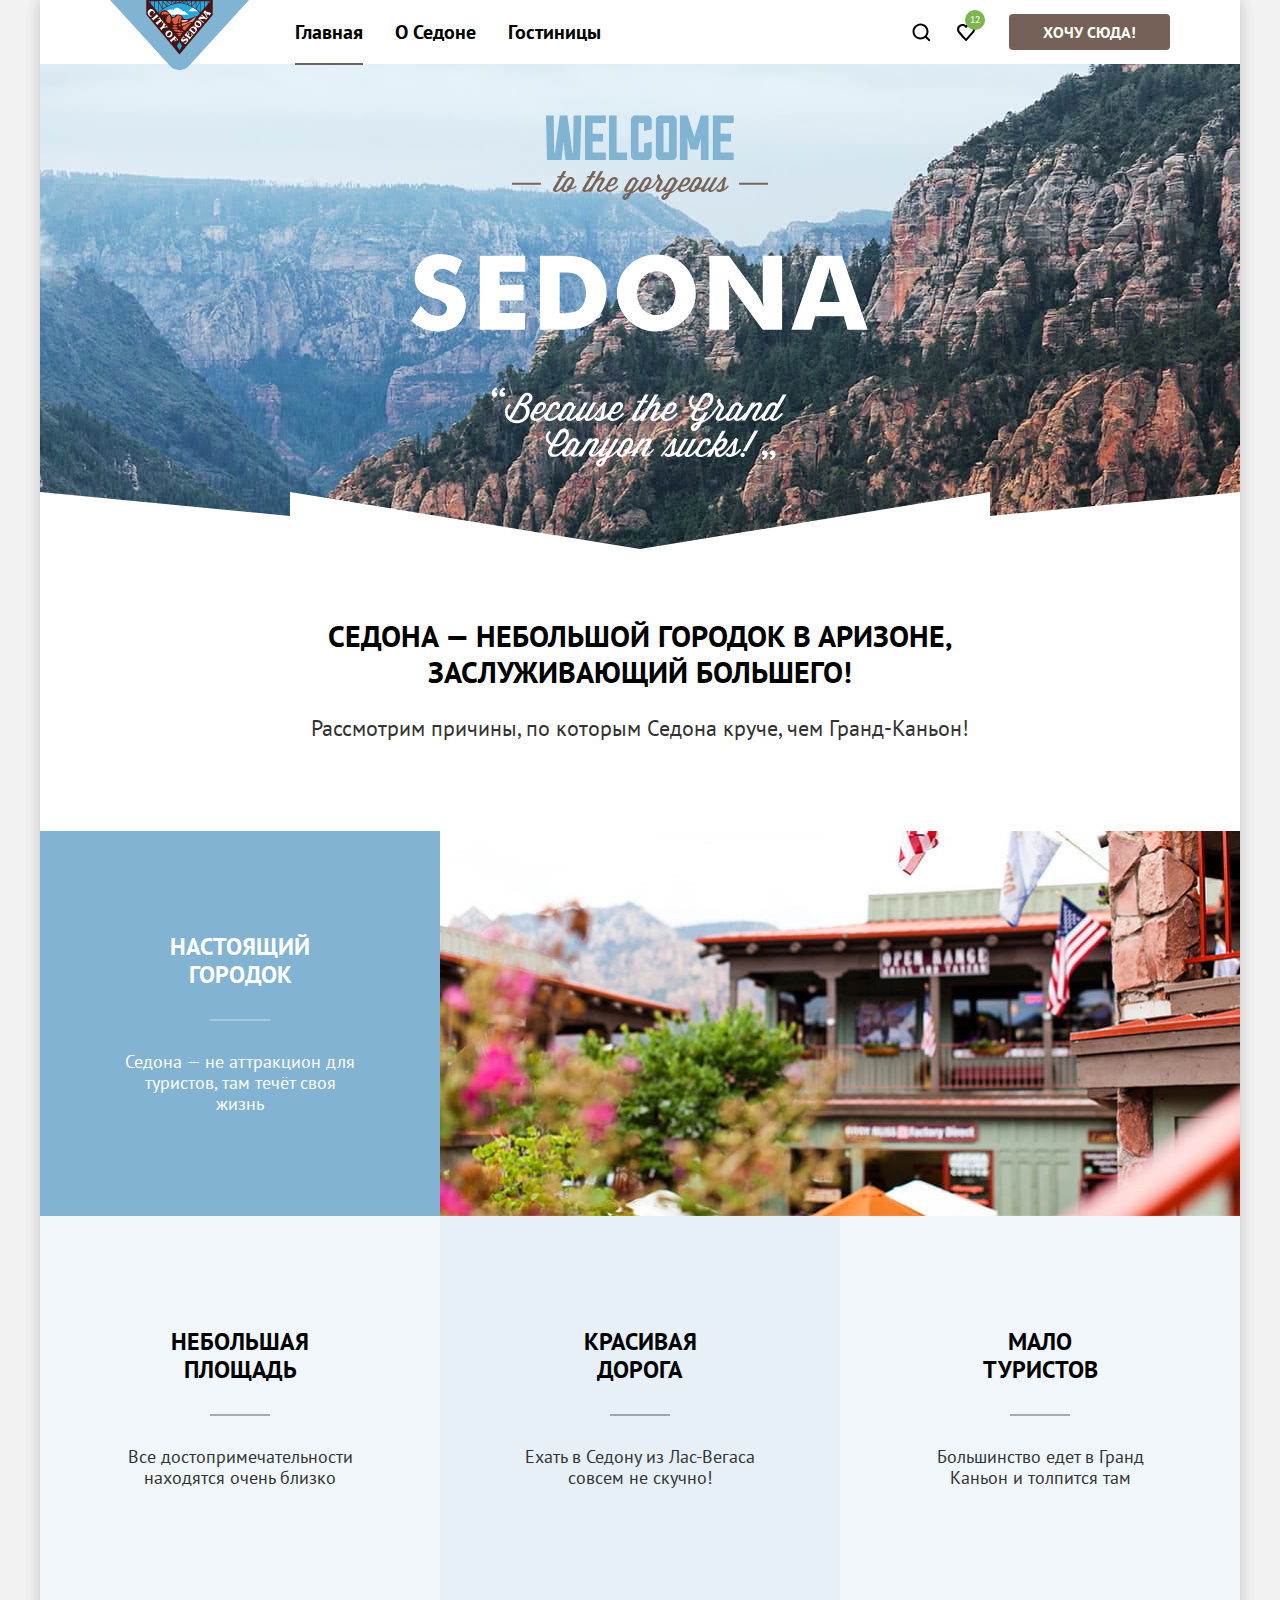
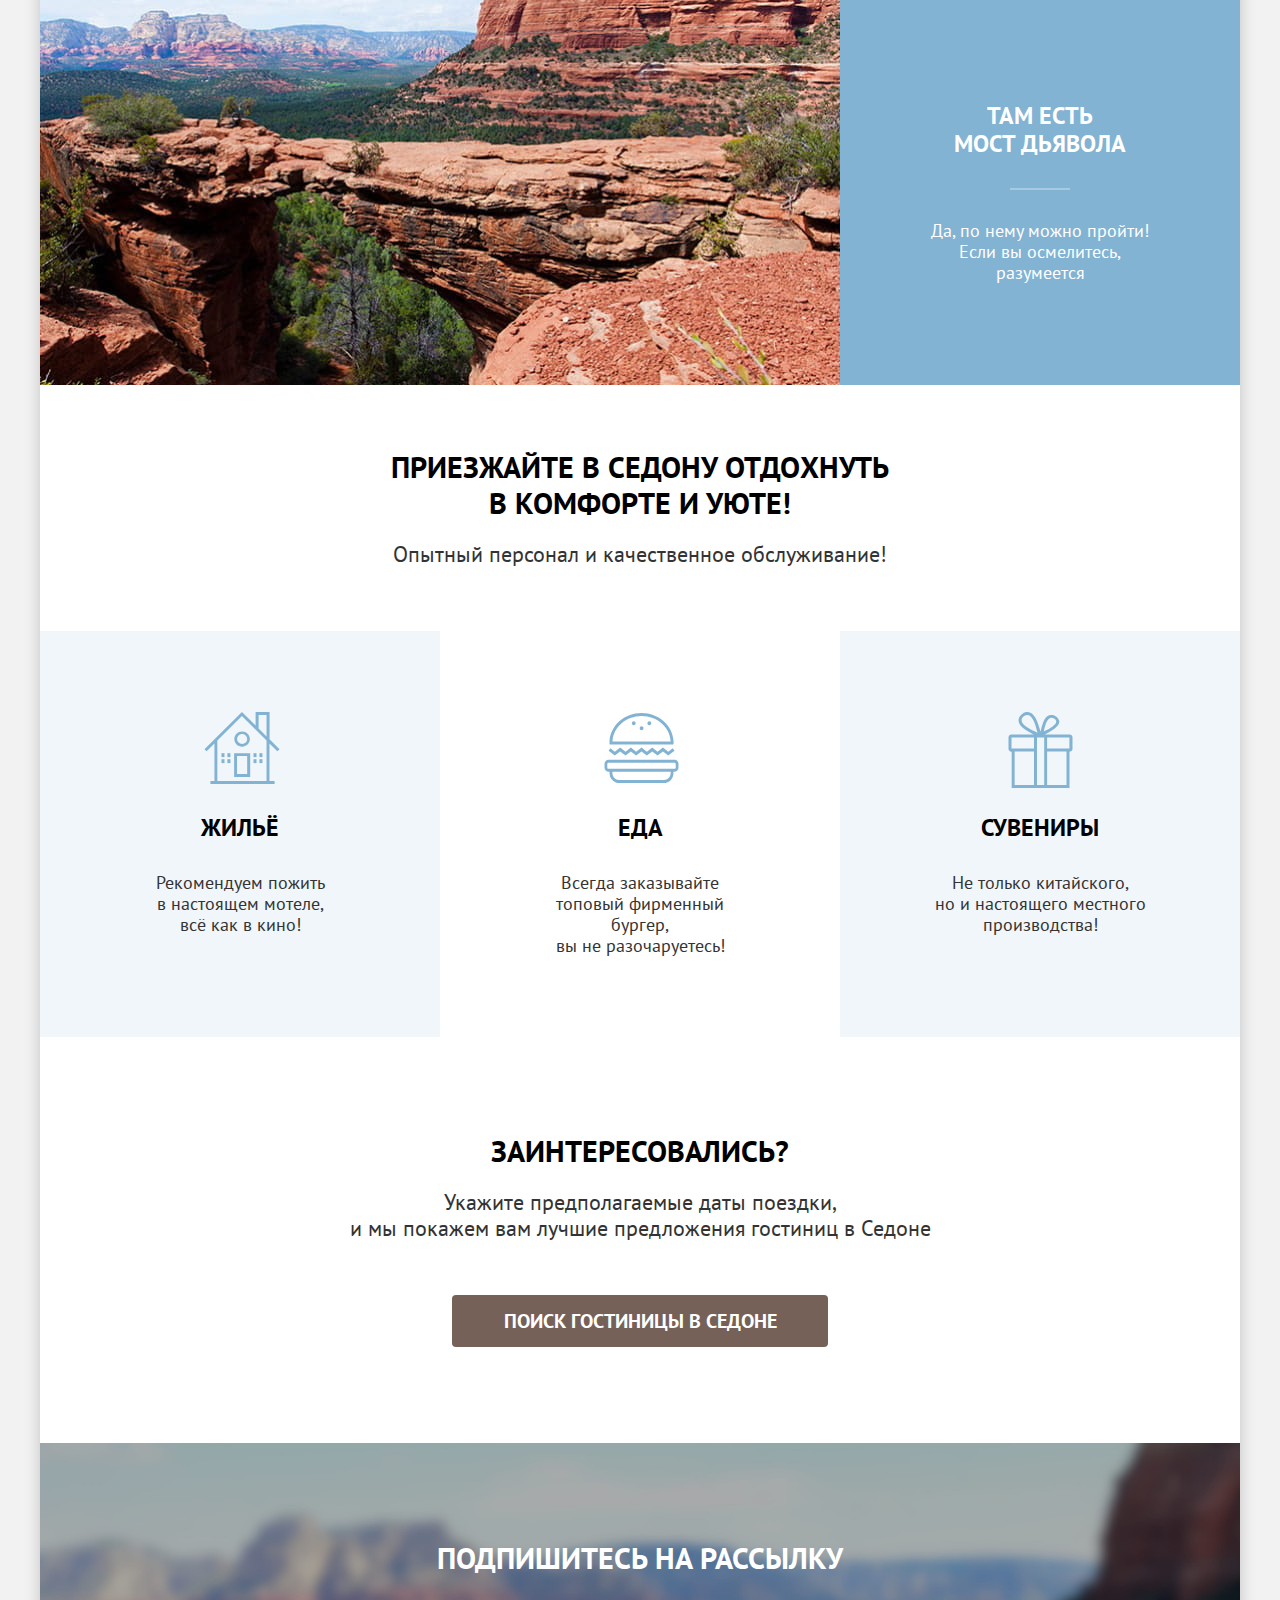
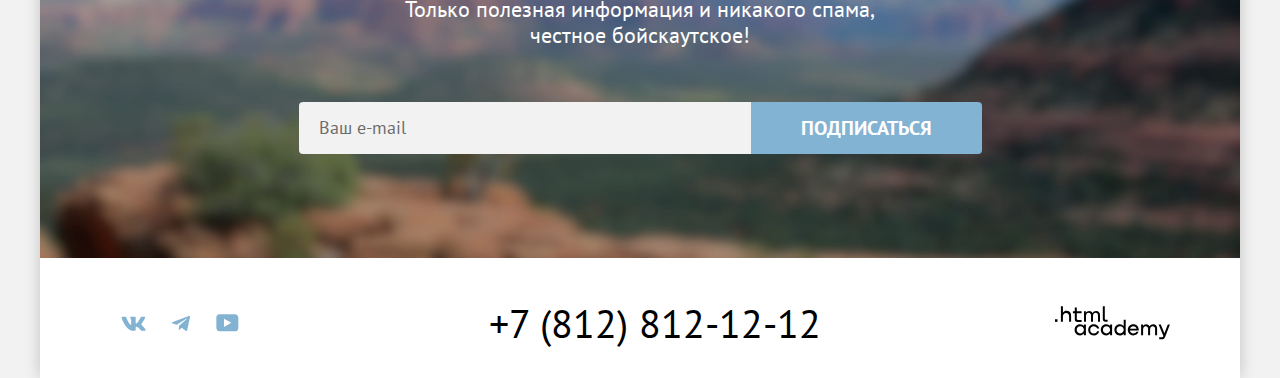
<file: index.html>
<!DOCTYPE html>
<html lang="ru">

  <head>
    <meta charset="utf-8">
    <meta name="viewport" content="width=device-width, initial-scale=1.0">
    <title>HTML Academy: Седона</title>
    <link rel="icon" type="image/png" sizes="32x32" href="images/favicon.png">
    <link rel="stylesheet" href="styles/styles.css">
  </head>

  <body>
    <header class="page-header" data-test="header">
      <nav class="navigation">
        <a class="page-header-logo" aria-current="page" href="index.html">
          <img src="images/header/logo.svg" alt="Логотип сайта Седона" width="140" height="70">
        </a>
        <ul class="navigation-list">
          <li class="navigation-item">
            <a class="navigation-link navigation-link-active" href="index.html">Главная</a>
          </li>
          <li class="navigation-item">
            <a class="navigation-link" href="#">О Седоне</a>
          </li>
          <li class="navigation-item">
            <a class="navigation-link" href="catalog.html">Гостиницы</a>
          </li>
        </ul>
        <ul class="navigation-list navigation-user">
          <li class="navigation-item">
            <a class="navigation-link" href="#">
              <svg class="navigation-icon-search" width="20" height="20" viewBox="0 0 20 20" fill="none"
                xmlns="http://www.w3.org/2000/svg">
                <path
                  d="M19.5 18.0083L15.8 14.3287C16.8 13.0359 17.5 11.3453 17.5 9.4558C17.5 5.08011 13.9 1.5 9.5 1.5C5.1 1.5 1.5 5.17956 1.5 9.55525C1.5 13.9309 5.1 17.511 9.5 17.511C11.3 17.511 13 16.9144 14.4 15.8204L18.1 19.5L19.5 18.0083ZM9.5 15.5221C6.2 15.5221 3.5 12.837 3.5 9.55525C3.5 6.27348 6.2 3.5884 9.5 3.5884C12.8 3.5884 15.5 6.27348 15.5 9.55525C15.5 12.837 12.8 15.5221 9.5 15.5221Z" />
              </svg>
              <span class="visually-hidden">Поиск</span>
            </a>
          </li>
          <li class="navigation-item">
            <a class="navigation-link navigation-link-like" href="#">
              <svg class="navigation-icon-like" width="20" height="20" viewBox="0 0 20 20" fill="none"
                xmlns="http://www.w3.org/2000/svg">
                <path
                  d="M9.9 19C9.6 19 9.3 18.9 9.1 18.6C3.7 12.5 2.4 11.1 2.1 10.7C1.4 9.8 1 8.6 1 7.4C1 4.4 3.4 2 6.5 2C7.8 2 9 2.5 10 3.3C11 2.5 12.3 2 13.5 2C16.5 2 19 4.4 19 7.4C19 8.7 18.5 9.9 17.7 10.8L10.7 18.7C10.5 18.9 10.3 19 9.9 19ZM3.9 9.5C4.2 9.9 7.4 13.5 10 16.4L16.2 9.4C16.7 8.9 16.9 8.2 16.9 7.4C16.9 5.6 15.4 4.1 13.6 4.1C12.6 4.1 11.6 4.6 10.9 5.4C10.6 5.7 10.3 5.8 10 5.8C9.7 5.8 9.4 5.6 9.2 5.4C8.5 4.6 7.5 4.1 6.5 4.1C4.7 4.1 3.2 5.6 3.2 7.4C3.1 8.3 3.5 9 3.9 9.5C3.8 9.5 3.8 9.5 3.9 9.5Z" />
              </svg>
              <span class="visually-hidden">Избранное</span>
              <span class="likes-number">12</span>
            </a>
          </li>
          <li class="navigation-item-button">
            <a class="navigation-button button" href="#">Хочу сюда!</a>
          </li>
        </ul>
      </nav>
    </header>
    <main class="main-index main-container" data-test="main">
      <section class="hero" data-test="hero">
        <h1 class="visually-hidden">Седона - небольшой городок в Аризоне</h1>
        <img class="hero-image" src="images/welcome.svg"
          alt="Welcome to the gorgeous. Sedona. 'Because the Grand Canyon sucks!'" width="800" height="352">
      </section>
      <section class="advantages" data-test="advantages">
        <h2 class="visually-hidden">Приемущества</h2>
        <p class="advantages-description">Седона — небольшой городок в Аризоне,<br> заслуживающий большего!</p>
        <p class="advantages-subtitle">Рассмотрим причины, по которым Седона круче, чем Гранд-Каньон!</p>
        <ul class="advantages-list">
          <li class="advantages-item advantages-item-bright">
            <div class="advantages-wrap-text advantages-wrap-text-first">
              <h3 class="advantages-item-title">Настоящий городок</h3>
              <p class="advantages-item-description">Седона — не аттракцион для туристов, там течёт своя жизнь</p>
            </div>
            <img class="advantages-item-img-first" src="images/real-town.jpg" alt="Здание в городе Седона" width="800"
              height="385">
          </li>
          <li class="advantages-item advantages-item-light">
            <div class="advantages-wrap-text advantages-wrap-text-center">
              <h3 class="advantages-item-title">Небольшая площадь</h3>
              <p class="advantages-item-description">Все достопримечательности находятся очень близко</p>
            </div>
          </li>
          <li class="advantages-item advantages-item-dark">
            <div class="advantages-wrap-text advantages-wrap-text-center">
              <h3 class="advantages-item-title">Красивая <br> дорога</h3>
              <p class="advantages-item-description">Ехать в Седону из Лас-Вегаса совсем не скучно!</p>
            </div>
          </li>
          <li class="advantages-item advantages-item-light">
            <div class="advantages-wrap-text advantages-wrap-text-center">
              <h3 class="advantages-item-title">Мало <br> туристов</h3>
              <p class="advantages-item-description">Большинство едет в Гранд Каньон и толпится там</p>
            </div>
          </li>
          <li class="advantages-item advantages-item-bright">
            <img class="advantages-item-img-end" src="images/canyon.jpg" alt="Панорама каньона" width="800"
              height="385">
            <div class="advantages-wrap-text advantages-wrap-text-end">
              <h3 class="advantages-item-title">Там есть <br> мост дьявола</h3>
              <p class="advantages-item-description">Да, по нему можно пройти! Если вы осмелитесь, разумеется</p>
            </div>
          </li>
        </ul>
      </section>
      <section class="service" data-test="service">
        <h2 class="visually-hidden">Сервис</h2>
        <p class="service-description">Приезжайте в Седону отдохнуть <br> в комфорте и уюте!</p>
        <p class="service-subtitle">Опытный персонал и качественное обслуживание!</p>
        <ul class="service-list">
          <li class="service-item service-item-light service-item-home">
            <h3 class="service-item-title">Жильё</h3>
            <p class="service-item-description">Рекомендуем пожить <br> в настоящем мотеле,<br> всё как в кино!</p>
          </li>
          <li class="service-item service-item-food">
            <h3 class="service-item-title">Еда</h3>
            <p class="service-item-description">Всегда заказывайте <br> топовый фирменный бургер,<br> вы не
              разочаруетесь!
            </p>
          </li>
          <li class="service-item service-item-light service-item-gift">
            <h3 class="service-item-title">Сувениры</h3>
            <p class="service-item-description">Не только китайского, <br> но и настоящего местного производства!</p>
          </li>
        </ul>
      </section>
      <section class="search" data-test="search">
        <h2 class="search-title">Заинтересовались?</h2>
        <p class="search-description">Укажите предполагаемые даты поездки, <br> и мы покажем вам лучшие предложения
          гостиниц в Седоне</p>
        <a class="search-button button" href="#">Поиск гостиницы в Седоне</a>
      </section>
      <section class="subscription subscription-index" data-test="subscribe">
        <h2 class="subscription-title">Подпишитесь на рассылку</h2>
        <p class="subscription-description">Только полезная информация и никакого спама,<br> честное бойскаутское!</p>
        <form class="subscription-form subscription-form-index" action="https://echo.htmlacademy.ru/" method="post">
          <label class="visually-hidden" for="subscription-email">Email</label>
          <input class="field" type="email" name="subscription-email" id="subscription-email" placeholder="Ваш e-mail"
            required>
          <button class="subscription-button button button-blue" type="submit">Подписаться</button>
        </form>
      </section>
    </main>
    <footer class="page-footer" data-test="footer">
      <section class="footer-contacts">
        <ul class="footer-social-list">
          <li class="footer-social-item">
            <a class="footer-social-item-link" href="https://vk.com/htmlacademy">
              <svg aria-hidden="true" focusable="false" width="25" height="15" viewBox="0 0 25 15" fill="none"
                xmlns="http://www.w3.org/2000/svg">
                <path fill-rule="evenodd" clip-rule="evenodd"
                  d="M24.1164 1.80445C24.2824 1.25845 24.1164 0.856445 23.3214 0.856445H20.6964C20.0284 0.856445 19.7204 1.20345 19.5534 1.58645C19.5534 1.58645 18.2184 4.78245 16.3274 6.85845C15.7154 7.46045 15.4374 7.65145 15.1034 7.65145C14.9364 7.65145 14.6854 7.46045 14.6854 6.91345V1.80445C14.6854 1.14845 14.5014 0.856445 13.9454 0.856445H9.81738C9.40038 0.856445 9.14938 1.16045 9.14938 1.44945C9.14938 2.07045 10.0954 2.21445 10.1924 3.96245V7.76045C10.1924 8.59345 10.0394 8.74444 9.70538 8.74444C8.81538 8.74444 6.65038 5.53345 5.36538 1.85945C5.11638 1.14445 4.86438 0.856445 4.19338 0.856445H1.56638C0.816382 0.856445 0.666382 1.20345 0.666382 1.58645C0.666382 2.26845 1.55638 5.65645 4.81138 10.1374C6.98138 13.1974 10.0364 14.8564 12.8194 14.8564C14.4884 14.8564 14.6944 14.4884 14.6944 13.8534V11.5404C14.6944 10.8034 14.8524 10.6564 15.3814 10.6564C15.7714 10.6564 16.4384 10.8484 17.9964 12.3234C19.7764 14.0724 20.0694 14.8564 21.0714 14.8564H23.6964C24.4464 14.8564 24.8224 14.4884 24.6064 13.7604C24.3684 13.0364 23.5184 11.9854 22.3914 10.7384C21.7794 10.0284 20.8614 9.26345 20.5824 8.88045C20.1934 8.38945 20.3044 8.17044 20.5824 7.73345C20.5824 7.73345 23.7824 3.30745 24.1154 1.80445H24.1164Z" />
              </svg>
              <span class="visually-hidden">ВКонтакте</span>
            </a>
          </li>
          <li class="footer-social-item">
            <a class="footer-social-item-link" href="https://t.me/htmlacademy">
              <svg aria-hidden="true" focusable="false" width="18" height="17" viewBox="0 0 18 17" fill="none"
                xmlns="http://www.w3.org/2000/svg">
                <path
                  d="M16.785 0.955705L0.840489 7.1042C-0.247661 7.54126 -0.241365 8.14828 0.640845 8.41897L4.73445 9.69597L14.2058 3.72014C14.6537 3.44766 15.0629 3.59424 14.7265 3.89281L7.05283 10.8183H7.05103L7.05283 10.8192L6.77045 15.0387C7.18413 15.0387 7.36669 14.8489 7.59871 14.625L9.58705 12.6915L13.7229 15.7464C14.4855 16.1664 15.0332 15.9506 15.2229 15.0405L17.9379 2.2453C18.2158 1.13107 17.5126 0.626562 16.785 0.955705Z" />
              </svg>
              <span class="visually-hidden">Телеграм</span>
            </a>
          </li>
          <li class="footer-social-item">
            <a class="footer-social-item-link" href="https://www.youtube.com/user/htmlacademyru">
              <svg aria-hidden="true" focusable="false" width="23" height="18" viewBox="0 0 23 18" fill="none"
                xmlns="http://www.w3.org/2000/svg">
                <path
                  d="M18.9402 0.356445H3.50738C1.64668 0.356445 0.333252 1.9502 0.333252 3.75645V13.8502C0.333252 15.7627 1.64668 17.3564 3.50738 17.3564H19.1591C20.8009 17.3564 22.3333 15.7627 22.3333 13.9564V3.75645C22.1143 1.9502 20.8009 0.356445 18.9402 0.356445ZM7.99494 12.8939V4.81894L15.3283 8.85645L7.99494 12.8939Z" />
              </svg>
              <span class="visually-hidden">Ютюб</span>
            </a>
          </li>
        </ul>
        <div class="footer-contacts-wrapper">
          <a class="footer-contacts-phone" href="tel:88128121212">+7 (812) 812-12-12</a>
        </div>
        <p class="footer-contacts-about">
          <a class="htmlacademy-link" href="https://htmlacademy.ru/">
            <svg role="img" aria-label="логотип HTML Академии" width="115" height="34" viewBox="0 0 115 34"
              xmlns="http://www.w3.org/2000/svg">
              <path d="M0 13.2564V15.8564H2.5V13.2564H0Z" />
              <path
                d="M11.6 4.85645C10 4.85645 8.8 5.55645 8 6.55645H7.9V0.356445H5.9V15.8564H7.9V10.5564C7.9 8.45645 9.2 6.95645 11.2 6.95645C13 6.95645 14.1 8.35645 14.1 10.1564V15.8564H16.1V9.75644C16.2 6.75644 14.3 4.85645 11.6 4.85645Z" />
              <path
                d="M26.6 5.15645H21.8V1.45645H19.8V5.25645H17.9V7.25645H19.8V13.2564C19.8 14.9564 20.8 15.9564 22.5 15.9564H26.6V13.9564H22.9C22.2 13.9564 21.8 13.5564 21.8 12.8564V7.15645H26.6V5.15645Z" />
              <path
                d="M41.1 4.95645C39.5 4.95645 38.2 5.75644 37.6 7.05645H37.5C36.9 5.85645 35.7 4.95645 34.1 4.95645C32.7 4.95645 31.6 5.75645 31 6.75645H30.9V5.15645H29V15.7564H31V10.3564C31 8.35645 32 6.85645 33.6 6.85645C35.1 6.85645 36 7.85645 36 9.45645V15.7564H38V10.1564C38 7.75645 39.4 6.85645 40.6 6.85645C42.1 6.85645 43 7.85645 43 9.45645V15.7564H45V9.25644C45.1 6.75644 43.6 4.95645 41.1 4.95645Z" />
              <path
                d="M47.8 13.0564C47.8 14.7564 48.8 15.7564 50.6 15.7564H52.6V13.7564H50.9C50.2 13.7564 49.8 13.3564 49.8 12.6564V0.356445H47.8V13.0564Z" />
              <path
                d="M28.9 20.0564C28 18.9564 26.7 18.2564 25 18.2564C21.9 18.2564 19.6 20.5564 19.6 23.8564C19.6 27.1564 21.9 29.4564 25 29.4564C26.8 29.4564 28 28.6564 28.8 27.5564H28.9V29.1564H30.9V18.5564H28.9V20.0564ZM25.3 27.4564C23.1 27.4564 21.7 25.8564 21.7 23.8564C21.7 21.8564 23.1 20.2564 25.3 20.2564C27.5 20.2564 28.9 21.8564 28.9 23.8564C28.9 25.7564 27.5 27.4564 25.3 27.4564Z" />
              <path
                d="M44.2 22.3564C43.7 19.9564 41.6 18.2564 38.8 18.2564C35.4 18.2564 33.2 20.7564 33.2 23.8564C33.2 26.9564 35.4 29.4564 38.8 29.4564C41.6 29.4564 43.7 27.6564 44.2 25.2564H42.1C41.7 26.5564 40.4 27.5564 38.8 27.5564C36.6 27.5564 35.2 25.9564 35.2 23.9564C35.2 21.9564 36.6 20.3564 38.8 20.3564C40.4 20.3564 41.6 21.3564 42.1 22.5564H44.2V22.3564Z" />
              <path
                d="M55.1 20.0564C54.2 18.9564 52.9 18.2564 51.2 18.2564C48.1 18.2564 45.8 20.5564 45.8 23.8564C45.8 27.1564 48.1 29.4564 51.2 29.4564C53 29.4564 54.2 28.6564 55 27.5564H55.1V29.1564H57.1V18.5564H55.1V20.0564ZM51.5 27.4564C49.3 27.4564 47.9 25.8564 47.9 23.8564C47.9 21.8564 49.3 20.2564 51.5 20.2564C53.7 20.2564 55.1 21.8564 55.1 23.8564C55.1 25.7564 53.6 27.4564 51.5 27.4564Z" />
              <path
                d="M68.7 20.1564C67.8 19.0564 66.5 18.2564 64.8 18.2564C61.7 18.2564 59.4 20.5564 59.4 23.8564C59.4 27.1564 61.6 29.4564 64.8 29.4564C66.5 29.4564 67.8 28.6564 68.6 27.6564H68.7V29.1564H70.7V13.7564H68.7V20.1564ZM65.1 27.4564C62.9 27.4564 61.5 25.8564 61.5 23.8564C61.5 21.8564 62.9 20.2564 65.1 20.2564C67.3 20.2564 68.7 21.8564 68.7 23.8564C68.6 25.8564 67.2 27.4564 65.1 27.4564Z" />
              <path
                d="M78.3 18.2564C75 18.2564 72.8 20.7564 72.8 23.8564C72.8 26.8564 74.9 29.4564 78.3 29.4564C80.8 29.4564 82.8 28.1564 83.5 25.8564H81.4C80.9 26.8564 79.8 27.4564 78.4 27.4564C76.5 27.4564 75.1 26.1564 75 24.5564H83.8C84 20.9564 81.8 18.2564 78.3 18.2564ZM78.3 20.1564C80 20.1564 81.3 21.1564 81.6 22.7564H75.1C75.4 21.2564 76.6 20.1564 78.3 20.1564Z" />
              <path
                d="M98.2 18.2564C96.6 18.2564 95.3 19.0564 94.6 20.2564H94.5C93.9 19.0564 92.7 18.2564 91.1 18.2564C89.7 18.2564 88.6 18.9564 88 20.0564V18.5564H86.1V29.1564H88.1V23.7564C88.1 21.7564 89.1 20.3564 90.7 20.2564C92.2 20.2564 93.1 21.2564 93.1 22.8564V29.1564H95.1V23.5564C95.1 21.1564 96.5 20.2564 97.7 20.2564C99.2 20.2564 100.1 21.2564 100.1 22.8564V29.1564H102.1V22.6564C102.2 20.0564 100.7 18.2564 98.2 18.2564Z" />
              <path
                d="M109.4 27.3564L105.8 18.4564H103.6L108.4 30.0564C108.1 30.9564 107.7 31.2564 106.7 31.2564H104.2V33.2564H106.7C108.5 33.2564 109.5 32.4564 110.2 30.6564L114.9 18.4564H112.8L109.4 27.3564Z" />
            </svg>
            <span class="visually-hidden">.html academy</span>
          </a>
        </p>
      </section>
    </footer>

    <div class="modal-container modal-container-close">
      <div class="modal">
        <button class="modal-close-button" type="button">
          <svg width="15" height="15" viewBox="0 0 15 15" fill="none" xmlns="http://www.w3.org/2000/svg">
            <path
              d="M14.4905 1.78288L13.1982 0.49057L7.49048 6.19826L1.78279 0.49057L0.490479 1.78288L6.19817 7.49057L0.490479 13.1983L1.78279 14.4906L7.49048 8.78288L13.1982 14.4906L14.4905 13.1983L8.78279 7.49057L14.4905 1.78288Z" />
          </svg>
          <span class="visually-hidden">Закрыть</span>
        </button>
        <section class="modal-content">
          <h2 class="modal-title">Поиск гостиницы в Седоне</h2>
          <form class="auth-form" action="https://echo.htmlacademy.ru/" method="post">
            <div class="field-group">
              <label class="form-label" for="check-in">
                Дата Заезда:
              </label>
              <div class="field-wrapper">
                <button class="calendar-button" type="button" aria-label="выбрать дату заезда"></button>
                <input class="field field-date" type="text" name="check-in" id="check-in" placeholder="27 апреля 2020"
                  required>
                <p class="message message-alert">Мы не можем отправить вас в прошлое.</p>
              </div>
            </div>
            <div class="field-group">
              <label class="form-label" for="check-out">
                Дата Выезда:
              </label>
              <div class="field-wrapper">
                <button class="calendar-button" type="button" aria-label="выбрать дату выезда"></button>
                <input class="field field-date" type="text" name="check-out" id="check-out"
                  placeholder="1 сентября 2023" required>
                <p class="message message-info">На эти даты есть свободные номера. Пока есть.</p>
              </div>
            </div>

            <div class="field-people-wrapper">
              <div class="field-group field-group-people">
                <label class="form-label" for="adult">
                  Взрослые:
                </label>
                <div class="input-container">
                  <button class="input-button" type="button" aria-label="уменьшить количество взрослых">
                    <svg width="14" height="2" viewBox="0 0 14 2" fill="none" xmlns="http://www.w3.org/2000/svg">
                      <path d="M0 0L0 2L14 2V0L0 0Z" />
                    </svg>
                  </button>
                  <button class="input-button plus-button" type="button" aria-label="увеличить количество взрослых">
                    <svg width="14" height="14" viewBox="0 0 14 14" fill="none" xmlns="http://www.w3.org/2000/svg">
                      <path d="M14 6H8V0H6V6H0V8H6V14H8V8H14V6Z" />
                    </svg>
                  </button>
                  <input class="field field-people" type="number" name="adult" id="adult" value="2" required>
                </div>
              </div>

              <div class="field-group field-group-people">
                <label class="form-label" for="children">Дети:</label>
                <div class="tooltip">
                  <button class="tooltip-toggle" type="button" aria-labelledby="tooltip-label-date"></button>
                  <span class="tooltip-text" role="tooltip" id="tooltip-label-date">Укажите количество детей, которые
                    будут с вами, возраст которых от 6 до 18 лет. Дети <br> до 6 лет размещаются бесплатно.</span>
                </div>
                <div class="input-container">
                  <button class="input-button input-button-children" type="button"
                    aria-label="уменьшить количество детей">
                    <svg width="14" height="2" viewBox="0 0 14 2" fill="none" xmlns="http://www.w3.org/2000/svg">
                      <path d="M0 0L0 2L14 2V0L0 0Z" />
                    </svg>
                  </button>
                  <button class="input-button plus-button plus-button-children" type="button"
                    aria-label="увеличить количество детей">
                    <svg width="14" height="14" viewBox="0 0 14 14" fill="none" xmlns="http://www.w3.org/2000/svg">
                      <path d="M14 6H8V0H6V6H0V8H6V14H8V8H14V6Z" />
                    </svg>
                  </button>
                  <input class="field field-people children" type="number" name="children" id="children" value="2">
                </div>
              </div>
            </div>

            <button class="button button-blue auth-form-button" type="submit">Найти</button>
          </form>
        </section>
      </div>
    </div>

  </body>

</html>
</file>
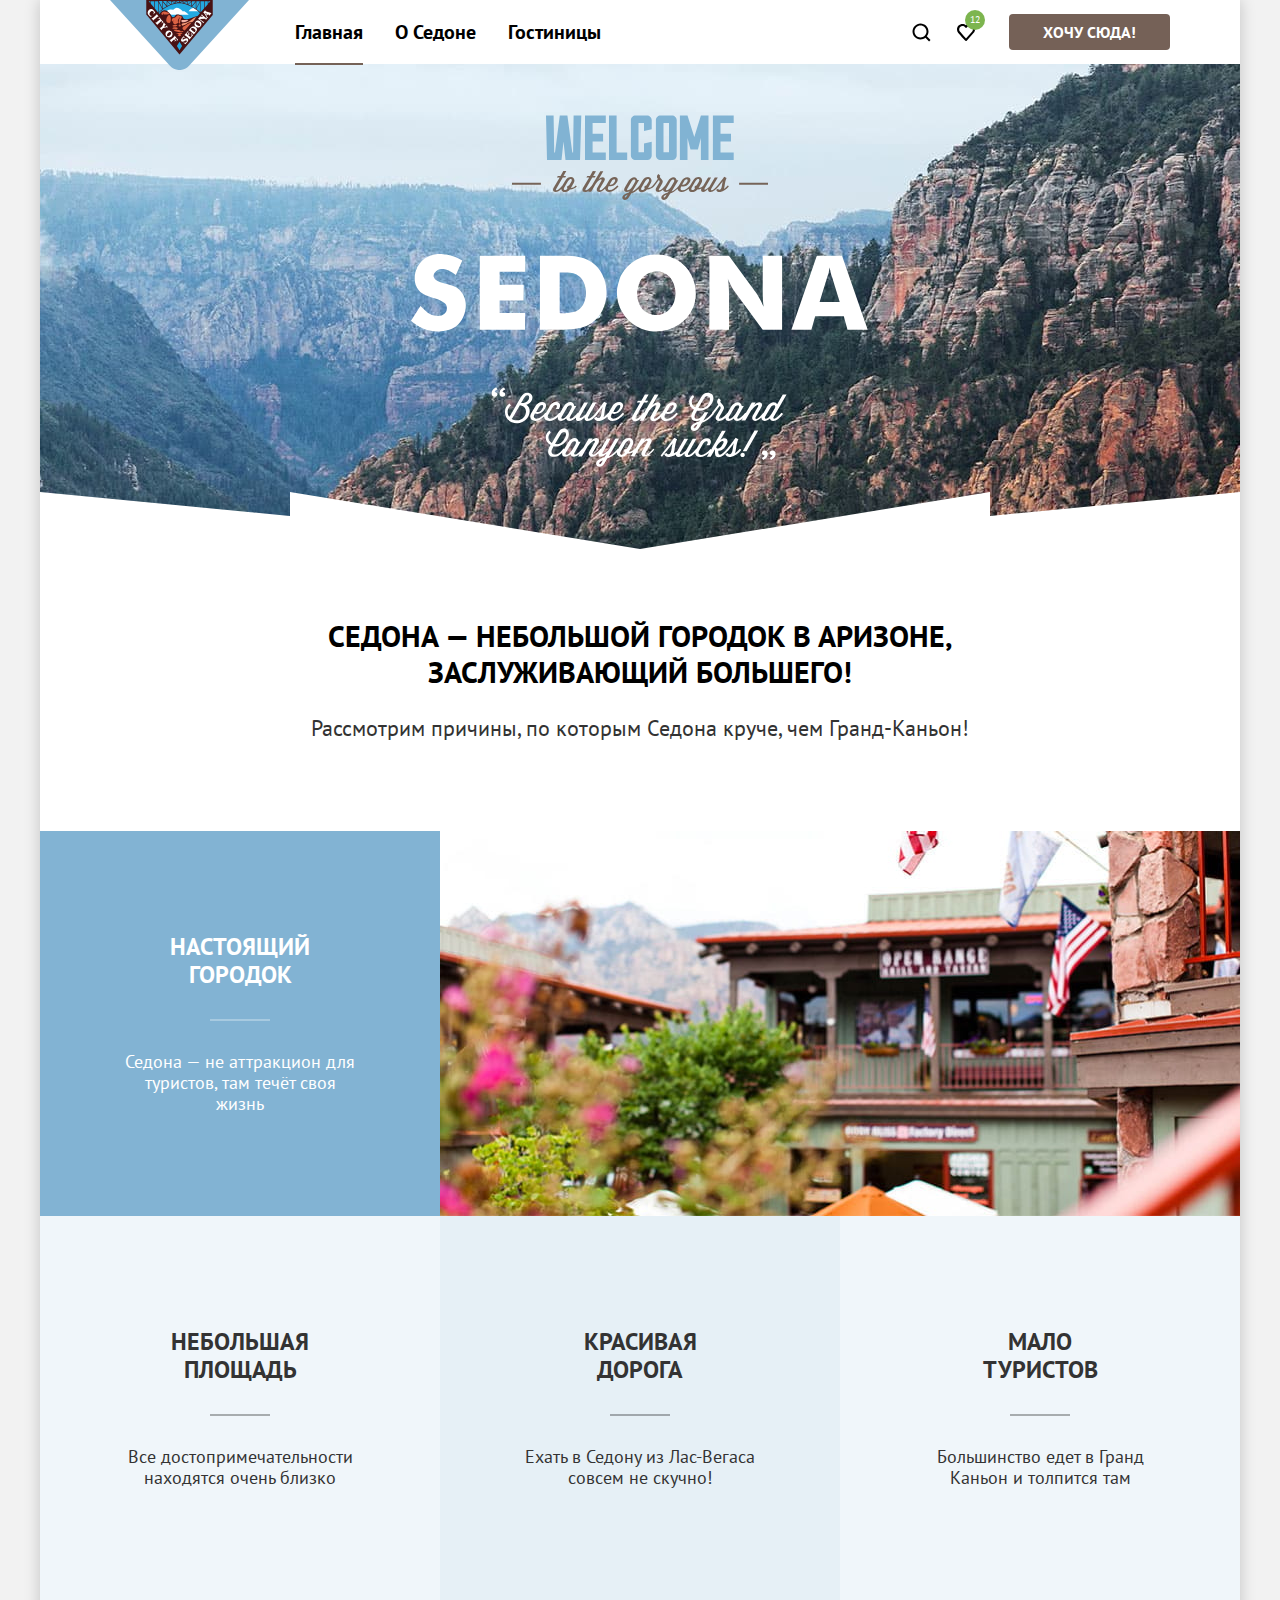
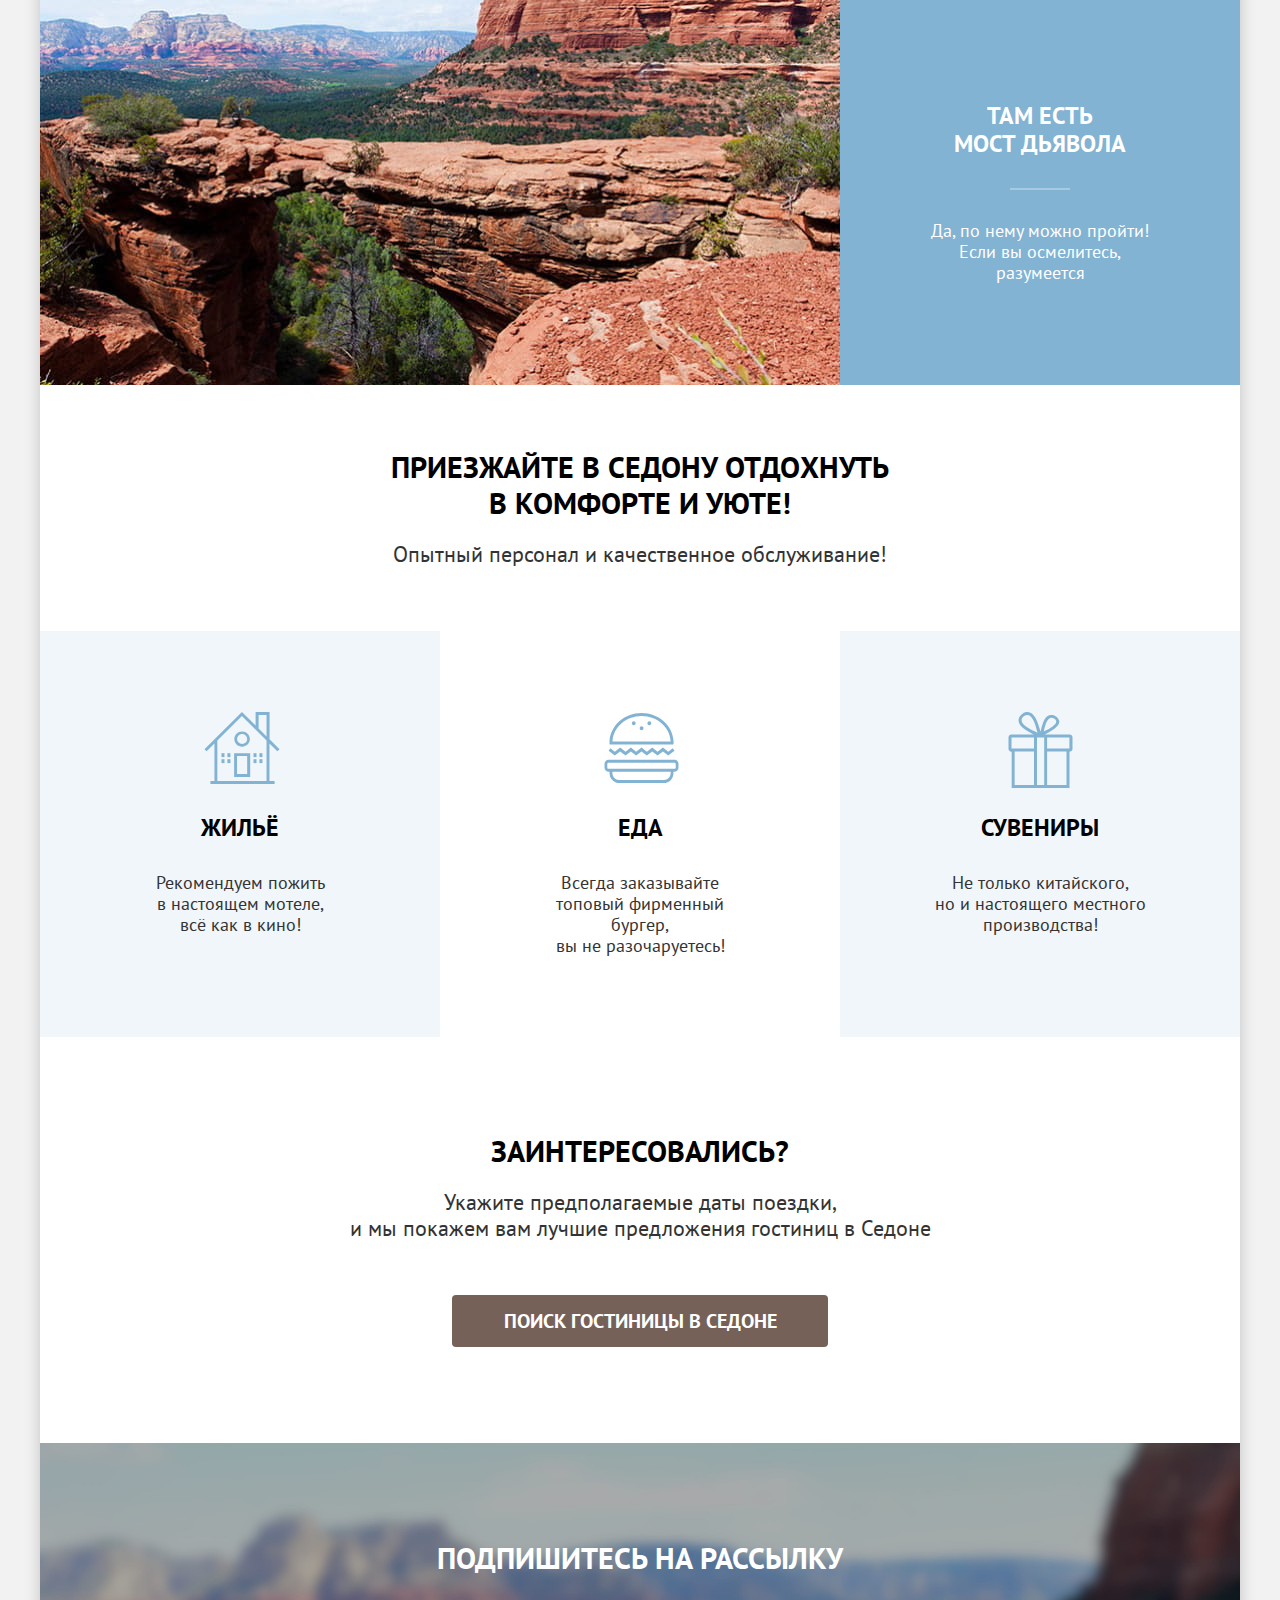
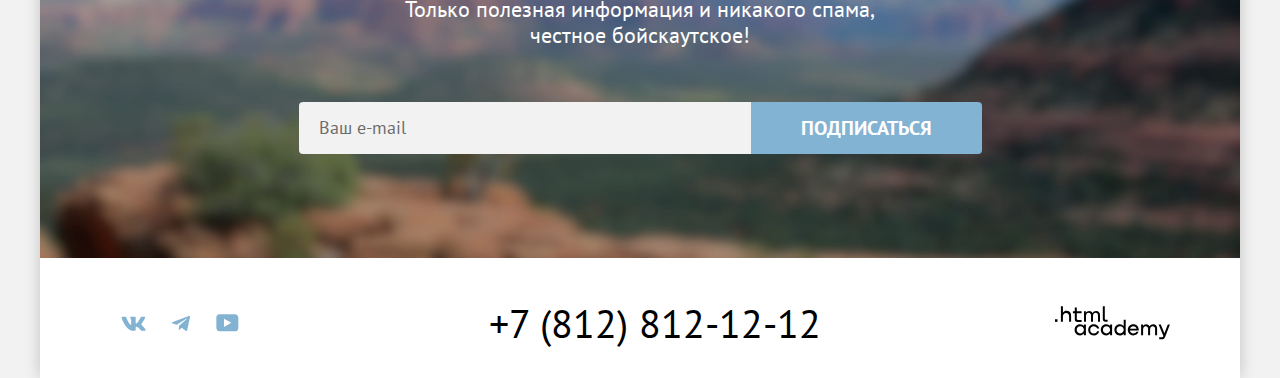
<file: 1/index.html>
<!DOCTYPE html>
<html lang="ru">

  <head>
    <meta charset="utf-8">
    <meta name="viewport" content="width=device-width, initial-scale=1.0">
    <title>HTML Academy: Седона</title>
    <link rel="icon" type="image/png" sizes="32x32" href="images/favicon.png">
    <link rel="stylesheet" href="styles/styles.css">
    <base href="https://htmlacademy-htmlcss.github.io/2436179-sedona-2/1/">
</head>

  <body>
    <header class="page-header" data-test="header">
      <nav class="navigation">
        <a class="page-header-logo" aria-current="page" href="index.html">
          <img src="images/header/logo.svg" alt="Логотип сайта Седона" width="140" height="70">
        </a>
        <ul class="navigation-list">
          <li class="navigation-item">
            <a class="navigation-link navigation-link-active" href="index.html">Главная</a>
          </li>
          <li class="navigation-item">
            <a class="navigation-link" href="#">О Седоне</a>
          </li>
          <li class="navigation-item">
            <a class="navigation-link" href="catalog.html">Гостиницы</a>
          </li>
        </ul>
        <ul class="navigation-list navigation-user">
          <li class="navigation-item">
            <a class="navigation-link" href="#">
              <svg class="navigation-icon-search" width="20" height="20" viewBox="0 0 20 20" fill="none"
                xmlns="http://www.w3.org/2000/svg">
                <path
                  d="M19.5 18.0083L15.8 14.3287C16.8 13.0359 17.5 11.3453 17.5 9.4558C17.5 5.08011 13.9 1.5 9.5 1.5C5.1 1.5 1.5 5.17956 1.5 9.55525C1.5 13.9309 5.1 17.511 9.5 17.511C11.3 17.511 13 16.9144 14.4 15.8204L18.1 19.5L19.5 18.0083ZM9.5 15.5221C6.2 15.5221 3.5 12.837 3.5 9.55525C3.5 6.27348 6.2 3.5884 9.5 3.5884C12.8 3.5884 15.5 6.27348 15.5 9.55525C15.5 12.837 12.8 15.5221 9.5 15.5221Z" />
              </svg>
              <span class="visually-hidden">Поиск</span>
            </a>
          </li>
          <li class="navigation-item">
            <a class="navigation-link navigation-link-like" href="#">
              <svg class="navigation-icon-like" width="20" height="20" viewBox="0 0 20 20" fill="none"
                xmlns="http://www.w3.org/2000/svg">
                <path
                  d="M9.9 19C9.6 19 9.3 18.9 9.1 18.6C3.7 12.5 2.4 11.1 2.1 10.7C1.4 9.8 1 8.6 1 7.4C1 4.4 3.4 2 6.5 2C7.8 2 9 2.5 10 3.3C11 2.5 12.3 2 13.5 2C16.5 2 19 4.4 19 7.4C19 8.7 18.5 9.9 17.7 10.8L10.7 18.7C10.5 18.9 10.3 19 9.9 19ZM3.9 9.5C4.2 9.9 7.4 13.5 10 16.4L16.2 9.4C16.7 8.9 16.9 8.2 16.9 7.4C16.9 5.6 15.4 4.1 13.6 4.1C12.6 4.1 11.6 4.6 10.9 5.4C10.6 5.7 10.3 5.8 10 5.8C9.7 5.8 9.4 5.6 9.2 5.4C8.5 4.6 7.5 4.1 6.5 4.1C4.7 4.1 3.2 5.6 3.2 7.4C3.1 8.3 3.5 9 3.9 9.5C3.8 9.5 3.8 9.5 3.9 9.5Z" />
              </svg>
              <span class="visually-hidden">Избранное</span>
              <span class="likes-number">12</span>
            </a>
          </li>
          <li class="navigation-item-button">
            <a class="navigation-button button" href="#">Хочу сюда!</a>
          </li>
        </ul>
      </nav>
    </header>
    <main class="main-index main-container" data-test="main">
      <section class="hero" data-test="hero">
        <h1 class="visually-hidden">Седона - небольшой городок в Аризоне</h1>
        <img class="hero-image" src="images/welcome.svg"
          alt="Welcome to the gorgeous. Sedona. 'Because the Grand Canyon sucks!'" width="800" height="352">
      </section>
      <section class="advantages" data-test="advantages">
        <h2 class="visually-hidden">Приемущества</h2>
        <p class="advantages-description">Седона — небольшой городок в Аризоне,<br> заслуживающий большего!</p>
        <p class="advantages-subtitle">Рассмотрим причины, по которым Седона круче, чем Гранд-Каньон!</p>
        <ul class="advantages-list">
          <li class="advantages-item advantages-item-bright">
            <div class="advantages-wrap-text advantages-wrap-text-first">
              <h3 class="advantages-item-title">Настоящий городок</h3>
              <p class="advantages-item-description">Седона — не аттракцион для туристов, там течёт своя жизнь</p>
            </div>
            <img class="advantages-item-img-first" src="images/real-town.jpg" alt="Здание в городе Седона" width="800"
              height="385">
          </li>
          <li class="advantages-item advantages-item-light">
            <div class="advantages-wrap-text advantages-wrap-text-center">
              <h3 class="advantages-item-title">Небольшая площадь</h3>
              <p class="advantages-item-description">Все достопримечательности находятся очень близко</p>
            </div>
          </li>
          <li class="advantages-item advantages-item-dark">
            <div class="advantages-wrap-text advantages-wrap-text-center">
              <h3 class="advantages-item-title">Красивая <br> дорога</h3>
              <p class="advantages-item-description">Ехать в Седону из Лас-Вегаса совсем не скучно!</p>
            </div>
          </li>
          <li class="advantages-item advantages-item-light">
            <div class="advantages-wrap-text advantages-wrap-text-center">
              <h3 class="advantages-item-title">Мало <br> туристов</h3>
              <p class="advantages-item-description">Большинство едет в Гранд Каньон и толпится там</p>
            </div>
          </li>
          <li class="advantages-item advantages-item-bright">
            <img class="advantages-item-img-end" src="images/canyon.jpg" alt="Панорама каньона" width="800"
              height="385">
            <div class="advantages-wrap-text advantages-wrap-text-end">
              <h3 class="advantages-item-title">Там есть <br> мост дьявола</h3>
              <p class="advantages-item-description">Да, по нему можно пройти! Если вы осмелитесь, разумеется</p>
            </div>
          </li>
        </ul>
      </section>
      <section class="service" data-test="service">
        <h2 class="visually-hidden">Сервис</h2>
        <p class="service-description">Приезжайте в Седону отдохнуть <br> в комфорте и уюте!</p>
        <p class="service-subtitle">Опытный персонал и качественное обслуживание!</p>
        <ul class="service-list">
          <li class="service-item service-item-light service-item-home">
            <h3 class="service-item-title">Жильё</h3>
            <p class="service-item-description">Рекомендуем пожить <br> в настоящем мотеле,<br> всё как в кино!</p>
          </li>
          <li class="service-item service-item-food">
            <h3 class="service-item-title">Еда</h3>
            <p class="service-item-description">Всегда заказывайте <br> топовый фирменный бургер,<br> вы не
              разочаруетесь!
            </p>
          </li>
          <li class="service-item service-item-light service-item-gift">
            <h3 class="service-item-title">Сувениры</h3>
            <p class="service-item-description">Не только китайского, <br> но и настоящего местного производства!</p>
          </li>
        </ul>
      </section>
      <section class="search" data-test="search">
        <h2 class="search-title">Заинтересовались?</h2>
        <p class="search-description">Укажите предполагаемые даты поездки, <br> и мы покажем вам лучшие предложения
          гостиниц в Седоне</p>
        <a class="search-button button" href="#">Поиск гостиницы в Седоне</a>
      </section>
      <section class="subscription subscription-index" data-test="subscribe">
        <h2 class="subscription-title">Подпишитесь на рассылку</h2>
        <p class="subscription-description">Только полезная информация и никакого спама,<br> честное бойскаутское!</p>
        <form class="subscription-form subscription-form-index" action="https://echo.htmlacademy.ru/" method="post">
          <label class="visually-hidden" for="subscription-email">Email</label>
          <input class="field" type="email" name="subscription-email" id="subscription-email" placeholder="Ваш e-mail"
            required>
          <button class="subscription-button button button-blue" type="submit">Подписаться</button>
        </form>
      </section>
    </main>
    <footer class="page-footer" data-test="footer">
      <section class="footer-contacts">
        <ul class="footer-social-list">
          <li class="footer-social-item">
            <a class="footer-social-item-link" href="https://vk.com/htmlacademy">
              <svg aria-hidden="true" focusable="false" width="25" height="15" viewBox="0 0 25 15" fill="none"
                xmlns="http://www.w3.org/2000/svg">
                <path fill-rule="evenodd" clip-rule="evenodd"
                  d="M24.1164 1.80445C24.2824 1.25845 24.1164 0.856445 23.3214 0.856445H20.6964C20.0284 0.856445 19.7204 1.20345 19.5534 1.58645C19.5534 1.58645 18.2184 4.78245 16.3274 6.85845C15.7154 7.46045 15.4374 7.65145 15.1034 7.65145C14.9364 7.65145 14.6854 7.46045 14.6854 6.91345V1.80445C14.6854 1.14845 14.5014 0.856445 13.9454 0.856445H9.81738C9.40038 0.856445 9.14938 1.16045 9.14938 1.44945C9.14938 2.07045 10.0954 2.21445 10.1924 3.96245V7.76045C10.1924 8.59345 10.0394 8.74444 9.70538 8.74444C8.81538 8.74444 6.65038 5.53345 5.36538 1.85945C5.11638 1.14445 4.86438 0.856445 4.19338 0.856445H1.56638C0.816382 0.856445 0.666382 1.20345 0.666382 1.58645C0.666382 2.26845 1.55638 5.65645 4.81138 10.1374C6.98138 13.1974 10.0364 14.8564 12.8194 14.8564C14.4884 14.8564 14.6944 14.4884 14.6944 13.8534V11.5404C14.6944 10.8034 14.8524 10.6564 15.3814 10.6564C15.7714 10.6564 16.4384 10.8484 17.9964 12.3234C19.7764 14.0724 20.0694 14.8564 21.0714 14.8564H23.6964C24.4464 14.8564 24.8224 14.4884 24.6064 13.7604C24.3684 13.0364 23.5184 11.9854 22.3914 10.7384C21.7794 10.0284 20.8614 9.26345 20.5824 8.88045C20.1934 8.38945 20.3044 8.17044 20.5824 7.73345C20.5824 7.73345 23.7824 3.30745 24.1154 1.80445H24.1164Z" />
              </svg>
              <span class="visually-hidden">ВКонтакте</span>
            </a>
          </li>
          <li class="footer-social-item">
            <a class="footer-social-item-link" href="https://t.me/htmlacademy">
              <svg aria-hidden="true" focusable="false" width="18" height="17" viewBox="0 0 18 17" fill="none"
                xmlns="http://www.w3.org/2000/svg">
                <path
                  d="M16.785 0.955705L0.840489 7.1042C-0.247661 7.54126 -0.241365 8.14828 0.640845 8.41897L4.73445 9.69597L14.2058 3.72014C14.6537 3.44766 15.0629 3.59424 14.7265 3.89281L7.05283 10.8183H7.05103L7.05283 10.8192L6.77045 15.0387C7.18413 15.0387 7.36669 14.8489 7.59871 14.625L9.58705 12.6915L13.7229 15.7464C14.4855 16.1664 15.0332 15.9506 15.2229 15.0405L17.9379 2.2453C18.2158 1.13107 17.5126 0.626562 16.785 0.955705Z" />
              </svg>
              <span class="visually-hidden">Телеграм</span>
            </a>
          </li>
          <li class="footer-social-item">
            <a class="footer-social-item-link" href="https://www.youtube.com/user/htmlacademyru">
              <svg aria-hidden="true" focusable="false" width="23" height="18" viewBox="0 0 23 18" fill="none"
                xmlns="http://www.w3.org/2000/svg">
                <path
                  d="M18.9402 0.356445H3.50738C1.64668 0.356445 0.333252 1.9502 0.333252 3.75645V13.8502C0.333252 15.7627 1.64668 17.3564 3.50738 17.3564H19.1591C20.8009 17.3564 22.3333 15.7627 22.3333 13.9564V3.75645C22.1143 1.9502 20.8009 0.356445 18.9402 0.356445ZM7.99494 12.8939V4.81894L15.3283 8.85645L7.99494 12.8939Z" />
              </svg>
              <span class="visually-hidden">Ютюб</span>
            </a>
          </li>
        </ul>
        <div class="footer-contacts-wrapper">
          <a class="footer-contacts-phone" href="tel:88128121212">+7 (812) 812-12-12</a>
        </div>
        <p class="footer-contacts-about">
          <a class="htmlacademy-link" href="https://htmlacademy.ru/">
            <svg role="img" aria-label="логотип HTML Академии" width="115" height="34" viewBox="0 0 115 34"
              xmlns="http://www.w3.org/2000/svg">
              <path d="M0 13.2564V15.8564H2.5V13.2564H0Z" />
              <path
                d="M11.6 4.85645C10 4.85645 8.8 5.55645 8 6.55645H7.9V0.356445H5.9V15.8564H7.9V10.5564C7.9 8.45645 9.2 6.95645 11.2 6.95645C13 6.95645 14.1 8.35645 14.1 10.1564V15.8564H16.1V9.75644C16.2 6.75644 14.3 4.85645 11.6 4.85645Z" />
              <path
                d="M26.6 5.15645H21.8V1.45645H19.8V5.25645H17.9V7.25645H19.8V13.2564C19.8 14.9564 20.8 15.9564 22.5 15.9564H26.6V13.9564H22.9C22.2 13.9564 21.8 13.5564 21.8 12.8564V7.15645H26.6V5.15645Z" />
              <path
                d="M41.1 4.95645C39.5 4.95645 38.2 5.75644 37.6 7.05645H37.5C36.9 5.85645 35.7 4.95645 34.1 4.95645C32.7 4.95645 31.6 5.75645 31 6.75645H30.9V5.15645H29V15.7564H31V10.3564C31 8.35645 32 6.85645 33.6 6.85645C35.1 6.85645 36 7.85645 36 9.45645V15.7564H38V10.1564C38 7.75645 39.4 6.85645 40.6 6.85645C42.1 6.85645 43 7.85645 43 9.45645V15.7564H45V9.25644C45.1 6.75644 43.6 4.95645 41.1 4.95645Z" />
              <path
                d="M47.8 13.0564C47.8 14.7564 48.8 15.7564 50.6 15.7564H52.6V13.7564H50.9C50.2 13.7564 49.8 13.3564 49.8 12.6564V0.356445H47.8V13.0564Z" />
              <path
                d="M28.9 20.0564C28 18.9564 26.7 18.2564 25 18.2564C21.9 18.2564 19.6 20.5564 19.6 23.8564C19.6 27.1564 21.9 29.4564 25 29.4564C26.8 29.4564 28 28.6564 28.8 27.5564H28.9V29.1564H30.9V18.5564H28.9V20.0564ZM25.3 27.4564C23.1 27.4564 21.7 25.8564 21.7 23.8564C21.7 21.8564 23.1 20.2564 25.3 20.2564C27.5 20.2564 28.9 21.8564 28.9 23.8564C28.9 25.7564 27.5 27.4564 25.3 27.4564Z" />
              <path
                d="M44.2 22.3564C43.7 19.9564 41.6 18.2564 38.8 18.2564C35.4 18.2564 33.2 20.7564 33.2 23.8564C33.2 26.9564 35.4 29.4564 38.8 29.4564C41.6 29.4564 43.7 27.6564 44.2 25.2564H42.1C41.7 26.5564 40.4 27.5564 38.8 27.5564C36.6 27.5564 35.2 25.9564 35.2 23.9564C35.2 21.9564 36.6 20.3564 38.8 20.3564C40.4 20.3564 41.6 21.3564 42.1 22.5564H44.2V22.3564Z" />
              <path
                d="M55.1 20.0564C54.2 18.9564 52.9 18.2564 51.2 18.2564C48.1 18.2564 45.8 20.5564 45.8 23.8564C45.8 27.1564 48.1 29.4564 51.2 29.4564C53 29.4564 54.2 28.6564 55 27.5564H55.1V29.1564H57.1V18.5564H55.1V20.0564ZM51.5 27.4564C49.3 27.4564 47.9 25.8564 47.9 23.8564C47.9 21.8564 49.3 20.2564 51.5 20.2564C53.7 20.2564 55.1 21.8564 55.1 23.8564C55.1 25.7564 53.6 27.4564 51.5 27.4564Z" />
              <path
                d="M68.7 20.1564C67.8 19.0564 66.5 18.2564 64.8 18.2564C61.7 18.2564 59.4 20.5564 59.4 23.8564C59.4 27.1564 61.6 29.4564 64.8 29.4564C66.5 29.4564 67.8 28.6564 68.6 27.6564H68.7V29.1564H70.7V13.7564H68.7V20.1564ZM65.1 27.4564C62.9 27.4564 61.5 25.8564 61.5 23.8564C61.5 21.8564 62.9 20.2564 65.1 20.2564C67.3 20.2564 68.7 21.8564 68.7 23.8564C68.6 25.8564 67.2 27.4564 65.1 27.4564Z" />
              <path
                d="M78.3 18.2564C75 18.2564 72.8 20.7564 72.8 23.8564C72.8 26.8564 74.9 29.4564 78.3 29.4564C80.8 29.4564 82.8 28.1564 83.5 25.8564H81.4C80.9 26.8564 79.8 27.4564 78.4 27.4564C76.5 27.4564 75.1 26.1564 75 24.5564H83.8C84 20.9564 81.8 18.2564 78.3 18.2564ZM78.3 20.1564C80 20.1564 81.3 21.1564 81.6 22.7564H75.1C75.4 21.2564 76.6 20.1564 78.3 20.1564Z" />
              <path
                d="M98.2 18.2564C96.6 18.2564 95.3 19.0564 94.6 20.2564H94.5C93.9 19.0564 92.7 18.2564 91.1 18.2564C89.7 18.2564 88.6 18.9564 88 20.0564V18.5564H86.1V29.1564H88.1V23.7564C88.1 21.7564 89.1 20.3564 90.7 20.2564C92.2 20.2564 93.1 21.2564 93.1 22.8564V29.1564H95.1V23.5564C95.1 21.1564 96.5 20.2564 97.7 20.2564C99.2 20.2564 100.1 21.2564 100.1 22.8564V29.1564H102.1V22.6564C102.2 20.0564 100.7 18.2564 98.2 18.2564Z" />
              <path
                d="M109.4 27.3564L105.8 18.4564H103.6L108.4 30.0564C108.1 30.9564 107.7 31.2564 106.7 31.2564H104.2V33.2564H106.7C108.5 33.2564 109.5 32.4564 110.2 30.6564L114.9 18.4564H112.8L109.4 27.3564Z" />
            </svg>
            <span class="visually-hidden">.html academy</span>
          </a>
        </p>
      </section>
    </footer>

    <div class="modal-container modal-container-close">
      <div class="modal">
        <button class="modal-close-button">
          <svg width="15" height="15" viewBox="0 0 15 15" fill="none" xmlns="http://www.w3.org/2000/svg">
            <path
              d="M14.4905 1.78288L13.1982 0.49057L7.49048 6.19826L1.78279 0.49057L0.490479 1.78288L6.19817 7.49057L0.490479 13.1983L1.78279 14.4906L7.49048 8.78288L13.1982 14.4906L14.4905 13.1983L8.78279 7.49057L14.4905 1.78288Z" />
          </svg>
          <span class="visually-hidden">Закрыть</span>
        </button>
        <section class="modal-content">
          <h2 class="modal-title">Поиск гостиницы в Седоне</h2>
          <form class="auth-form" action="https://echo.htmlacademy.ru/" method="post">
            <div class="field-group">
              <label class="form-label" for="check-in">
                Дата Заезда:
              </label>
              <div class="field-wrapper">
                <button class="calendar-button" type="button" aria-label="выбрать дату заезда"></button>
                <input class="field field-date" type="text" name="check-in" id="check-in" placeholder="27 апреля 2020"
                  required>
                <p class="message message-alert">Мы не можем отправить вас в прошлое.</p>
              </div>
            </div>
            <div class="field-group">
              <label class="form-label" for="check-out">
                Дата Выезда:
              </label>
              <div class="field-wrapper">
                <button class="calendar-button" type="button" aria-label="выбрать дату выезда"></button>
                <input class="field field-date" type="text" name="check-out" id="check-out"
                  placeholder="1 сентября 2023" required>
                <p class="message message-info">На эти даты есть свободные номера. Пока есть.</p>
              </div>
            </div>

            <div class="field-people-wrapper">
              <div class="field-group field-group-people">
                <label class="form-label" for="adult">
                  Взрослые:
                </label>
                <div class="input-container">
                  <button class="input-button" type="button" aria-label="уменьшить количество взрослых">
                    <svg width="14" height="2" viewBox="0 0 14 2" fill="none" xmlns="http://www.w3.org/2000/svg">
                      <path d="M0 0L0 2L14 2V0L0 0Z" />
                    </svg>
                  </button>
                  <button class="input-button plus-button" type="button" aria-label="увеличить количество взрослых">
                    <svg width="14" height="14" viewBox="0 0 14 14" fill="none" xmlns="http://www.w3.org/2000/svg">
                      <path d="M14 6H8V0H6V6H0V8H6V14H8V8H14V6Z" />
                    </svg>
                  </button>
                  <input class="field field-people" type="number" name="adult" id="adult" value="2" required>
                </div>
              </div>

              <div class="field-group field-group-people">
                <label class="form-label" for="children">Дети:</label>
                <div class="tooltip">
                  <button class="tooltip-toggle" type="button" aria-labelledby="tooltip-label-date"></button>
                  <span class="tooltip-text" role="tooltip" id="tooltip-label-date">Укажите количество детей, которые
                    будут с вами, возраст которых от 6 до 18 лет. Дети <br> до 6 лет размещаются бесплатно.</span>
                </div>
                <div class="input-container">
                  <button class="input-button input-button-children" type="button"
                    aria-label="уменьшить количество детей">
                    <svg width="14" height="2" viewBox="0 0 14 2" fill="none" xmlns="http://www.w3.org/2000/svg">
                      <path d="M0 0L0 2L14 2V0L0 0Z" />
                    </svg>
                  </button>
                  <button class="input-button plus-button plus-button-children" type="button"
                    aria-label="увеличить количество детей">
                    <svg width="14" height="14" viewBox="0 0 14 14" fill="none" xmlns="http://www.w3.org/2000/svg">
                      <path d="M14 6H8V0H6V6H0V8H6V14H8V8H14V6Z" />
                    </svg>
                  </button>
                  <input class="field field-people children" type="number" name="children" id="children" value="2">
                </div>
              </div>
            </div>

            <button class="button button-blue auth-form-button" type="submit">Найти</button>
          </form>
        </section>
      </div>
    </div>

  </body>

</html>
</file>
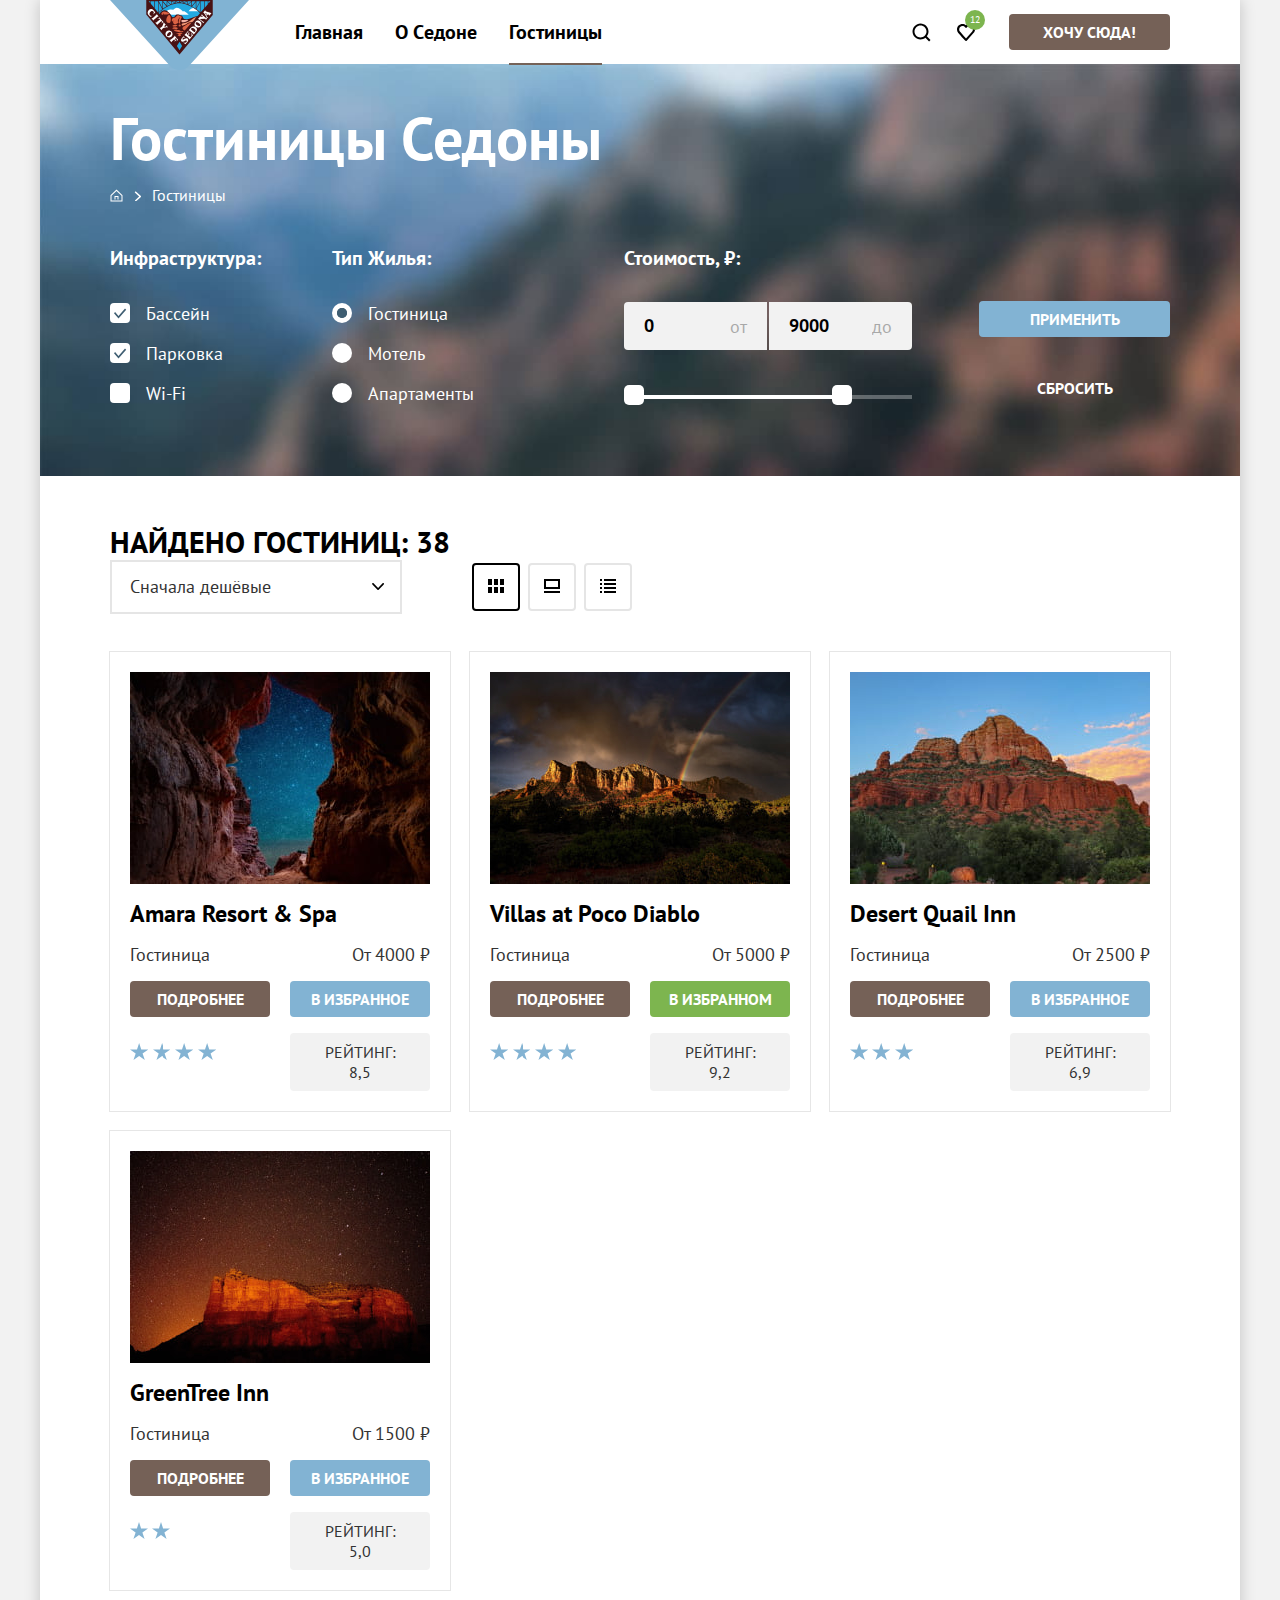
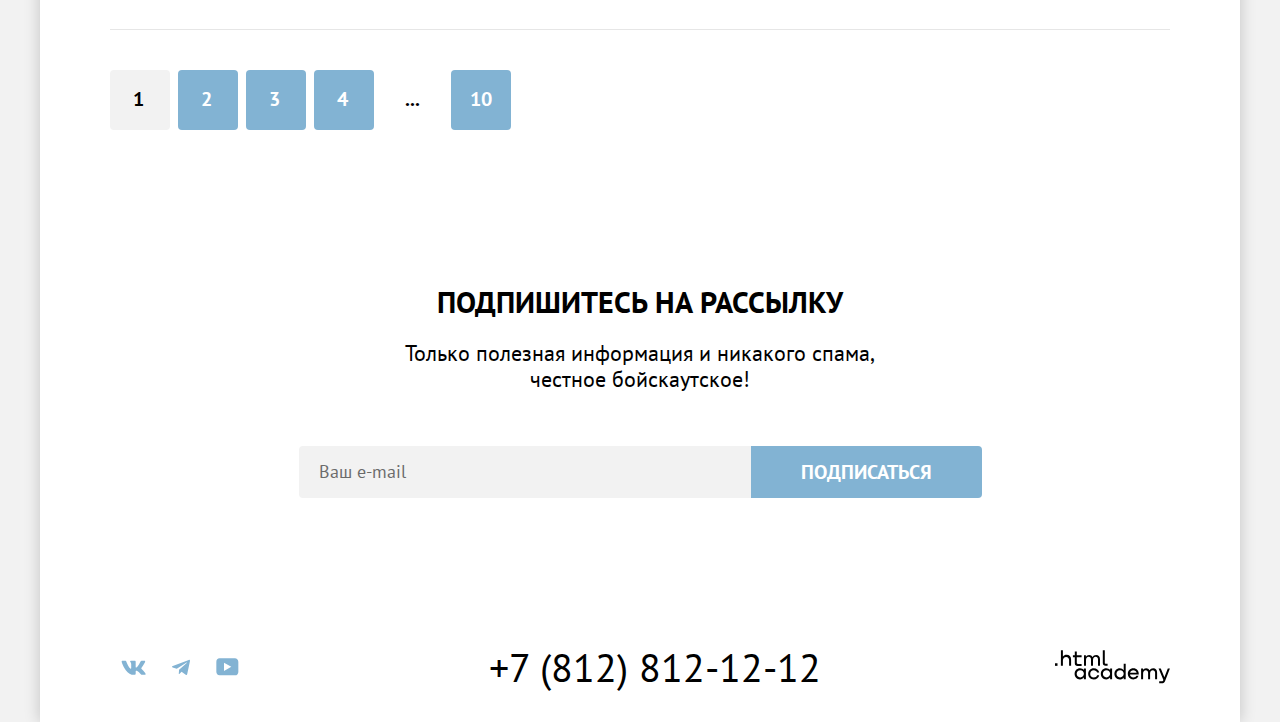
<file: catalog.html>
<!DOCTYPE html>
<html lang="ru">

  <head>
    <meta charset="utf-8">
    <meta name="viewport" content="width=device-width, initial-scale=1.0">
    <title>Каталог</title>
    <link rel="icon" type="image/png" sizes="32x32" href="images/favicon.png">
    <link rel="stylesheet" href="styles/styles.css">
  </head>

  <body>
    <header class="page-header" data-test="header">
      <nav class="navigation">
        <a class="page-header-logo" href="index.html">
          <img src="images/header/logo.svg" alt="Логотип сайта Седона" width="140" height="70">
        </a>
        <ul class="navigation-list">
          <li class="navigation-item">
            <a class="navigation-link" href="index.html">Главная</a>
          </li>
          <li class="navigation-item">
            <a class="navigation-link" href="#">О Cедоне</a>
          </li>
          <li class="navigation-item">
            <a class="navigation-link navigation-link-active" href="catalog.html">Гостиницы</a>
          </li>
        </ul>
        <ul class="navigation-list navigation-user">
          <li class="navigation-item">
            <a class="navigation-link" href="#">
              <svg class="navigation-icon-search" width="20" height="20" viewBox="0 0 20 20" fill="none"
                xmlns="http://www.w3.org/2000/svg">
                <path
                  d="M19.5 18.0083L15.8 14.3287C16.8 13.0359 17.5 11.3453 17.5 9.4558C17.5 5.08011 13.9 1.5 9.5 1.5C5.1 1.5 1.5 5.17956 1.5 9.55525C1.5 13.9309 5.1 17.511 9.5 17.511C11.3 17.511 13 16.9144 14.4 15.8204L18.1 19.5L19.5 18.0083ZM9.5 15.5221C6.2 15.5221 3.5 12.837 3.5 9.55525C3.5 6.27348 6.2 3.5884 9.5 3.5884C12.8 3.5884 15.5 6.27348 15.5 9.55525C15.5 12.837 12.8 15.5221 9.5 15.5221Z" />
              </svg>
              <span class="visually-hidden">Поиск</span>
            </a>
          </li>
          <li class="navigation-item">
            <a class="navigation-link navigation-link-like" href="#">
              <svg class="navigation-icon-like" width="20" height="20" viewBox="0 0 20 20" fill="none"
                xmlns="http://www.w3.org/2000/svg">
                <path
                  d="M9.9 19C9.6 19 9.3 18.9 9.1 18.6C3.7 12.5 2.4 11.1 2.1 10.7C1.4 9.8 1 8.6 1 7.4C1 4.4 3.4 2 6.5 2C7.8 2 9 2.5 10 3.3C11 2.5 12.3 2 13.5 2C16.5 2 19 4.4 19 7.4C19 8.7 18.5 9.9 17.7 10.8L10.7 18.7C10.5 18.9 10.3 19 9.9 19ZM3.9 9.5C4.2 9.9 7.4 13.5 10 16.4L16.2 9.4C16.7 8.9 16.9 8.2 16.9 7.4C16.9 5.6 15.4 4.1 13.6 4.1C12.6 4.1 11.6 4.6 10.9 5.4C10.6 5.7 10.3 5.8 10 5.8C9.7 5.8 9.4 5.6 9.2 5.4C8.5 4.6 7.5 4.1 6.5 4.1C4.7 4.1 3.2 5.6 3.2 7.4C3.1 8.3 3.5 9 3.9 9.5C3.8 9.5 3.8 9.5 3.9 9.5Z" />
              </svg>
              <span class="visually-hidden">Избранное</span>
              <span class="likes-number">12</span>
            </a>
          </li>
          <li class="navigation-item-button">
            <a class="navigation-button button" href="#">Хочу сюда!</a>
          </li>
        </ul>
      </nav>
    </header>

    <main class="main-inner" data-test="main">
      <section class="filter">
        <h1 class="filter-title">Гостиницы Седоны</h1>
        <ol class="breadcrums">
          <li class="breadcrums-item">
            <a class="breadcrums-item-link breadcrums-item-main" aria-label="перейти на главную страницу"
              href="index.html">
              <svg width="13" height="15" viewBox="0 0 13 15" fill="none" xmlns="http://www.w3.org/2000/svg">
                <path
                  d="M6.5 0.5L0.5 6.30006V12.5001H12.5V6.30006L6.5 0.5ZM11.5 11.5001H1.5V6.70005L6.5 1.9L11.5 6.70005V11.5001Z" />
                <path d="M4.5 10.5001H5.5V8.00005H7.5V10.5001H8.5V7.00005H4.5V10.5001Z" />
              </svg>
              <span class="visually-hidden">Главная</span>
            </a>
          </li>
          <li class="breadcrums-item">
            <a class="breadcrums-item-link breadcrums-item-link-active">Гостиницы</a>
          </li>
        </ol>
        <h2 class="visually-hidden">Фильтрация гостиниц</h2>
        <form class="catalog-filter" action="https://echo.htmlacademy.ru/" method="get" data-test="filter">

          <fieldset class="catalog-filter-group">
            <legend class="catalog-filter-title">Инфраструктура:</legend>
            <ul class="catalog-filter-list">
              <li class="catalog-filter-item">
                <label class="control">
                  <input class="visually-hidden control-input" type="checkbox" name="swimming-pool" checked>
                  <span class="control-mark"></span>
                  <span class="control-label">Бассейн</span>
                </label>
              </li>
              <li class="catalog-filter-item">
                <label class="control">
                  <input class="visually-hidden control-input" type="checkbox" name="car-parking" checked>
                  <span class="control-mark"></span>
                  <span class="control-label">Парковка</span>
                </label>
              </li>
              <li class="catalog-filter-item">
                <label class="control">
                  <input class="visually-hidden control-input" type="checkbox" name="wi-fi">
                  <span class="control-mark"></span>
                  <span class="control-label">Wi-Fi</span>
                </label>
              </li>
            </ul>
          </fieldset>

          <fieldset class="catalog-filter-group">
            <legend class="catalog-filter-title">Тип Жилья:</legend>
            <ul class="catalog-filter-list">
              <li class="catalog-filter-item">
                <label class="control">
                  <input class="visually-hidden control-input" type="radio" name="type" value="hotels" checked>
                  <span class="control-mark"></span>
                  <span class="control-label">Гостиница</span>
                </label>
              </li>
              <li class="catalog-filter-item">
                <label class="control">
                  <input class="visually-hidden control-input" type="radio" name="type" value="motels">
                  <span class="control-mark"></span>
                  <span class="control-label">Мотель</span>
                </label>
              </li>
              <li class="catalog-filter-item">
                <label class="control">
                  <input class="visually-hidden control-input" type="radio" name="type" value="apartments">
                  <span class="control-mark"></span>
                  <span class="control-label">Апартаменты</span>
                </label>
              </li>
            </ul>
          </fieldset>

          <fieldset class="catalog-filter-group">
            <legend class="catalog-filter-title">Стоимость, ₽:</legend>
            <div class="range-wrapper-inputs">
              <label class="catalog-filter-label">
                <input class="range-input" type="number" value="0" name="min-price" required>
                <span class="range-input-placeholder">от</span>
              </label>
              <label class="catalog-filter-label">
                <input class="range-input max-price" type="number" value="9000" name="max-price" required>
                <span class="range-input-placeholder">до</span>
              </label>
            </div>
            <div class="range">
              <div class="range-scale">
                <div class="range-bar" style="left: 10px; width: 208px">
                  <button class="range-toggle toggle-min" type="button">
                    <span class="visually-hidden">Изменить минимальную цену</span>
                  </button>
                  <button class="range-toggle toggle-max" type="button">
                    <span class="visually-hidden">Изменить максимальную цену</span>
                  </button>
                </div>
              </div>
            </div>
          </fieldset>

          <div class="button-wrapper">
            <button class="catalog-filter-button button button-blue" type="submit">Применить</button>
            <button class="catalog-filter-button catalog-filter-button-cancel button" type="reset">Сбросить</button>
          </div>
        </form>
      </section>
      <section class="catalog-products" data-test="catalog">
        <div class="catalog-products-filter">
          <h2 class="visually-hidden">Список гостиниц</h2>
          <p class="catalog-products-title">Найдено гостиниц:
            <span class="search-result">38</span>
          </p>

          <div class="sorting-container">
            <div class="select">
              <select class="select-control" aria-label="Сортировка">
                <option value="cheap">Сначала дешёвые</option>
                <option value="popular">Сначала популярные</option>
                <option value="expensive">Сначала дорогие</option>
              </select>
            </div>
            <div class="button-view-wrapper">
              <a class="button-view button-view-active" href="#">
                <svg aria-hidden="true" focusable="false" width="16" height="14" viewBox="0 0 16 14" fill="none"
                  xmlns="http://www.w3.org/2000/svg">
                  <path d="M4 0H0V6H4V0Z" fill="black" />
                  <path d="M16 0H12V6H16V0Z" fill="black" />
                  <path d="M10 0H6V6H10V0Z" fill="black" />
                  <path d="M4 8H0V14H4V8Z" fill="black" />
                  <path d="M16 8H12V14H16V8Z" fill="black" />
                  <path d="M10 8H6V14H10V8Z" fill="black" />
                </svg>
                <span class="visually-hidden">Показать карточки</span>
              </a>
              <a class="button-view" href="#">
                <svg aria-hidden="true" focusable="false" width="16" height="14" viewBox="0 0 16 14" fill="none"
                  xmlns="http://www.w3.org/2000/svg">
                  <path d="M16 12H0V14H16V12Z" fill="black" />
                  <path d="M14 2V8H2V2H14ZM16 0H0V10H16V0Z" fill="black" />
                </svg>
                <span class="visually-hidden">Показать карточку на весь экран</span>
              </a>
              <a class="button-view" href="#">
                <svg aria-hidden="true" focusable="false" width="16" height="14" viewBox="0 0 16 14" fill="none"
                  xmlns="http://www.w3.org/2000/svg">
                  <path d="M2 0H0V2H2V0Z" fill="black" />
                  <path d="M16 0H4V2H16V0Z" fill="black" />
                  <path d="M2 4H0V6H2V4Z" fill="black" />
                  <path d="M16 4H4V6H16V4Z" fill="black" />
                  <path d="M2 8H0V10H2V8Z" fill="black" />
                  <path d="M16 8H4V10H16V8Z" fill="black" />
                  <path d="M2 12H0V14H2V12Z" fill="black" />
                  <path d="M16 12H4V14H16V12Z" fill="black" />
                </svg>
                <span class="visually-hidden">Показать список</span>
              </a>
            </div>
          </div>
        </div>

        <ul class="product-list">
          <li class="product-card">
            <a class="product-card-link" href="#">
              <img class="product-card-img" src="images/catalog/amara-resort.jpg" alt="Вид из каньона на звездное небо"
                width="300" height="212">
              <h3 class="product-card-title">Amara Resort & Spa</h3>
            </a>
            <div class="product-card-info-wrapper">
              <p class="product-card-subtitle">Гостиница<span class="product-card-price">От 4000 ₽</span></p>
              <div class="product-card-button-wrapper">
                <a class="product-card-button-more button" href="#">подробнее</a>
                <a class="product-card-button-like button button-blue" href="#">в избранное</a>
              </div>
              <div class="product-card-rating-wrapper">
                <div class="star four-stars" role="img" aria-label="3 звезды">
                  <span class="visually-hidden">Отель 4 звезды</span>
                </div>
                <p class="product-card-rating"><span>Рейтинг: 8,5</span></p>
              </div>
            </div>
          </li>
          <li class="product-card">
            <a class="product-card-link" href="#">
              <img class="product-card-img" src="images/catalog/villas-at-poco-diablo.jpg" alt="Вид на каньоны издалека"
                width="300" height="212">
              <h3 class="product-card-title">Villas at Poco Diablo</h3>
            </a>
            <div class="product-card-info-wrapper">
              <p class="product-card-subtitle">Гостиница<span class="product-card-price">От 5000 ₽</span></p>
              <div class="product-card-button-wrapper">
                <a class="product-card-button-more button" href="#">подробнее</a>
                <a class="product-card-button-like product-card-button-like-active button" href="#">в избранном</a>
              </div>
              <div class="product-card-rating-wrapper">
                <div class="star four-stars" role="img" aria-label="4 звезды">
                  <span class="visually-hidden">Отель 4 звезды</span>
                </div>
                <p class="product-card-rating"><span>Рейтинг: 9,2</span></p>
              </div>
            </div>
          </li>
          <li class="product-card">
            <a class="product-card-link" href="#">
              <img class="product-card-img" src="images/catalog/desert-quail-inn.jpg" alt="Вид на каньон днём"
                width="300" height="212">
              <h3 class="product-card-title">Desert Quail Inn</h3>
            </a>
            <div class="product-card-info-wrapper">
              <p class="product-card-subtitle">Гостиница<span class="product-card-price">От 2500 ₽</span></p>
              <div class="product-card-button-wrapper">
                <a class="product-card-button-more button" href="#">подробнее</a>
                <a class="product-card-button-like button button-blue" href="#">в избранное</a>
              </div>
              <div class="product-card-rating-wrapper">
                <div class="star three-stars" role="img" aria-label="3 звезды">
                  <span class="visually-hidden">Отель 3 звезды</span>
                </div>
                <p class="product-card-rating"><span>Рейтинг: 6,9</span></p>
              </div>
            </div>
          </li>
          <li class="product-card">
            <a class="product-card-link" href="#">
              <img class="product-card-img" src="images/catalog/greenTree-inn.jpg"
                alt="Вид на каньон и звёдное небо издалека" width="300" height="212">
              <h3 class="product-card-title">GreenTree Inn</h3>
            </a>
            <div class="product-card-info-wrapper">
              <p class="product-card-subtitle">Гостиница<span class="product-card-price">От 1500 ₽</span></p>
              <div class="product-card-button-wrapper">
                <a class="product-card-button-more button" href="#">подробнее</a>
                <a class="product-card-button-like button button-blue" href="#">в избранное</a>
              </div>
              <div class="product-card-rating-wrapper">
                <div class="star two-stars" role="img" aria-label="2 звезды">
                  <span class="visually-hidden">Отель 2 звезды</span>
                </div>
                <p class="product-card-rating"><span>Рейтинг: 5,0</span></p>
              </div>
            </div>
          </li>
        </ul>

        <ul class="pagination">
          <li class="pagination-item">
            <a class="pagination-link pagination-active">1</a>
          </li>
          <li class="pagination-item">
            <a class="pagination-link" href="#">2</a>
          </li>
          <li class="pagination-item">
            <a class="pagination-link" href="#">3</a>
          </li>
          <li class="pagination-item">
            <a class="pagination-link" href="#">4</a>
          </li>
          <li class="pagination-item">
            <a class="pagination-link pagination-link-more" href="#">...</a>
          </li>
          <li class="pagination-item">
            <a class="pagination-link pagination-more-ten" href="#">10</a>
          </li>
        </ul>
      </section>

      <section class="subscription subscription-catalog" data-test="subscribe">
        <h2 class="subscription-title">Подпишитесь на рассылку</h2>
        <p class="subscription-description">Только полезная информация и никакого спама,<br> честное бойскаутское!</p>
        <form class="subscription-form" action="https://echo.htmlacademy.ru/" method="post">
          <label class="visually-hidden" for="subscription-email">Email</label>
          <input class="field" type="email" name="subscription-email" id="subscription-email" placeholder="Ваш e-mail"
            required>
          <button class="subscription-button button button-blue" type="submit">Подписаться</button>
        </form>
      </section>
    </main>

    <footer class="page-footer" data-test="footer">
      <section class="footer-contacts">
        <ul class="footer-social-list">
          <li class="footer-social-item">
            <a class="footer-social-item-link" href="https://vk.com/htmlacademy">
              <svg aria-hidden="true" focusable="false" width="25" height="15" viewBox="0 0 25 15" fill="none"
                xmlns="http://www.w3.org/2000/svg">
                <path fill-rule="evenodd" clip-rule="evenodd"
                  d="M24.1164 1.80445C24.2824 1.25845 24.1164 0.856445 23.3214 0.856445H20.6964C20.0284 0.856445 19.7204 1.20345 19.5534 1.58645C19.5534 1.58645 18.2184 4.78245 16.3274 6.85845C15.7154 7.46045 15.4374 7.65145 15.1034 7.65145C14.9364 7.65145 14.6854 7.46045 14.6854 6.91345V1.80445C14.6854 1.14845 14.5014 0.856445 13.9454 0.856445H9.81738C9.40038 0.856445 9.14938 1.16045 9.14938 1.44945C9.14938 2.07045 10.0954 2.21445 10.1924 3.96245V7.76045C10.1924 8.59345 10.0394 8.74444 9.70538 8.74444C8.81538 8.74444 6.65038 5.53345 5.36538 1.85945C5.11638 1.14445 4.86438 0.856445 4.19338 0.856445H1.56638C0.816382 0.856445 0.666382 1.20345 0.666382 1.58645C0.666382 2.26845 1.55638 5.65645 4.81138 10.1374C6.98138 13.1974 10.0364 14.8564 12.8194 14.8564C14.4884 14.8564 14.6944 14.4884 14.6944 13.8534V11.5404C14.6944 10.8034 14.8524 10.6564 15.3814 10.6564C15.7714 10.6564 16.4384 10.8484 17.9964 12.3234C19.7764 14.0724 20.0694 14.8564 21.0714 14.8564H23.6964C24.4464 14.8564 24.8224 14.4884 24.6064 13.7604C24.3684 13.0364 23.5184 11.9854 22.3914 10.7384C21.7794 10.0284 20.8614 9.26345 20.5824 8.88045C20.1934 8.38945 20.3044 8.17044 20.5824 7.73345C20.5824 7.73345 23.7824 3.30745 24.1154 1.80445H24.1164Z" />
              </svg>
              <span class="visually-hidden">ВКонтакте</span>
            </a>
          </li>
          <li class="footer-social-item">
            <a class="footer-social-item-link" href="https://t.me/htmlacademy">
              <svg aria-hidden="true" focusable="false" width="18" height="17" viewBox="0 0 18 17" fill="none"
                xmlns="http://www.w3.org/2000/svg">
                <path
                  d="M16.785 0.955705L0.840489 7.1042C-0.247661 7.54126 -0.241365 8.14828 0.640845 8.41897L4.73445 9.69597L14.2058 3.72014C14.6537 3.44766 15.0629 3.59424 14.7265 3.89281L7.05283 10.8183H7.05103L7.05283 10.8192L6.77045 15.0387C7.18413 15.0387 7.36669 14.8489 7.59871 14.625L9.58705 12.6915L13.7229 15.7464C14.4855 16.1664 15.0332 15.9506 15.2229 15.0405L17.9379 2.2453C18.2158 1.13107 17.5126 0.626562 16.785 0.955705Z" />
              </svg>
              <span class="visually-hidden">Телеграм</span>
            </a>
          </li>
          <li class="footer-social-item">
            <a class="footer-social-item-link" href="https://www.youtube.com/user/htmlacademyru">
              <svg aria-hidden="true" focusable="false" width="23" height="18" viewBox="0 0 23 18" fill="none"
                xmlns="http://www.w3.org/2000/svg">
                <path
                  d="M18.9402 0.356445H3.50738C1.64668 0.356445 0.333252 1.9502 0.333252 3.75645V13.8502C0.333252 15.7627 1.64668 17.3564 3.50738 17.3564H19.1591C20.8009 17.3564 22.3333 15.7627 22.3333 13.9564V3.75645C22.1143 1.9502 20.8009 0.356445 18.9402 0.356445ZM7.99494 12.8939V4.81894L15.3283 8.85645L7.99494 12.8939Z" />
              </svg>
              <span class="visually-hidden">Ютюб</span>
            </a>
          </li>
        </ul>
        <div class="footer-contacts-wrapper">
          <a class="footer-contacts-phone" href="tel:88128121212">+7 (812) 812-12-12</a>
        </div>
        <p class="footer-contacts-about">
          <a class="htmlacademy-link" href="https://htmlacademy.ru/">
            <svg role="img" aria-label="логотип HTML Академии" width="115" height="34" viewBox="0 0 115 34"
              xmlns="http://www.w3.org/2000/svg">
              <path d="M0 13.2564V15.8564H2.5V13.2564H0Z" />
              <path
                d="M11.6 4.85645C10 4.85645 8.8 5.55645 8 6.55645H7.9V0.356445H5.9V15.8564H7.9V10.5564C7.9 8.45645 9.2 6.95645 11.2 6.95645C13 6.95645 14.1 8.35645 14.1 10.1564V15.8564H16.1V9.75644C16.2 6.75644 14.3 4.85645 11.6 4.85645Z" />
              <path
                d="M26.6 5.15645H21.8V1.45645H19.8V5.25645H17.9V7.25645H19.8V13.2564C19.8 14.9564 20.8 15.9564 22.5 15.9564H26.6V13.9564H22.9C22.2 13.9564 21.8 13.5564 21.8 12.8564V7.15645H26.6V5.15645Z" />
              <path
                d="M41.1 4.95645C39.5 4.95645 38.2 5.75644 37.6 7.05645H37.5C36.9 5.85645 35.7 4.95645 34.1 4.95645C32.7 4.95645 31.6 5.75645 31 6.75645H30.9V5.15645H29V15.7564H31V10.3564C31 8.35645 32 6.85645 33.6 6.85645C35.1 6.85645 36 7.85645 36 9.45645V15.7564H38V10.1564C38 7.75645 39.4 6.85645 40.6 6.85645C42.1 6.85645 43 7.85645 43 9.45645V15.7564H45V9.25644C45.1 6.75644 43.6 4.95645 41.1 4.95645Z" />
              <path
                d="M47.8 13.0564C47.8 14.7564 48.8 15.7564 50.6 15.7564H52.6V13.7564H50.9C50.2 13.7564 49.8 13.3564 49.8 12.6564V0.356445H47.8V13.0564Z" />
              <path
                d="M28.9 20.0564C28 18.9564 26.7 18.2564 25 18.2564C21.9 18.2564 19.6 20.5564 19.6 23.8564C19.6 27.1564 21.9 29.4564 25 29.4564C26.8 29.4564 28 28.6564 28.8 27.5564H28.9V29.1564H30.9V18.5564H28.9V20.0564ZM25.3 27.4564C23.1 27.4564 21.7 25.8564 21.7 23.8564C21.7 21.8564 23.1 20.2564 25.3 20.2564C27.5 20.2564 28.9 21.8564 28.9 23.8564C28.9 25.7564 27.5 27.4564 25.3 27.4564Z" />
              <path
                d="M44.2 22.3564C43.7 19.9564 41.6 18.2564 38.8 18.2564C35.4 18.2564 33.2 20.7564 33.2 23.8564C33.2 26.9564 35.4 29.4564 38.8 29.4564C41.6 29.4564 43.7 27.6564 44.2 25.2564H42.1C41.7 26.5564 40.4 27.5564 38.8 27.5564C36.6 27.5564 35.2 25.9564 35.2 23.9564C35.2 21.9564 36.6 20.3564 38.8 20.3564C40.4 20.3564 41.6 21.3564 42.1 22.5564H44.2V22.3564Z" />
              <path
                d="M55.1 20.0564C54.2 18.9564 52.9 18.2564 51.2 18.2564C48.1 18.2564 45.8 20.5564 45.8 23.8564C45.8 27.1564 48.1 29.4564 51.2 29.4564C53 29.4564 54.2 28.6564 55 27.5564H55.1V29.1564H57.1V18.5564H55.1V20.0564ZM51.5 27.4564C49.3 27.4564 47.9 25.8564 47.9 23.8564C47.9 21.8564 49.3 20.2564 51.5 20.2564C53.7 20.2564 55.1 21.8564 55.1 23.8564C55.1 25.7564 53.6 27.4564 51.5 27.4564Z" />
              <path
                d="M68.7 20.1564C67.8 19.0564 66.5 18.2564 64.8 18.2564C61.7 18.2564 59.4 20.5564 59.4 23.8564C59.4 27.1564 61.6 29.4564 64.8 29.4564C66.5 29.4564 67.8 28.6564 68.6 27.6564H68.7V29.1564H70.7V13.7564H68.7V20.1564ZM65.1 27.4564C62.9 27.4564 61.5 25.8564 61.5 23.8564C61.5 21.8564 62.9 20.2564 65.1 20.2564C67.3 20.2564 68.7 21.8564 68.7 23.8564C68.6 25.8564 67.2 27.4564 65.1 27.4564Z" />
              <path
                d="M78.3 18.2564C75 18.2564 72.8 20.7564 72.8 23.8564C72.8 26.8564 74.9 29.4564 78.3 29.4564C80.8 29.4564 82.8 28.1564 83.5 25.8564H81.4C80.9 26.8564 79.8 27.4564 78.4 27.4564C76.5 27.4564 75.1 26.1564 75 24.5564H83.8C84 20.9564 81.8 18.2564 78.3 18.2564ZM78.3 20.1564C80 20.1564 81.3 21.1564 81.6 22.7564H75.1C75.4 21.2564 76.6 20.1564 78.3 20.1564Z" />
              <path
                d="M98.2 18.2564C96.6 18.2564 95.3 19.0564 94.6 20.2564H94.5C93.9 19.0564 92.7 18.2564 91.1 18.2564C89.7 18.2564 88.6 18.9564 88 20.0564V18.5564H86.1V29.1564H88.1V23.7564C88.1 21.7564 89.1 20.3564 90.7 20.2564C92.2 20.2564 93.1 21.2564 93.1 22.8564V29.1564H95.1V23.5564C95.1 21.1564 96.5 20.2564 97.7 20.2564C99.2 20.2564 100.1 21.2564 100.1 22.8564V29.1564H102.1V22.6564C102.2 20.0564 100.7 18.2564 98.2 18.2564Z" />
              <path
                d="M109.4 27.3564L105.8 18.4564H103.6L108.4 30.0564C108.1 30.9564 107.7 31.2564 106.7 31.2564H104.2V33.2564H106.7C108.5 33.2564 109.5 32.4564 110.2 30.6564L114.9 18.4564H112.8L109.4 27.3564Z" />
            </svg>
            <span class="visually-hidden">.html academy</span>
          </a>
        </p>
      </section>
    </footer>
  </body>

</html>
</file>
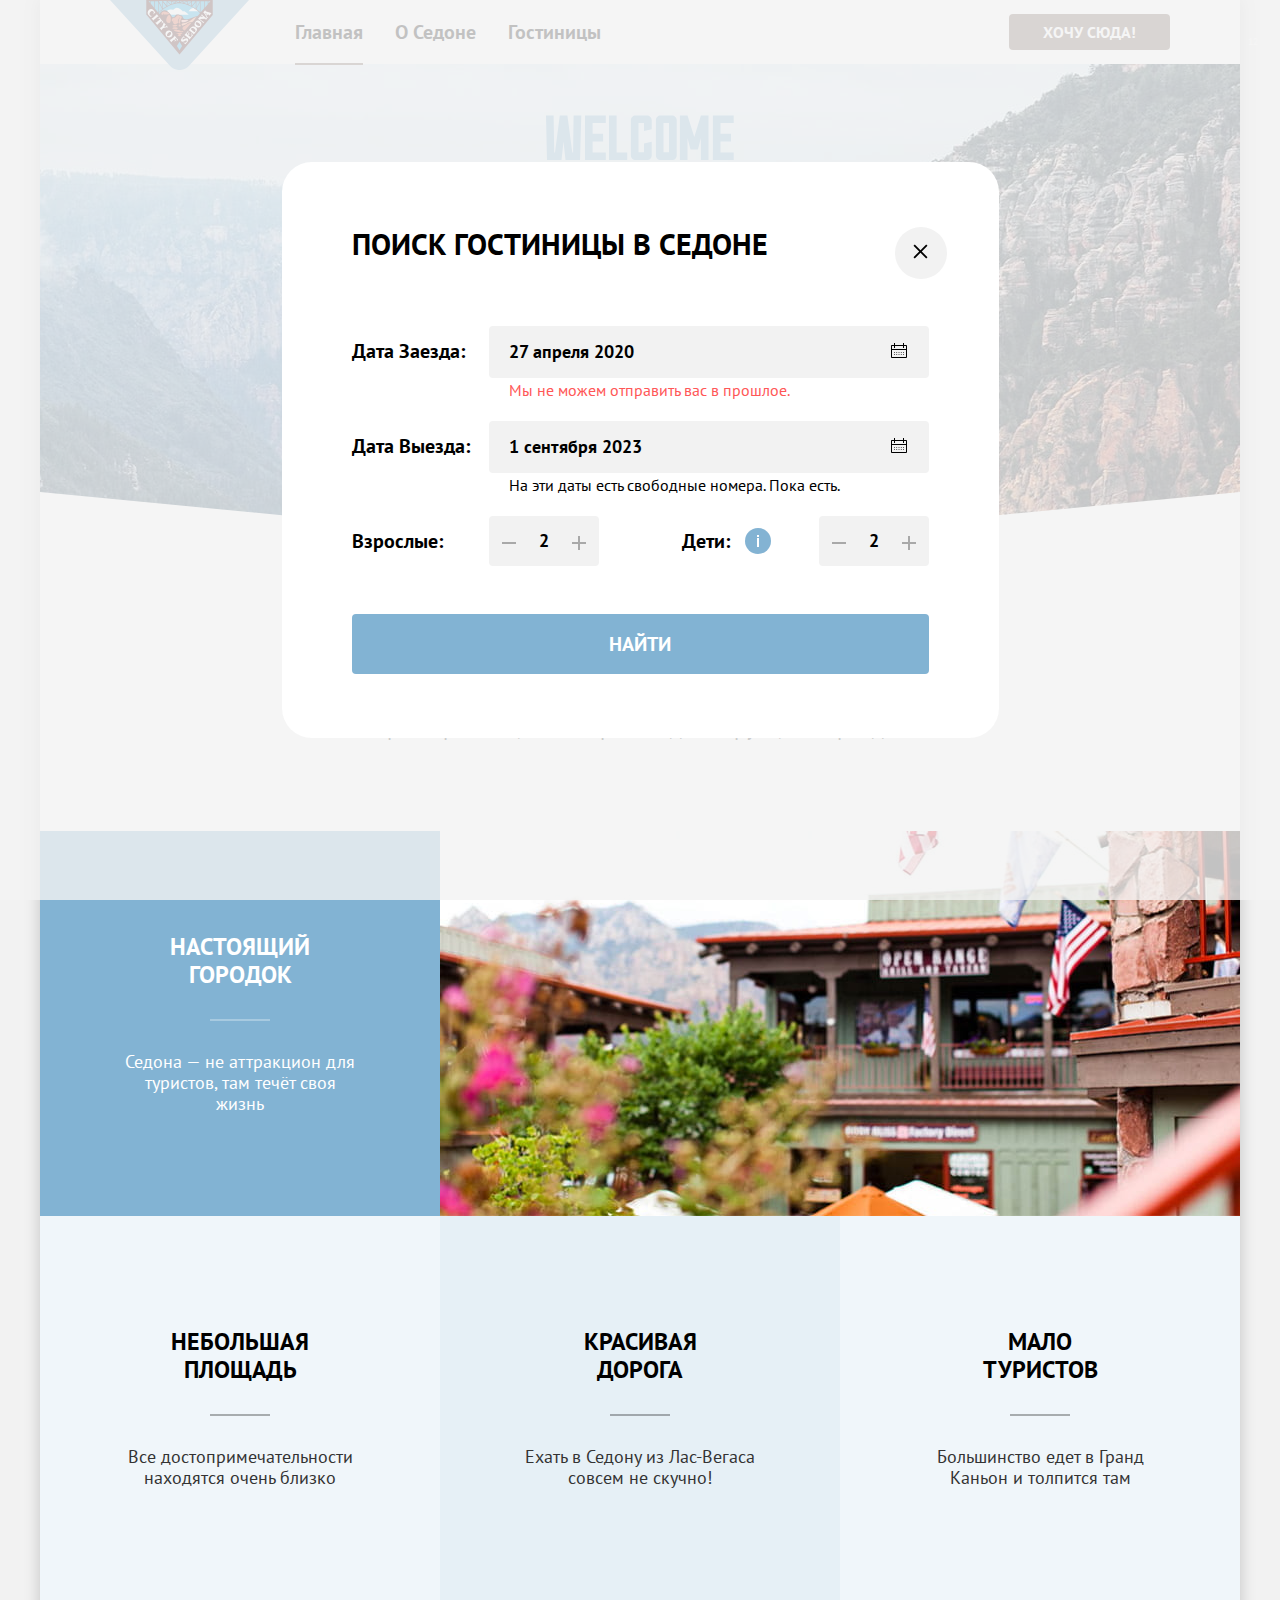
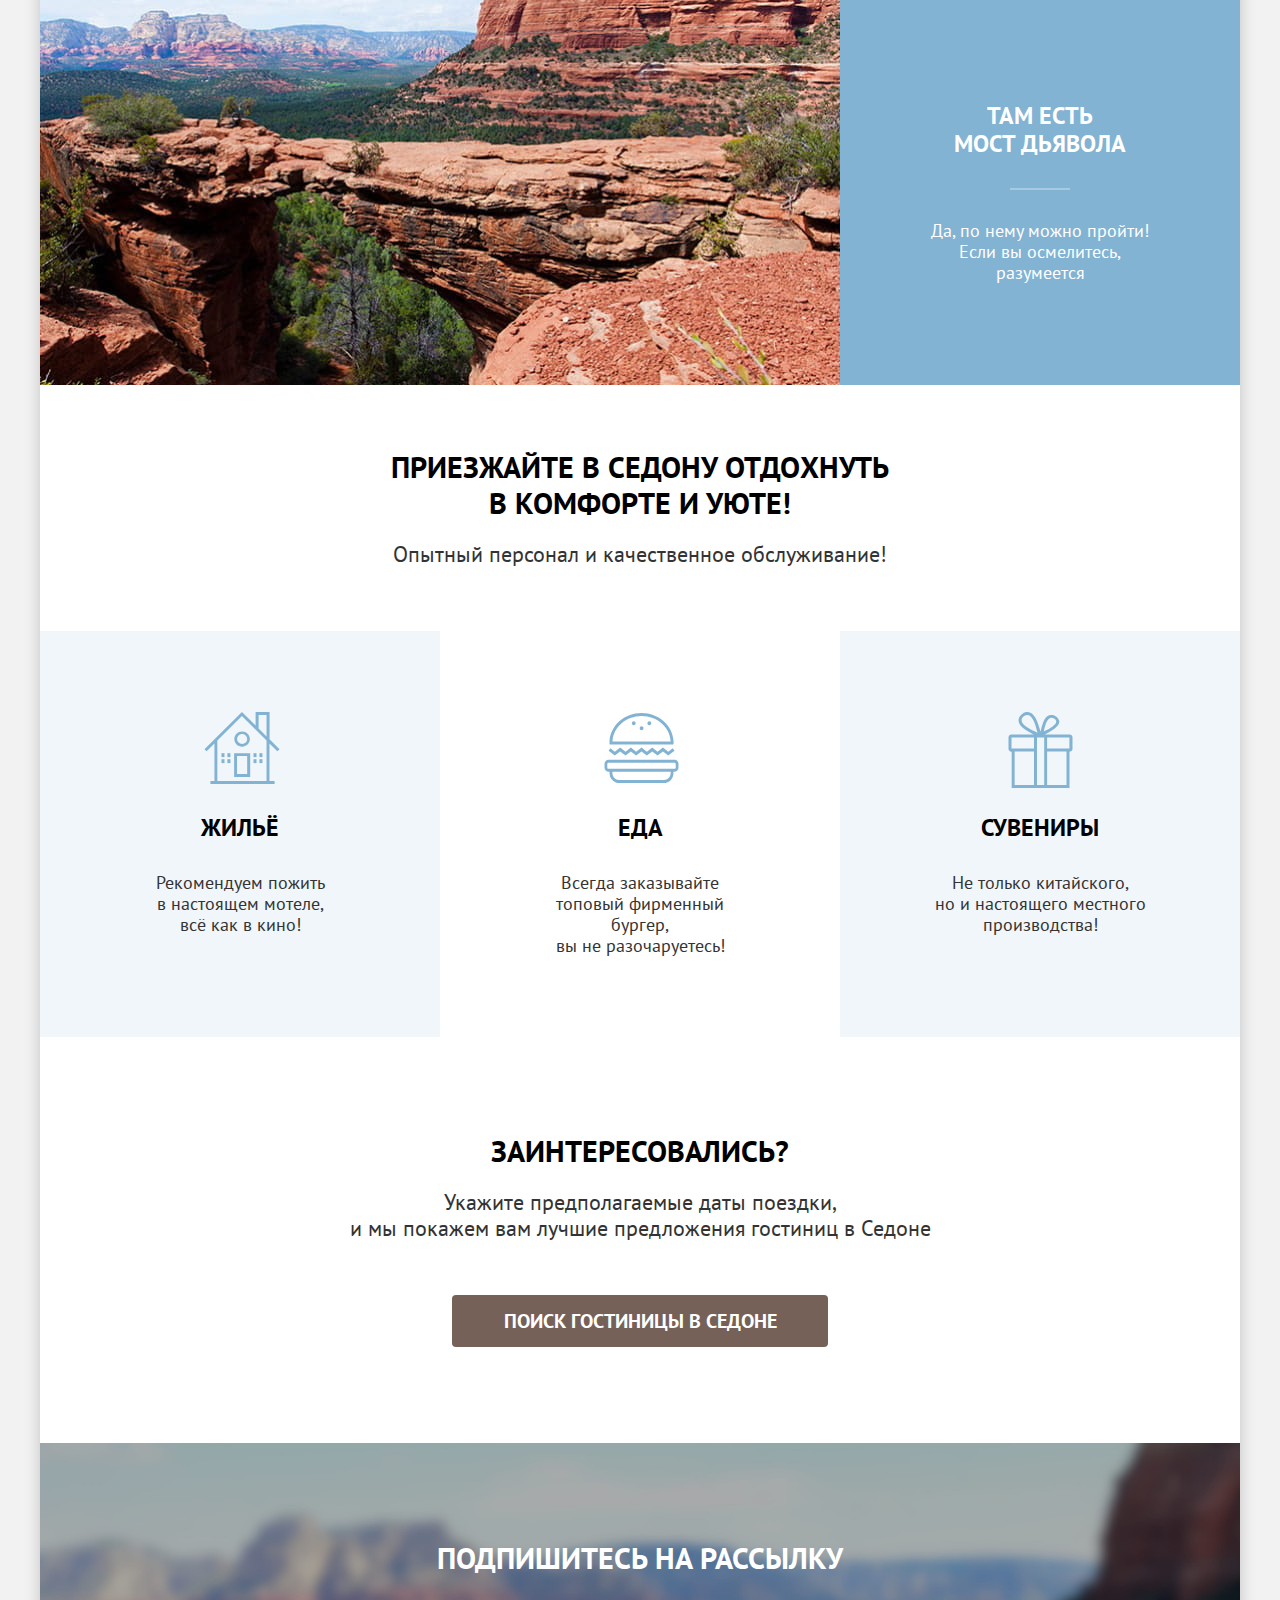
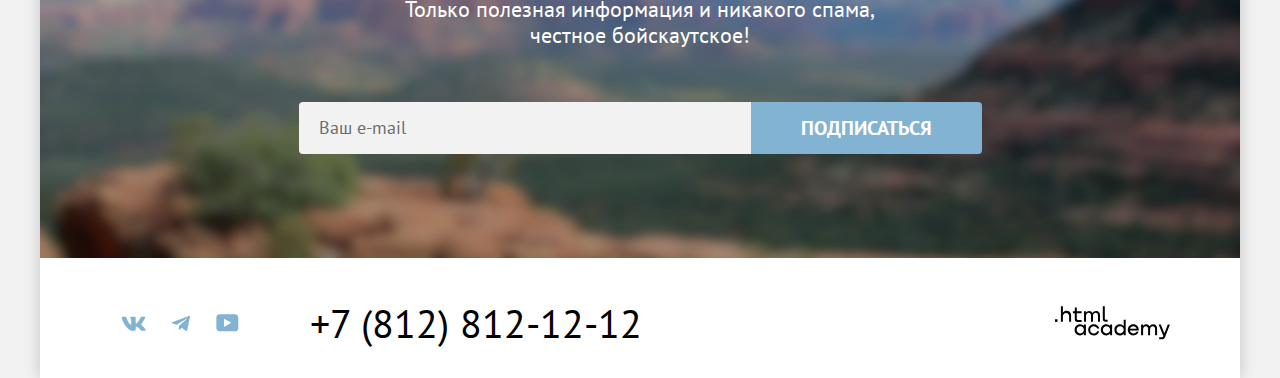
<file: modal.html>
<!DOCTYPE html>
<html lang="ru">

  <head>
    <meta charset="utf-8">
    <meta name="viewport" content="width=device-width, initial-scale=1.0">
    <title>Модальное окно</title>
    <link rel="icon" type="image/png" sizes="32x32" href="images/favicon.png">
    <link rel="stylesheet" href="styles/styles.css">
  </head>

  <body>
    <header class="page-header" data-test="header">
      <nav class="navigation">
        <a class="page-header-logo" aria-current="page" href="index.html">
          <img src="images/header/logo.svg" alt="Логотип сайта Седона" width="140" height="70">
        </a>
        <ul class="navigation-list">
          <li class="navigation-item">
            <a class="navigation-link navigation-link-active" href="index.html">Главная</a>
          </li>
          <li class="navigation-item">
            <a class="navigation-link" href="#">О Седоне</a>
          </li>
          <li class="navigation-item">
            <a class="navigation-link" href="catalog.html">Гостиницы</a>
          </li>
        </ul>
        <ul class="navigation-list navigation-user">
          <li class="navigation-item">
            <a class="navigation-link navigation-icon-search" href="#">
              <span class="visually-hidden">Поиск</span>
            </a>
          </li>
          <li class="navigation-item">
            <a class="navigation-link navigation-icon-like" href="#">
              <span class="visually-hidden">Избранное</span>
              <span class="likes-number">12</span>
            </a>
          </li>
          <li class="navigation-item-button">
            <a class="navigation-button button" href="#">Хочу сюда!</a>
          </li>
        </ul>
      </nav>
    </header>
    <main class="main-index main-container" data-test="main">
      <section class="hero" data-test="hero">
        <h1 class="visually-hidden">Седона - небольшой городок в Аризоне</h1>
        <img class="hero-image" src="images/welcome.svg"
          alt="Welcome to the gorgeous. Sedona. 'Because the Grand Canyon sucks!'" width="800" height="352">
      </section>
      <section class="advantages" data-test="advantages">
        <h2 class="visually-hidden">Приемущества</h2>
        <p class="advantages-description">Седона — небольшой городок в Аризоне,<br> заслуживающий большего!</p>
        <p class="advantages-subtitle">Рассмотрим причины, по которым Седона круче, чем Гранд-Каньон!</p>
        <ul class="advantages-list">
          <li class="advantages-item advantages-item-bright">
            <div class="advantages-wrap-text advantages-wrap-text-first">
              <h3 class="advantages-item-title">Настоящий городок</h3>
              <p class="advantages-item-description">Седона — не аттракцион для туристов, там течёт своя жизнь</p>
            </div>
            <img class="advantages-item-img-first" src="images/real-town.jpg" alt="Здание в городе Седона" width="800"
              height="385">
          </li>
          <li class="advantages-item advantages-item-light">
            <div class="advantages-wrap-text advantages-wrap-text-center">
              <h3 class="advantages-item-title">Небольшая площадь</h3>
              <p class="advantages-item-description">Все достопримечательности находятся очень близко</p>
            </div>
          </li>
          <li class="advantages-item advantages-item-dark">
            <div class="advantages-wrap-text advantages-wrap-text-center">
              <h3 class="advantages-item-title">Красивая <br> дорога</h3>
              <p class="advantages-item-description">Ехать в Седону из Лас-Вегаса совсем не скучно!</p>
            </div>
          </li>
          <li class="advantages-item advantages-item-light">
            <div class="advantages-wrap-text advantages-wrap-text-center">
              <h3 class="advantages-item-title">Мало <br> туристов</h3>
              <p class="advantages-item-description">Большинство едет в Гранд Каньон и толпится там</p>
            </div>
          </li>
          <li class="advantages-item advantages-item-bright">
            <img class="advantages-item-img-end" src="images/canyon.jpg" alt="Панорама каньона" width="800"
              height="385">
            <div class="advantages-wrap-text advantages-wrap-text-end">
              <h3 class="advantages-item-title">Там есть <br> мост дьявола</h3>
              <p class="advantages-item-description">Да, по нему можно пройти! Если вы осмелитесь, разумеется</p>
            </div>
          </li>
        </ul>
      </section>
      <section class="service" data-test="service">
        <h2 class="visually-hidden">Сервис</h2>
        <p class="service-description">Приезжайте в Седону отдохнуть <br> в комфорте и уюте!</p>
        <p class="service-subtitle">Опытный персонал и качественное обслуживание!</p>
        <ul class="service-list">
          <li class="service-item service-item-light service-item-home">
            <h3 class="service-item-title">Жильё</h3>
            <p class="service-item-description">Рекомендуем пожить <br> в настоящем мотеле,<br> всё как в кино!</p>
          </li>
          <li class="service-item service-item-food">
            <h3 class="service-item-title">Еда</h3>
            <p class="service-item-description">Всегда заказывайте <br> топовый фирменный бургер,<br> вы не
              разочаруетесь!
            </p>
          </li>
          <li class="service-item service-item-light service-item-gift">
            <h3 class="service-item-title">Сувениры</h3>
            <p class="service-item-description">Не только китайского, <br> но и настоящего местного производства!</p>
          </li>
        </ul>
      </section>
      <section class="search" data-test="search">
        <h2 class="search-title">Заинтересовались?</h2>
        <p class="search-description">Укажите предполагаемые даты поездки, <br> и мы покажем вам лучшие предложения
          гостиниц в Седоне</p>
        <a class="search-button button" href="#">Поиск гостиницы в Седоне</a>
      </section>
      <section class="subscription subscription-index" data-test="subscribe">
        <h2 class="subscription-title">Подпишитесь на рассылку</h2>
        <p class="subscription-description">Только полезная информация и никакого спама,<br> честное бойскаутское!</p>
        <form class="subscription-form subscription-form-index" action="https://echo.htmlacademy.ru/" method="post">
          <label class="visually-hidden" for="subscription-email">Email</label>
          <input class="field" type="email" name="subscription-email" id="subscription-email" placeholder="Ваш e-mail"
            required>
          <button class="subscription-button button button-blue" type="submit">Подписаться</button>
        </form>
      </section>
    </main>
    <footer class="page-footer" data-test="footer">
      <section class="footer-contacts">
        <ul class="footer-social-list">
          <li class="footer-social-item">
            <a class="footer-social-item-link" href="https://vk.com/htmlacademy">
              <svg aria-hidden="true" focusable="false" width="25" height="15" viewBox="0 0 25 15" fill="none"
                xmlns="http://www.w3.org/2000/svg">
                <path fill-rule="evenodd" clip-rule="evenodd"
                  d="M24.1164 1.80445C24.2824 1.25845 24.1164 0.856445 23.3214 0.856445H20.6964C20.0284 0.856445 19.7204 1.20345 19.5534 1.58645C19.5534 1.58645 18.2184 4.78245 16.3274 6.85845C15.7154 7.46045 15.4374 7.65145 15.1034 7.65145C14.9364 7.65145 14.6854 7.46045 14.6854 6.91345V1.80445C14.6854 1.14845 14.5014 0.856445 13.9454 0.856445H9.81738C9.40038 0.856445 9.14938 1.16045 9.14938 1.44945C9.14938 2.07045 10.0954 2.21445 10.1924 3.96245V7.76045C10.1924 8.59345 10.0394 8.74444 9.70538 8.74444C8.81538 8.74444 6.65038 5.53345 5.36538 1.85945C5.11638 1.14445 4.86438 0.856445 4.19338 0.856445H1.56638C0.816382 0.856445 0.666382 1.20345 0.666382 1.58645C0.666382 2.26845 1.55638 5.65645 4.81138 10.1374C6.98138 13.1974 10.0364 14.8564 12.8194 14.8564C14.4884 14.8564 14.6944 14.4884 14.6944 13.8534V11.5404C14.6944 10.8034 14.8524 10.6564 15.3814 10.6564C15.7714 10.6564 16.4384 10.8484 17.9964 12.3234C19.7764 14.0724 20.0694 14.8564 21.0714 14.8564H23.6964C24.4464 14.8564 24.8224 14.4884 24.6064 13.7604C24.3684 13.0364 23.5184 11.9854 22.3914 10.7384C21.7794 10.0284 20.8614 9.26345 20.5824 8.88045C20.1934 8.38945 20.3044 8.17044 20.5824 7.73345C20.5824 7.73345 23.7824 3.30745 24.1154 1.80445H24.1164Z" />
              </svg>
              <span class="visually-hidden">ВКонтакте</span>
            </a>
          </li>
          <li class="footer-social-item">
            <a class="footer-social-item-link" href="https://t.me/htmlacademy">
              <svg aria-hidden="true" focusable="false" width="18" height="17" viewBox="0 0 18 17" fill="none"
                xmlns="http://www.w3.org/2000/svg">
                <path
                  d="M16.785 0.955705L0.840489 7.1042C-0.247661 7.54126 -0.241365 8.14828 0.640845 8.41897L4.73445 9.69597L14.2058 3.72014C14.6537 3.44766 15.0629 3.59424 14.7265 3.89281L7.05283 10.8183H7.05103L7.05283 10.8192L6.77045 15.0387C7.18413 15.0387 7.36669 14.8489 7.59871 14.625L9.58705 12.6915L13.7229 15.7464C14.4855 16.1664 15.0332 15.9506 15.2229 15.0405L17.9379 2.2453C18.2158 1.13107 17.5126 0.626562 16.785 0.955705Z" />
              </svg>
              <span class="visually-hidden">Телеграм</span>
            </a>
          </li>
          <li class="footer-social-item">
            <a class="footer-social-item-link" href="https://www.youtube.com/user/htmlacademyru">
              <svg aria-hidden="true" focusable="false" width="23" height="18" viewBox="0 0 23 18" fill="none"
                xmlns="http://www.w3.org/2000/svg">
                <path
                  d="M18.9402 0.356445H3.50738C1.64668 0.356445 0.333252 1.9502 0.333252 3.75645V13.8502C0.333252 15.7627 1.64668 17.3564 3.50738 17.3564H19.1591C20.8009 17.3564 22.3333 15.7627 22.3333 13.9564V3.75645C22.1143 1.9502 20.8009 0.356445 18.9402 0.356445ZM7.99494 12.8939V4.81894L15.3283 8.85645L7.99494 12.8939Z" />
              </svg>
              <span class="visually-hidden">Ютюб</span>
            </a>
          </li>
        </ul>
        <a class="footer-contacts-phone" href="tel:88128121212">+7 (812) 812-12-12</a>
        <p class="footer-contacts-about">
          <a class="htmlacademy-link" href="https://htmlacademy.ru/">
            <svg role="img" aria-label="логотип HTML Академии" width="115" height="34" viewBox="0 0 115 34"
              xmlns="http://www.w3.org/2000/svg">
              <path d="M0 13.2564V15.8564H2.5V13.2564H0Z" />
              <path
                d="M11.6 4.85645C10 4.85645 8.8 5.55645 8 6.55645H7.9V0.356445H5.9V15.8564H7.9V10.5564C7.9 8.45645 9.2 6.95645 11.2 6.95645C13 6.95645 14.1 8.35645 14.1 10.1564V15.8564H16.1V9.75644C16.2 6.75644 14.3 4.85645 11.6 4.85645Z" />
              <path
                d="M26.6 5.15645H21.8V1.45645H19.8V5.25645H17.9V7.25645H19.8V13.2564C19.8 14.9564 20.8 15.9564 22.5 15.9564H26.6V13.9564H22.9C22.2 13.9564 21.8 13.5564 21.8 12.8564V7.15645H26.6V5.15645Z" />
              <path
                d="M41.1 4.95645C39.5 4.95645 38.2 5.75644 37.6 7.05645H37.5C36.9 5.85645 35.7 4.95645 34.1 4.95645C32.7 4.95645 31.6 5.75645 31 6.75645H30.9V5.15645H29V15.7564H31V10.3564C31 8.35645 32 6.85645 33.6 6.85645C35.1 6.85645 36 7.85645 36 9.45645V15.7564H38V10.1564C38 7.75645 39.4 6.85645 40.6 6.85645C42.1 6.85645 43 7.85645 43 9.45645V15.7564H45V9.25644C45.1 6.75644 43.6 4.95645 41.1 4.95645Z" />
              <path
                d="M47.8 13.0564C47.8 14.7564 48.8 15.7564 50.6 15.7564H52.6V13.7564H50.9C50.2 13.7564 49.8 13.3564 49.8 12.6564V0.356445H47.8V13.0564Z" />
              <path
                d="M28.9 20.0564C28 18.9564 26.7 18.2564 25 18.2564C21.9 18.2564 19.6 20.5564 19.6 23.8564C19.6 27.1564 21.9 29.4564 25 29.4564C26.8 29.4564 28 28.6564 28.8 27.5564H28.9V29.1564H30.9V18.5564H28.9V20.0564ZM25.3 27.4564C23.1 27.4564 21.7 25.8564 21.7 23.8564C21.7 21.8564 23.1 20.2564 25.3 20.2564C27.5 20.2564 28.9 21.8564 28.9 23.8564C28.9 25.7564 27.5 27.4564 25.3 27.4564Z" />
              <path
                d="M44.2 22.3564C43.7 19.9564 41.6 18.2564 38.8 18.2564C35.4 18.2564 33.2 20.7564 33.2 23.8564C33.2 26.9564 35.4 29.4564 38.8 29.4564C41.6 29.4564 43.7 27.6564 44.2 25.2564H42.1C41.7 26.5564 40.4 27.5564 38.8 27.5564C36.6 27.5564 35.2 25.9564 35.2 23.9564C35.2 21.9564 36.6 20.3564 38.8 20.3564C40.4 20.3564 41.6 21.3564 42.1 22.5564H44.2V22.3564Z" />
              <path
                d="M55.1 20.0564C54.2 18.9564 52.9 18.2564 51.2 18.2564C48.1 18.2564 45.8 20.5564 45.8 23.8564C45.8 27.1564 48.1 29.4564 51.2 29.4564C53 29.4564 54.2 28.6564 55 27.5564H55.1V29.1564H57.1V18.5564H55.1V20.0564ZM51.5 27.4564C49.3 27.4564 47.9 25.8564 47.9 23.8564C47.9 21.8564 49.3 20.2564 51.5 20.2564C53.7 20.2564 55.1 21.8564 55.1 23.8564C55.1 25.7564 53.6 27.4564 51.5 27.4564Z" />
              <path
                d="M68.7 20.1564C67.8 19.0564 66.5 18.2564 64.8 18.2564C61.7 18.2564 59.4 20.5564 59.4 23.8564C59.4 27.1564 61.6 29.4564 64.8 29.4564C66.5 29.4564 67.8 28.6564 68.6 27.6564H68.7V29.1564H70.7V13.7564H68.7V20.1564ZM65.1 27.4564C62.9 27.4564 61.5 25.8564 61.5 23.8564C61.5 21.8564 62.9 20.2564 65.1 20.2564C67.3 20.2564 68.7 21.8564 68.7 23.8564C68.6 25.8564 67.2 27.4564 65.1 27.4564Z" />
              <path
                d="M78.3 18.2564C75 18.2564 72.8 20.7564 72.8 23.8564C72.8 26.8564 74.9 29.4564 78.3 29.4564C80.8 29.4564 82.8 28.1564 83.5 25.8564H81.4C80.9 26.8564 79.8 27.4564 78.4 27.4564C76.5 27.4564 75.1 26.1564 75 24.5564H83.8C84 20.9564 81.8 18.2564 78.3 18.2564ZM78.3 20.1564C80 20.1564 81.3 21.1564 81.6 22.7564H75.1C75.4 21.2564 76.6 20.1564 78.3 20.1564Z" />
              <path
                d="M98.2 18.2564C96.6 18.2564 95.3 19.0564 94.6 20.2564H94.5C93.9 19.0564 92.7 18.2564 91.1 18.2564C89.7 18.2564 88.6 18.9564 88 20.0564V18.5564H86.1V29.1564H88.1V23.7564C88.1 21.7564 89.1 20.3564 90.7 20.2564C92.2 20.2564 93.1 21.2564 93.1 22.8564V29.1564H95.1V23.5564C95.1 21.1564 96.5 20.2564 97.7 20.2564C99.2 20.2564 100.1 21.2564 100.1 22.8564V29.1564H102.1V22.6564C102.2 20.0564 100.7 18.2564 98.2 18.2564Z" />
              <path
                d="M109.4 27.3564L105.8 18.4564H103.6L108.4 30.0564C108.1 30.9564 107.7 31.2564 106.7 31.2564H104.2V33.2564H106.7C108.5 33.2564 109.5 32.4564 110.2 30.6564L114.9 18.4564H112.8L109.4 27.3564Z" />
            </svg>
            <span class="visually-hidden">.html academy</span>
          </a>
        </p>
      </section>
    </footer>

    <div class="modal-container">
      <div class="modal" data-test="modal">
        <button class="modal-close-button" type="button">
          <svg width="15" height="15" viewBox="0 0 15 15" fill="none" xmlns="http://www.w3.org/2000/svg">
            <path
              d="M14.4905 1.78288L13.1982 0.49057L7.49048 6.19826L1.78279 0.49057L0.490479 1.78288L6.19817 7.49057L0.490479 13.1983L1.78279 14.4906L7.49048 8.78288L13.1982 14.4906L14.4905 13.1983L8.78279 7.49057L14.4905 1.78288Z" />
          </svg>
          <span class="visually-hidden">Закрыть</span>
        </button>
        <section class="modal-content">
          <h2 class="modal-title">Поиск гостиницы в Седоне</h2>
          <form class="auth-form" action="https://echo.htmlacademy.ru/" method="post">
            <div class="field-group">
              <label class="form-label" for="check-in">
                Дата Заезда:
              </label>
              <div class="field-wrapper">
                <button class="calendar-button" type="button" aria-label="выбрать дату"></button>
                <input class="field field-date" type="text" name="check-in" id="check-in" placeholder="27 апреля 2020"
                  required>
                <p class="message message-alert">Мы не можем отправить вас в прошлое.</p>
              </div>
            </div>
            <div class="field-group">
              <label class="form-label" for="check-out">
                Дата Выезда:
              </label>
              <div class="field-wrapper">
                <button class="calendar-button" type="button" aria-label="выбрать дату"></button>
                <input class="field field-date" type="text" name="check-out" id="check-out"
                  placeholder="1 сентября 2023" required>
                <p class="message message-info">На эти даты есть свободные номера. Пока есть.</p>
              </div>
            </div>

            <div class="field-people-wrapper">
              <div class="field-group field-group-people">
                <label class="form-label" for="adult">
                  Взрослые:
                </label>
                <div class="input-container">
                  <button class="input-button" type="button" aria-label="уменьшить количество взрослых">
                    <svg width="14" height="2" viewBox="0 0 14 2" fill="none" xmlns="http://www.w3.org/2000/svg">
                      <path d="M0 0L0 2L14 2V0L0 0Z" />
                    </svg>
                  </button>
                  <button class="input-button plus-button" type="button" aria-label="увеличить количество взрослых">
                    <svg width="14" height="14" viewBox="0 0 14 14" fill="none" xmlns="http://www.w3.org/2000/svg">
                      <path d="M14 6H8V0H6V6H0V8H6V14H8V8H14V6Z" />
                    </svg>
                  </button>
                  <input class="field field-people" type="number" name="adult" id="adult" value="2" required>
                </div>
              </div>

              <div class="field-group field-group-people">
                <label class="form-label" for="children">Дети:</label>
                <div class="tooltip">
                  <button class="tooltip-toggle" type="button" aria-labelledby="tooltip-label-date"></button>
                  <span class="tooltip-text" role="tooltip" id="tooltip-label-date">Укажите количество детей, которые
                    будут с вами, возраст которых от 6 до 18 лет. Дети <br> до 6 лет размещаются бесплатно.</span>
                </div>
                <div class="input-container">
                  <button class="input-button" type="button" aria-label="уменьшить количество детей">
                    <svg width="14" height="2" viewBox="0 0 14 2" fill="none" xmlns="http://www.w3.org/2000/svg">
                      <path d="M0 0L0 2L14 2V0L0 0Z" />
                    </svg>
                  </button>
                  <button class="input-button plus-button" type="button" aria-label="увеличить количество детей">
                    <svg width="14" height="14" viewBox="0 0 14 14" fill="none" xmlns="http://www.w3.org/2000/svg">
                      <path d="M14 6H8V0H6V6H0V8H6V14H8V8H14V6Z" />
                    </svg>
                  </button>
                  <input class="field field-people children" type="number" name="children" id="children" value="2">
                </div>
              </div>
            </div>

            <button class="button button-blue auth-form-button" type="submit">Найти</button>
          </form>
        </section>
      </div>
    </div>

  </body>

</html>
</file>
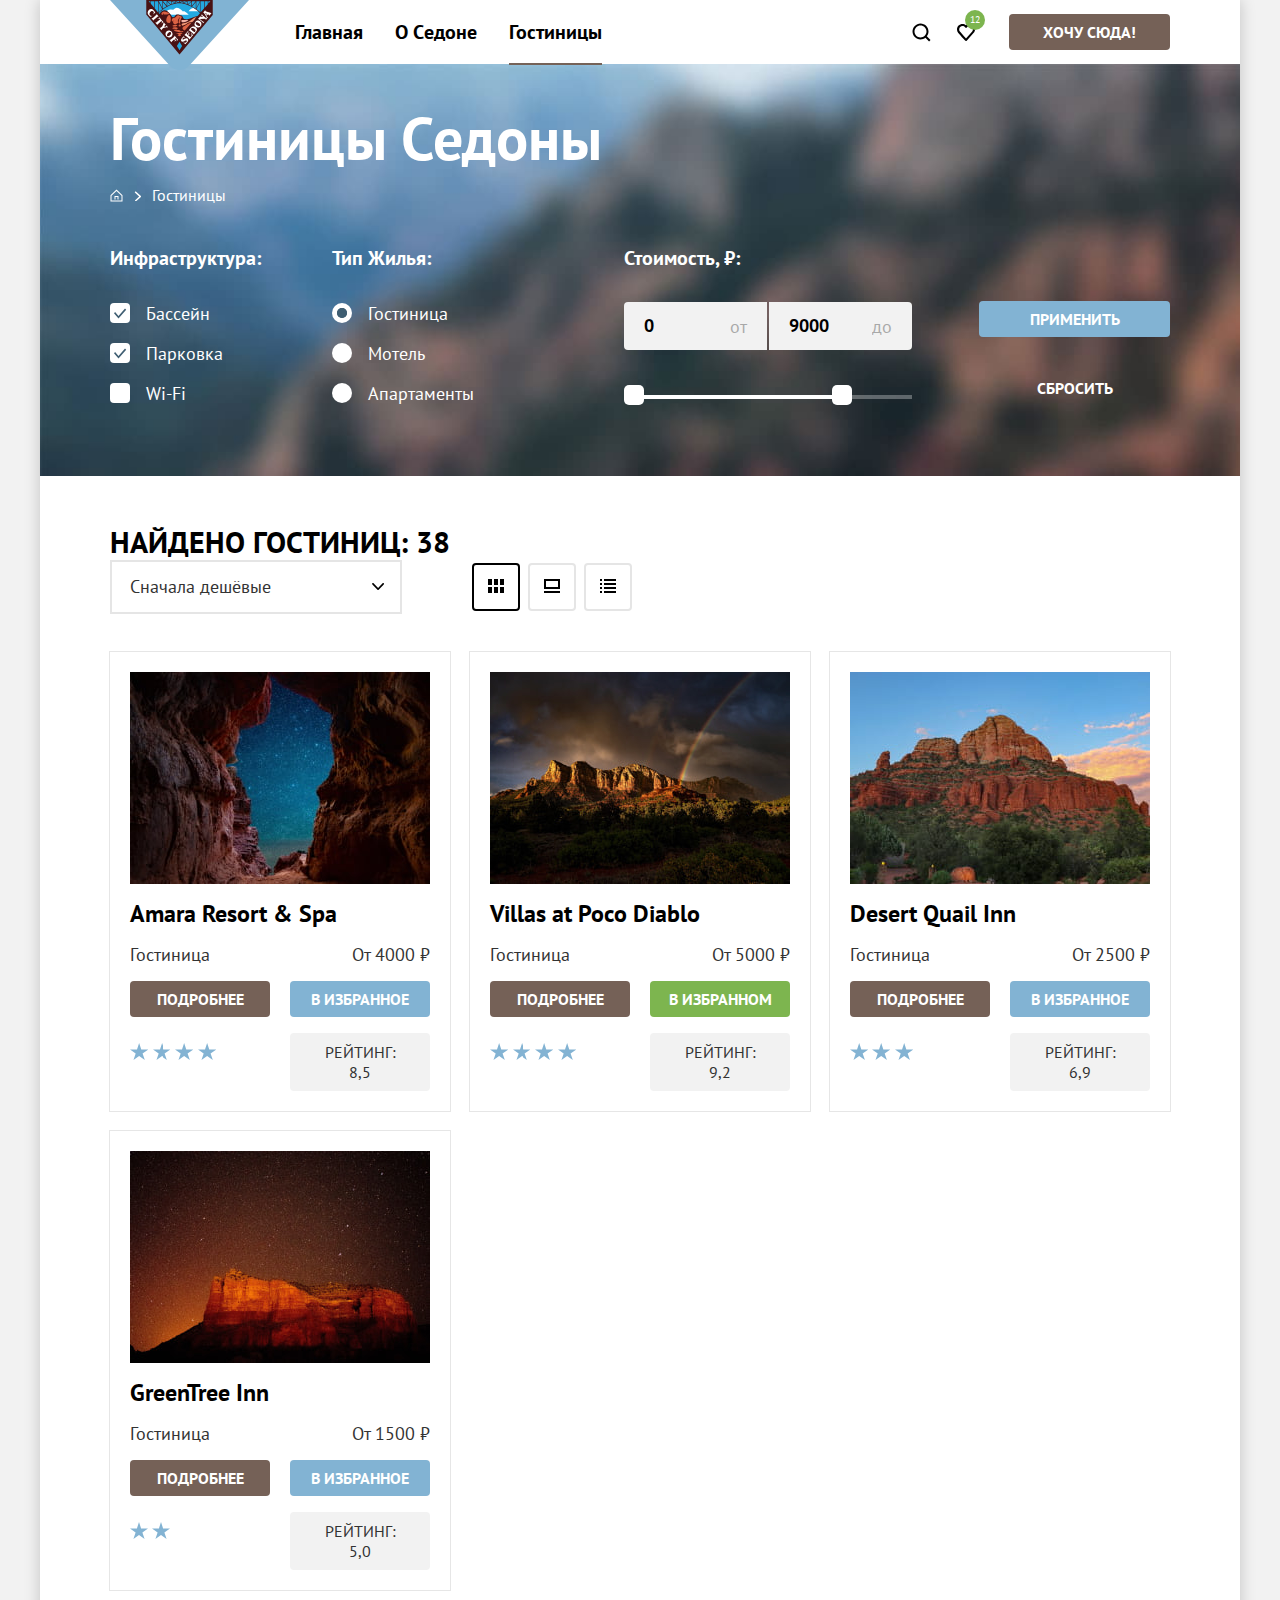
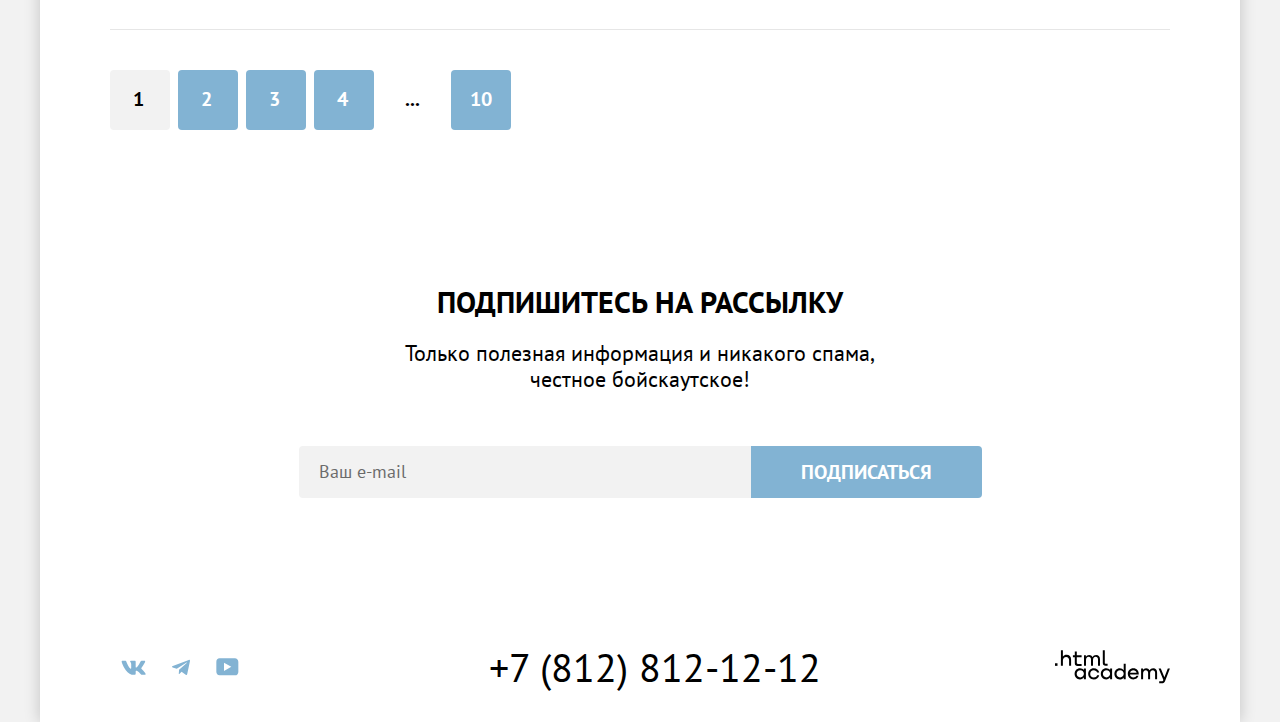
<file: 1/catalog.html>
<!DOCTYPE html>
<html lang="ru">

  <head>
    <meta charset="utf-8">
    <meta name="viewport" content="width=device-width, initial-scale=1.0">
    <title>Каталог</title>
    <link rel="icon" type="image/png" sizes="32x32" href="images/favicon.png">
    <link rel="stylesheet" href="styles/styles.css">
    <base href="https://htmlacademy-htmlcss.github.io/2436179-sedona-2/1/">
</head>

  <body>
    <header class="page-header" data-test="header">
      <nav class="navigation">
        <a class="page-header-logo" href="index.html">
          <img src="images/header/logo.svg" alt="Логотип сайта Седона" width="140" height="70">
        </a>
        <ul class="navigation-list">
          <li class="navigation-item">
            <a class="navigation-link" href="index.html">Главная</a>
          </li>
          <li class="navigation-item">
            <a class="navigation-link" href="#">О Cедоне</a>
          </li>
          <li class="navigation-item">
            <a class="navigation-link navigation-link-active" href="catalog.html">Гостиницы</a>
          </li>
        </ul>
        <ul class="navigation-list navigation-user">
          <li class="navigation-item">
            <a class="navigation-link" href="#">
              <svg class="navigation-icon-search" width="20" height="20" viewBox="0 0 20 20" fill="none"
                xmlns="http://www.w3.org/2000/svg">
                <path
                  d="M19.5 18.0083L15.8 14.3287C16.8 13.0359 17.5 11.3453 17.5 9.4558C17.5 5.08011 13.9 1.5 9.5 1.5C5.1 1.5 1.5 5.17956 1.5 9.55525C1.5 13.9309 5.1 17.511 9.5 17.511C11.3 17.511 13 16.9144 14.4 15.8204L18.1 19.5L19.5 18.0083ZM9.5 15.5221C6.2 15.5221 3.5 12.837 3.5 9.55525C3.5 6.27348 6.2 3.5884 9.5 3.5884C12.8 3.5884 15.5 6.27348 15.5 9.55525C15.5 12.837 12.8 15.5221 9.5 15.5221Z" />
              </svg>
              <span class="visually-hidden">Поиск</span>
            </a>
          </li>
          <li class="navigation-item">
            <a class="navigation-link navigation-link-like" href="#">
              <svg class="navigation-icon-like" width="20" height="20" viewBox="0 0 20 20" fill="none"
                xmlns="http://www.w3.org/2000/svg">
                <path
                  d="M9.9 19C9.6 19 9.3 18.9 9.1 18.6C3.7 12.5 2.4 11.1 2.1 10.7C1.4 9.8 1 8.6 1 7.4C1 4.4 3.4 2 6.5 2C7.8 2 9 2.5 10 3.3C11 2.5 12.3 2 13.5 2C16.5 2 19 4.4 19 7.4C19 8.7 18.5 9.9 17.7 10.8L10.7 18.7C10.5 18.9 10.3 19 9.9 19ZM3.9 9.5C4.2 9.9 7.4 13.5 10 16.4L16.2 9.4C16.7 8.9 16.9 8.2 16.9 7.4C16.9 5.6 15.4 4.1 13.6 4.1C12.6 4.1 11.6 4.6 10.9 5.4C10.6 5.7 10.3 5.8 10 5.8C9.7 5.8 9.4 5.6 9.2 5.4C8.5 4.6 7.5 4.1 6.5 4.1C4.7 4.1 3.2 5.6 3.2 7.4C3.1 8.3 3.5 9 3.9 9.5C3.8 9.5 3.8 9.5 3.9 9.5Z" />
              </svg>
              <span class="visually-hidden">Избранное</span>
              <span class="likes-number">12</span>
            </a>
          </li>
          <li class="navigation-item-button">
            <a class="navigation-button button" href="#">Хочу сюда!</a>
          </li>
        </ul>
      </nav>
    </header>

    <main class="main-inner" data-test="main">
      <section class="filter">
        <h1 class="filter-title">Гостиницы Седоны</h1>
        <ol class="breadcrums">
          <li class="breadcrums-item">
            <a class="breadcrums-item-link breadcrums-item-main" aria-label="перейти на главную страницу"
              href="index.html">
              <span class="visually-hidden">Главная</span>
            </a>
          </li>
          <li class="breadcrums-item">
            <a class="breadcrums-item-link breadcrums-item-link-active">Гостиницы</a>
          </li>
        </ol>
        <h2 class="visually-hidden">Фильтрация гостиниц</h2>
        <form class="catalog-filter" action="https://echo.htmlacademy.ru/" method="get" data-test="filter">

          <fieldset class="catalog-filter-group">
            <legend class="catalog-filter-title">Инфраструктура:</legend>
            <ul class="catalog-filter-list">
              <li class="catalog-filter-item">
                <label class="control">
                  <input class="visually-hidden control-input" type="checkbox" name="swimming-pool" checked>
                  <span class="control-mark"></span>
                  <span class="control-label">Бассейн</span>
                </label>
              </li>
              <li class="catalog-filter-item">
                <label class="control">
                  <input class="visually-hidden control-input" type="checkbox" name="car-parking" checked>
                  <span class="control-mark"></span>
                  <span class="control-label">Парковка</span>
                </label>
              </li>
              <li class="catalog-filter-item">
                <label class="control">
                  <input class="visually-hidden control-input" type="checkbox" name="wi-fi">
                  <span class="control-mark"></span>
                  <span class="control-label">Wi-Fi</span>
                </label>
              </li>
            </ul>
          </fieldset>

          <fieldset class="catalog-filter-group">
            <legend class="catalog-filter-title">Тип Жилья:</legend>
            <ul class="catalog-filter-list">
              <li class="catalog-filter-item">
                <label class="control">
                  <input class="visually-hidden control-input" type="radio" name="type" checked>
                  <span class="control-mark"></span>
                  <span class="control-label">Гостиница</span>
                </label>
              </li>
              <li class="catalog-filter-item">
                <label class="control">
                  <input class="visually-hidden control-input" type="radio" name="type">
                  <span class="control-mark"></span>
                  <span class="control-label">Мотель</span>
                </label>
              </li>
              <li class="catalog-filter-item">
                <label class="control">
                  <input class="visually-hidden control-input" type="radio" name="type">
                  <span class="control-mark"></span>
                  <span class="control-label">Апартаменты</span>
                </label>
              </li>
            </ul>
          </fieldset>

          <fieldset class="catalog-filter-group">
            <legend class="catalog-filter-title">Стоимость, ₽:</legend>
            <div class="range-wrapper-inputs">
              <label class="catalog-filter-label">
                <input class="range-input" type="number" value="0" name="min-price" required>
                <span class="range-input-placeholder">от</span>
              </label>
              <label class="catalog-filter-label">
                <input class="range-input max-price" type="number" value="9000" name="max-price" required>
                <span class="range-input-placeholder">до</span>
              </label>
            </div>
            <div class="range">
              <div class="range-scale">
                <div class="range-bar" style="left: 10px; width: 208px">
                  <button class="range-toggle toggle-min" type="button">
                    <span class="visually-hidden">Изменить минимальную цену</span>
                  </button>
                  <button class="range-toggle toggle-max" type="button">
                    <span class="visually-hidden">Изменить максимальную цену</span>
                  </button>
                </div>
              </div>
            </div>
          </fieldset>

          <div class="button-wrapper">
            <button class="catalog-filter-button button button-blue" type="submit">Применить</button>
            <button class="catalog-filter-button catalog-filter-button-cancel button" type="reset">Сбросить</button>
          </div>
        </form>
      </section>
      <section class="catalog-products" data-test="catalog">
        <div class="catalog-products-filter">
          <h2 class="visually-hidden">Список гостиниц</h2>
          <p class="catalog-products-title">Найдено гостиниц:
            <span class="search-result">38</span>
          </p>

          <div class="sorting-container">
            <div class="select">
              <select class="select-control" aria-label="Сортировка">
                <option value="cheap">Сначала дешёвые</option>
                <option value="popular">Сначала популярные</option>
                <option value="expensive">Сначала дорогие</option>
              </select>
            </div>
            <div class="button-view-wrapper">
              <a class="button-view button-view-active" href="#">
                <svg aria-hidden="true" focusable="false" width="16" height="14" viewBox="0 0 16 14" fill="none"
                  xmlns="http://www.w3.org/2000/svg">
                  <path d="M4 0H0V6H4V0Z" fill="black" />
                  <path d="M16 0H12V6H16V0Z" fill="black" />
                  <path d="M10 0H6V6H10V0Z" fill="black" />
                  <path d="M4 8H0V14H4V8Z" fill="black" />
                  <path d="M16 8H12V14H16V8Z" fill="black" />
                  <path d="M10 8H6V14H10V8Z" fill="black" />
                </svg>
                <span class="visually-hidden">Показать карточки</span>
              </a>
              <a class="button-view" href="#">
                <svg aria-hidden="true" focusable="false" width="16" height="14" viewBox="0 0 16 14" fill="none"
                  xmlns="http://www.w3.org/2000/svg">
                  <path d="M16 12H0V14H16V12Z" fill="black" />
                  <path d="M14 2V8H2V2H14ZM16 0H0V10H16V0Z" fill="black" />
                </svg>
                <span class="visually-hidden">Показать карточку на весь экран</span>
              </a>
              <a class="button-view" href="#">
                <svg aria-hidden="true" focusable="false" width="16" height="14" viewBox="0 0 16 14" fill="none"
                  xmlns="http://www.w3.org/2000/svg">
                  <path d="M2 0H0V2H2V0Z" fill="black" />
                  <path d="M16 0H4V2H16V0Z" fill="black" />
                  <path d="M2 4H0V6H2V4Z" fill="black" />
                  <path d="M16 4H4V6H16V4Z" fill="black" />
                  <path d="M2 8H0V10H2V8Z" fill="black" />
                  <path d="M16 8H4V10H16V8Z" fill="black" />
                  <path d="M2 12H0V14H2V12Z" fill="black" />
                  <path d="M16 12H4V14H16V12Z" fill="black" />
                </svg>
                <span class="visually-hidden">Показать список</span>
              </a>
            </div>
          </div>
        </div>

        <ul class="product-list">
          <li class="product-card">
            <a class="product-card-link" href="#">
              <img class="product-card-img" src="images/catalog/amara-resort.jpg" alt="Вид из каньона на звездное небо"
                width="300" height="212">
              <h3 class="product-card-title">Amara Resort & Spa</h3>
            </a>
            <div class="product-card-info-wrapper">
              <p class="product-card-subtitle">Гостиница<span class="product-card-price">От 4000 ₽</span></p>
              <div class="product-card-button-wrapper">
                <a class="product-card-button-more button" href="#">подробнее</a>
                <a class="product-card-button-like button button-blue" href="#">в избранное</a>
              </div>
              <div class="product-card-rating-wrapper">
                <div class="star four-stars" role="img" aria-label="3 звезды">
                  <span class="visually-hidden">Отель 4 звезды</span>
                </div>
                <p class="product-card-rating"><span>Рейтинг: 8,5</span></p>
              </div>
            </div>
          </li>
          <li class="product-card">
            <a class="product-card-link" href="#">
              <img class="product-card-img" src="images/catalog/villas-at-poco-diablo.jpg" alt="Вид на каньоны издалека"
                width="300" height="212">
              <h3 class="product-card-title">Villas at Poco Diablo</h3>
            </a>
            <div class="product-card-info-wrapper">
              <p class="product-card-subtitle">Гостиница<span class="product-card-price">От 5000 ₽</span></p>
              <div class="product-card-button-wrapper">
                <a class="product-card-button-more button" href="#">подробнее</a>
                <a class="product-card-button-like product-card-button-like-active button" href="#">в избранном</a>
              </div>
              <div class="product-card-rating-wrapper">
                <div class="star four-stars" role="img" aria-label="4 звезды">
                  <span class="visually-hidden">Отель 4 звезды</span>
                </div>
                <p class="product-card-rating"><span>Рейтинг: 9,2</span></p>
              </div>
            </div>
          </li>
          <li class="product-card">
            <a class="product-card-link" href="#">
              <img class="product-card-img" src="images/catalog/desert-quail-inn.jpg" alt="Вид на каньон днём"
                width="300" height="212">
              <h3 class="product-card-title">Desert Quail Inn</h3>
            </a>
            <div class="product-card-info-wrapper">
              <p class="product-card-subtitle">Гостиница<span class="product-card-price">От 2500 ₽</span></p>
              <div class="product-card-button-wrapper">
                <a class="product-card-button-more button" href="#">подробнее</a>
                <a class="product-card-button-like button button-blue" href="#">в избранное</a>
              </div>
              <div class="product-card-rating-wrapper">
                <div class="star three-stars" role="img" aria-label="3 звезды">
                  <span class="visually-hidden">Отель 3 звезды</span>
                </div>
                <p class="product-card-rating"><span>Рейтинг: 6,9</span></p>
              </div>
            </div>
          </li>
          <li class="product-card">
            <a class="product-card-link" href="#">
              <img class="product-card-img" src="images/catalog/greenTree-inn.jpg"
                alt="Вид на каньон и звёдное небо издалека" width="300" height="212">
              <h3 class="product-card-title">GreenTree Inn</h3>
            </a>
            <div class="product-card-info-wrapper">
              <p class="product-card-subtitle">Гостиница<span class="product-card-price">От 1500 ₽</span></p>
              <div class="product-card-button-wrapper">
                <a class="product-card-button-more button" href="#">подробнее</a>
                <a class="product-card-button-like button button-blue" href="#">в избранное</a>
              </div>
              <div class="product-card-rating-wrapper">
                <div class="star two-stars" role="img" aria-label="2 звезды">
                  <span class="visually-hidden">Отель 2 звезды</span>
                </div>
                <p class="product-card-rating"><span>Рейтинг: 5,0</span></p>
              </div>
            </div>
          </li>
        </ul>

        <ul class="pagination">
          <li class="pagination-item">
            <a class="pagination-link pagination-active">1</a>
          </li>
          <li class="pagination-item">
            <a class="pagination-link" href="#">2</a>
          </li>
          <li class="pagination-item">
            <a class="pagination-link" href="#">3</a>
          </li>
          <li class="pagination-item">
            <a class="pagination-link" href="#">4</a>
          </li>
          <li class="pagination-item">
            <a class="pagination-link pagination-link-more" href="#">...</a>
          </li>
          <li class="pagination-item">
            <a class="pagination-link pagination-more-ten" href="#">10</a>
          </li>
        </ul>
      </section>

      <section class="subscription subscription-catalog" data-test="subscribe">
        <h2 class="subscription-title">Подпишитесь на рассылку</h2>
        <p class="subscription-description">Только полезная информация и никакого спама,<br> честное бойскаутское!</p>
        <form class="subscription-form" action="https://echo.htmlacademy.ru/" method="post">
          <label class="visually-hidden" for="subscription-email">Email</label>
          <input class="field" type="email" name="subscription-email" id="subscription-email" placeholder="Ваш e-mail"
            required>
          <button class="subscription-button button button-blue" type="submit">Подписаться</button>
        </form>
      </section>
    </main>

    <footer class="page-footer" data-test="footer">
      <section class="footer-contacts">
        <ul class="footer-social-list">
          <li class="footer-social-item">
            <a class="footer-social-item-link" href="https://vk.com/htmlacademy">
              <svg aria-hidden="true" focusable="false" width="25" height="15" viewBox="0 0 25 15" fill="none"
                xmlns="http://www.w3.org/2000/svg">
                <path fill-rule="evenodd" clip-rule="evenodd"
                  d="M24.1164 1.80445C24.2824 1.25845 24.1164 0.856445 23.3214 0.856445H20.6964C20.0284 0.856445 19.7204 1.20345 19.5534 1.58645C19.5534 1.58645 18.2184 4.78245 16.3274 6.85845C15.7154 7.46045 15.4374 7.65145 15.1034 7.65145C14.9364 7.65145 14.6854 7.46045 14.6854 6.91345V1.80445C14.6854 1.14845 14.5014 0.856445 13.9454 0.856445H9.81738C9.40038 0.856445 9.14938 1.16045 9.14938 1.44945C9.14938 2.07045 10.0954 2.21445 10.1924 3.96245V7.76045C10.1924 8.59345 10.0394 8.74444 9.70538 8.74444C8.81538 8.74444 6.65038 5.53345 5.36538 1.85945C5.11638 1.14445 4.86438 0.856445 4.19338 0.856445H1.56638C0.816382 0.856445 0.666382 1.20345 0.666382 1.58645C0.666382 2.26845 1.55638 5.65645 4.81138 10.1374C6.98138 13.1974 10.0364 14.8564 12.8194 14.8564C14.4884 14.8564 14.6944 14.4884 14.6944 13.8534V11.5404C14.6944 10.8034 14.8524 10.6564 15.3814 10.6564C15.7714 10.6564 16.4384 10.8484 17.9964 12.3234C19.7764 14.0724 20.0694 14.8564 21.0714 14.8564H23.6964C24.4464 14.8564 24.8224 14.4884 24.6064 13.7604C24.3684 13.0364 23.5184 11.9854 22.3914 10.7384C21.7794 10.0284 20.8614 9.26345 20.5824 8.88045C20.1934 8.38945 20.3044 8.17044 20.5824 7.73345C20.5824 7.73345 23.7824 3.30745 24.1154 1.80445H24.1164Z" />
              </svg>
              <span class="visually-hidden">ВКонтакте</span>
            </a>
          </li>
          <li class="footer-social-item">
            <a class="footer-social-item-link" href="https://t.me/htmlacademy">
              <svg aria-hidden="true" focusable="false" width="18" height="17" viewBox="0 0 18 17" fill="none"
                xmlns="http://www.w3.org/2000/svg">
                <path
                  d="M16.785 0.955705L0.840489 7.1042C-0.247661 7.54126 -0.241365 8.14828 0.640845 8.41897L4.73445 9.69597L14.2058 3.72014C14.6537 3.44766 15.0629 3.59424 14.7265 3.89281L7.05283 10.8183H7.05103L7.05283 10.8192L6.77045 15.0387C7.18413 15.0387 7.36669 14.8489 7.59871 14.625L9.58705 12.6915L13.7229 15.7464C14.4855 16.1664 15.0332 15.9506 15.2229 15.0405L17.9379 2.2453C18.2158 1.13107 17.5126 0.626562 16.785 0.955705Z" />
              </svg>
              <span class="visually-hidden">Телеграм</span>
            </a>
          </li>
          <li class="footer-social-item">
            <a class="footer-social-item-link" href="https://www.youtube.com/user/htmlacademyru">
              <svg aria-hidden="true" focusable="false" width="23" height="18" viewBox="0 0 23 18" fill="none"
                xmlns="http://www.w3.org/2000/svg">
                <path
                  d="M18.9402 0.356445H3.50738C1.64668 0.356445 0.333252 1.9502 0.333252 3.75645V13.8502C0.333252 15.7627 1.64668 17.3564 3.50738 17.3564H19.1591C20.8009 17.3564 22.3333 15.7627 22.3333 13.9564V3.75645C22.1143 1.9502 20.8009 0.356445 18.9402 0.356445ZM7.99494 12.8939V4.81894L15.3283 8.85645L7.99494 12.8939Z" />
              </svg>
              <span class="visually-hidden">Ютюб</span>
            </a>
          </li>
        </ul>
        <div class="footer-contacts-wrapper">
          <a class="footer-contacts-phone" href="tel:88128121212">+7 (812) 812-12-12</a>
        </div>
        <p class="footer-contacts-about">
          <a class="htmlacademy-link" href="https://htmlacademy.ru/">
            <svg role="img" aria-label="логотип HTML Академии" width="115" height="34" viewBox="0 0 115 34"
              xmlns="http://www.w3.org/2000/svg">
              <path d="M0 13.2564V15.8564H2.5V13.2564H0Z" />
              <path
                d="M11.6 4.85645C10 4.85645 8.8 5.55645 8 6.55645H7.9V0.356445H5.9V15.8564H7.9V10.5564C7.9 8.45645 9.2 6.95645 11.2 6.95645C13 6.95645 14.1 8.35645 14.1 10.1564V15.8564H16.1V9.75644C16.2 6.75644 14.3 4.85645 11.6 4.85645Z" />
              <path
                d="M26.6 5.15645H21.8V1.45645H19.8V5.25645H17.9V7.25645H19.8V13.2564C19.8 14.9564 20.8 15.9564 22.5 15.9564H26.6V13.9564H22.9C22.2 13.9564 21.8 13.5564 21.8 12.8564V7.15645H26.6V5.15645Z" />
              <path
                d="M41.1 4.95645C39.5 4.95645 38.2 5.75644 37.6 7.05645H37.5C36.9 5.85645 35.7 4.95645 34.1 4.95645C32.7 4.95645 31.6 5.75645 31 6.75645H30.9V5.15645H29V15.7564H31V10.3564C31 8.35645 32 6.85645 33.6 6.85645C35.1 6.85645 36 7.85645 36 9.45645V15.7564H38V10.1564C38 7.75645 39.4 6.85645 40.6 6.85645C42.1 6.85645 43 7.85645 43 9.45645V15.7564H45V9.25644C45.1 6.75644 43.6 4.95645 41.1 4.95645Z" />
              <path
                d="M47.8 13.0564C47.8 14.7564 48.8 15.7564 50.6 15.7564H52.6V13.7564H50.9C50.2 13.7564 49.8 13.3564 49.8 12.6564V0.356445H47.8V13.0564Z" />
              <path
                d="M28.9 20.0564C28 18.9564 26.7 18.2564 25 18.2564C21.9 18.2564 19.6 20.5564 19.6 23.8564C19.6 27.1564 21.9 29.4564 25 29.4564C26.8 29.4564 28 28.6564 28.8 27.5564H28.9V29.1564H30.9V18.5564H28.9V20.0564ZM25.3 27.4564C23.1 27.4564 21.7 25.8564 21.7 23.8564C21.7 21.8564 23.1 20.2564 25.3 20.2564C27.5 20.2564 28.9 21.8564 28.9 23.8564C28.9 25.7564 27.5 27.4564 25.3 27.4564Z" />
              <path
                d="M44.2 22.3564C43.7 19.9564 41.6 18.2564 38.8 18.2564C35.4 18.2564 33.2 20.7564 33.2 23.8564C33.2 26.9564 35.4 29.4564 38.8 29.4564C41.6 29.4564 43.7 27.6564 44.2 25.2564H42.1C41.7 26.5564 40.4 27.5564 38.8 27.5564C36.6 27.5564 35.2 25.9564 35.2 23.9564C35.2 21.9564 36.6 20.3564 38.8 20.3564C40.4 20.3564 41.6 21.3564 42.1 22.5564H44.2V22.3564Z" />
              <path
                d="M55.1 20.0564C54.2 18.9564 52.9 18.2564 51.2 18.2564C48.1 18.2564 45.8 20.5564 45.8 23.8564C45.8 27.1564 48.1 29.4564 51.2 29.4564C53 29.4564 54.2 28.6564 55 27.5564H55.1V29.1564H57.1V18.5564H55.1V20.0564ZM51.5 27.4564C49.3 27.4564 47.9 25.8564 47.9 23.8564C47.9 21.8564 49.3 20.2564 51.5 20.2564C53.7 20.2564 55.1 21.8564 55.1 23.8564C55.1 25.7564 53.6 27.4564 51.5 27.4564Z" />
              <path
                d="M68.7 20.1564C67.8 19.0564 66.5 18.2564 64.8 18.2564C61.7 18.2564 59.4 20.5564 59.4 23.8564C59.4 27.1564 61.6 29.4564 64.8 29.4564C66.5 29.4564 67.8 28.6564 68.6 27.6564H68.7V29.1564H70.7V13.7564H68.7V20.1564ZM65.1 27.4564C62.9 27.4564 61.5 25.8564 61.5 23.8564C61.5 21.8564 62.9 20.2564 65.1 20.2564C67.3 20.2564 68.7 21.8564 68.7 23.8564C68.6 25.8564 67.2 27.4564 65.1 27.4564Z" />
              <path
                d="M78.3 18.2564C75 18.2564 72.8 20.7564 72.8 23.8564C72.8 26.8564 74.9 29.4564 78.3 29.4564C80.8 29.4564 82.8 28.1564 83.5 25.8564H81.4C80.9 26.8564 79.8 27.4564 78.4 27.4564C76.5 27.4564 75.1 26.1564 75 24.5564H83.8C84 20.9564 81.8 18.2564 78.3 18.2564ZM78.3 20.1564C80 20.1564 81.3 21.1564 81.6 22.7564H75.1C75.4 21.2564 76.6 20.1564 78.3 20.1564Z" />
              <path
                d="M98.2 18.2564C96.6 18.2564 95.3 19.0564 94.6 20.2564H94.5C93.9 19.0564 92.7 18.2564 91.1 18.2564C89.7 18.2564 88.6 18.9564 88 20.0564V18.5564H86.1V29.1564H88.1V23.7564C88.1 21.7564 89.1 20.3564 90.7 20.2564C92.2 20.2564 93.1 21.2564 93.1 22.8564V29.1564H95.1V23.5564C95.1 21.1564 96.5 20.2564 97.7 20.2564C99.2 20.2564 100.1 21.2564 100.1 22.8564V29.1564H102.1V22.6564C102.2 20.0564 100.7 18.2564 98.2 18.2564Z" />
              <path
                d="M109.4 27.3564L105.8 18.4564H103.6L108.4 30.0564C108.1 30.9564 107.7 31.2564 106.7 31.2564H104.2V33.2564H106.7C108.5 33.2564 109.5 32.4564 110.2 30.6564L114.9 18.4564H112.8L109.4 27.3564Z" />
            </svg>
            <span class="visually-hidden">.html academy</span>
          </a>
        </p>
      </section>
    </footer>
  </body>

</html>
</file>
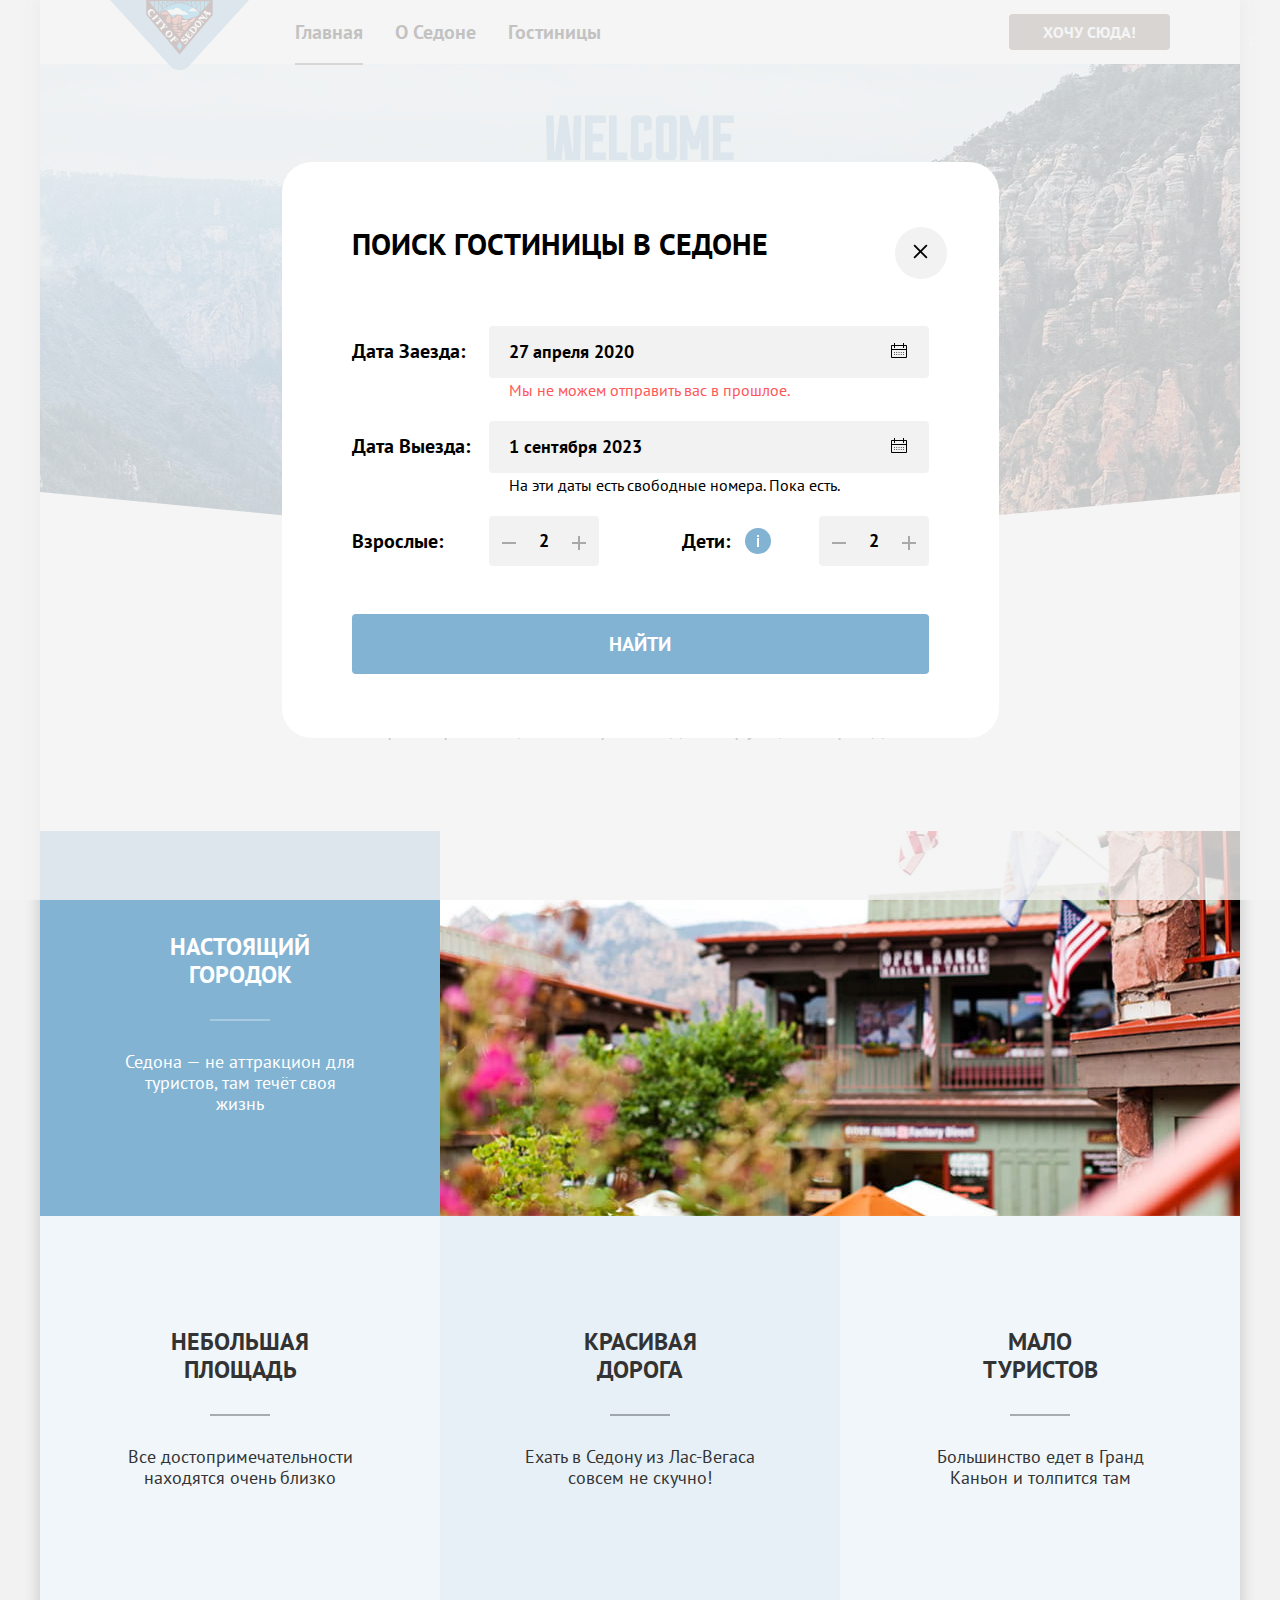
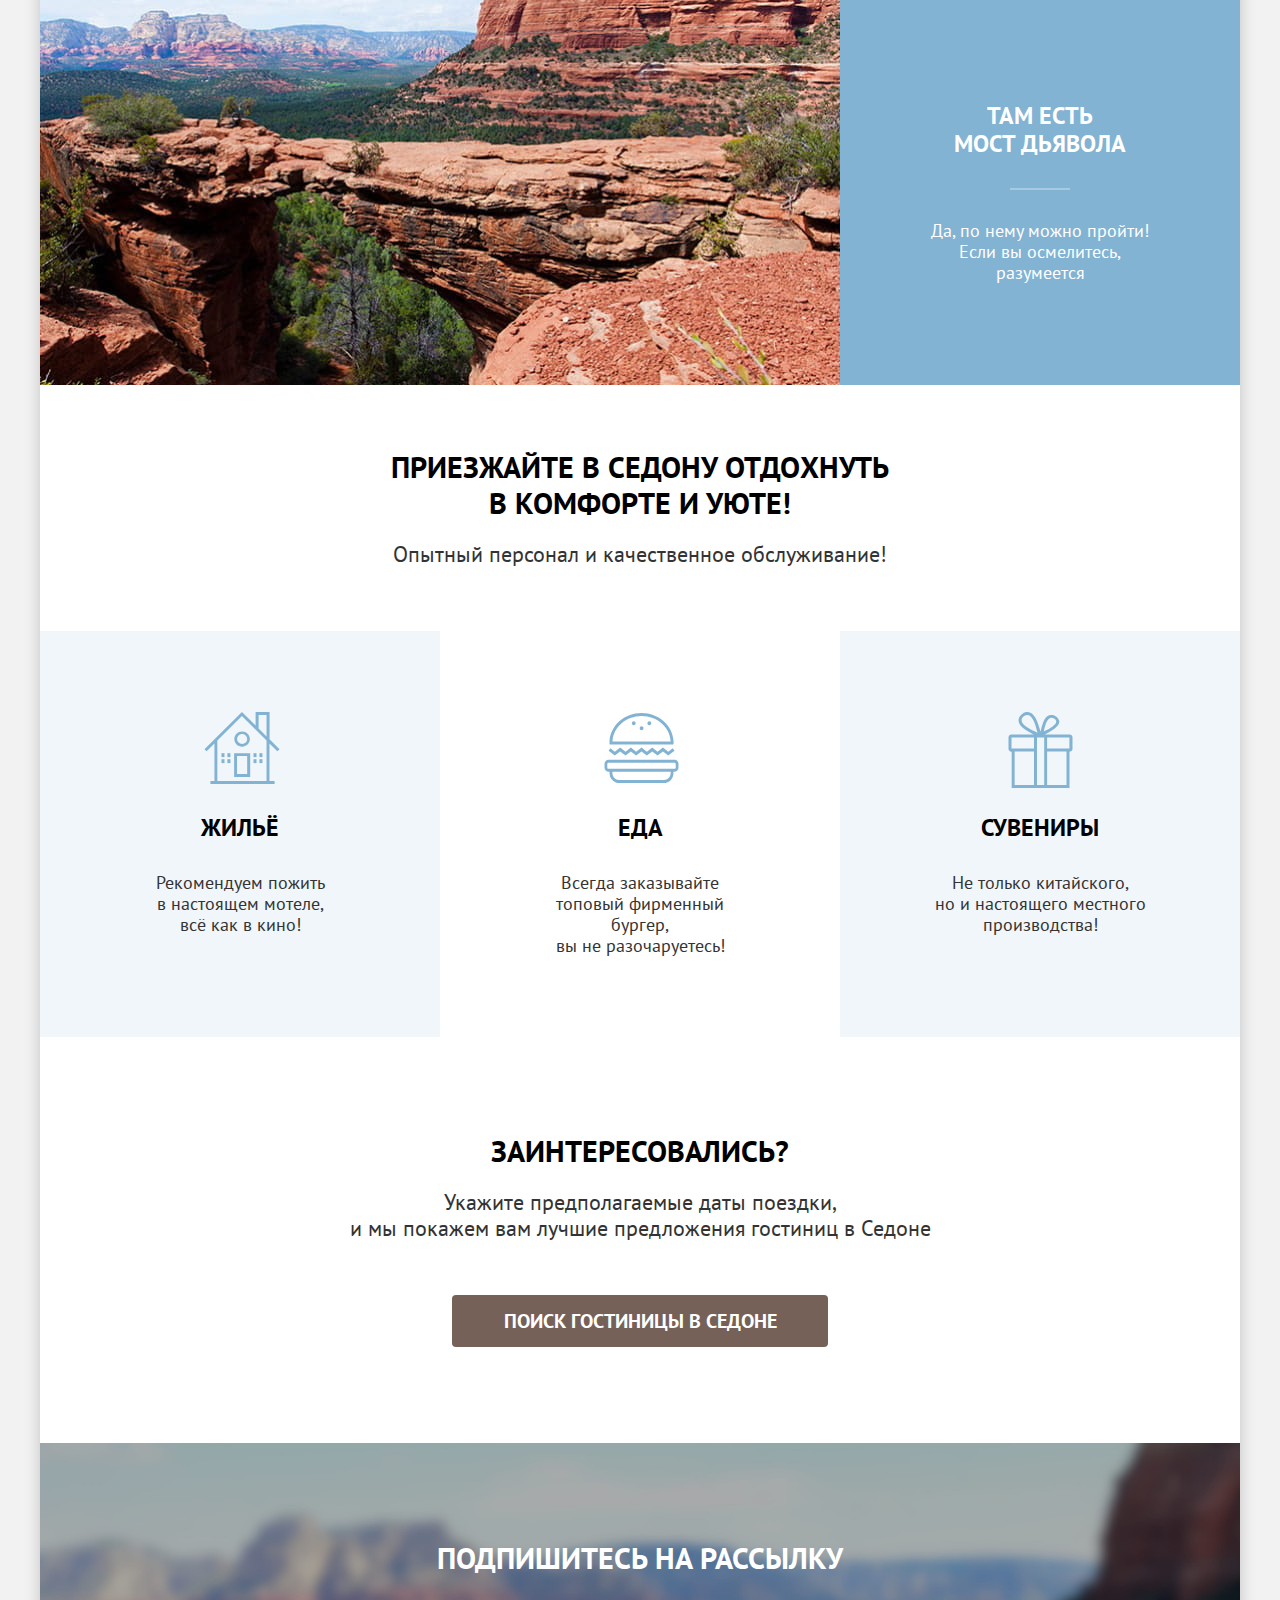
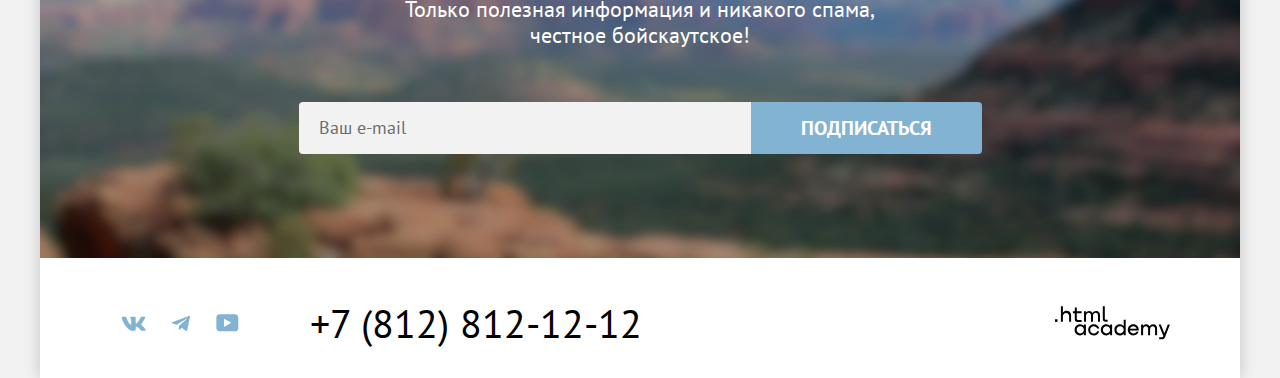
<file: 1/modal.html>
<!DOCTYPE html>
<html lang="ru">

  <head>
    <meta charset="utf-8">
    <meta name="viewport" content="width=device-width, initial-scale=1.0">
    <title>Модальное окно</title>
    <link rel="icon" type="image/png" sizes="32x32" href="images/favicon.png">
    <link rel="stylesheet" href="styles/styles.css">
    <base href="https://htmlacademy-htmlcss.github.io/2436179-sedona-2/1/">
</head>

  <body>
    <header class="page-header" data-test="header">
      <nav class="navigation">
        <a class="page-header-logo" aria-current="page" href="index.html">
          <img src="images/header/logo.svg" alt="Логотип сайта Седона" width="140" height="70">
        </a>
        <ul class="navigation-list">
          <li class="navigation-item">
            <a class="navigation-link navigation-link-active" href="index.html">Главная</a>
          </li>
          <li class="navigation-item">
            <a class="navigation-link" href="#">О Седоне</a>
          </li>
          <li class="navigation-item">
            <a class="navigation-link" href="catalog.html">Гостиницы</a>
          </li>
        </ul>
        <ul class="navigation-list navigation-user">
          <li class="navigation-item">
            <a class="navigation-link navigation-icon-search" href="#">
              <span class="visually-hidden">Поиск</span>
            </a>
          </li>
          <li class="navigation-item">
            <a class="navigation-link navigation-icon-like" href="#">
              <span class="visually-hidden">Избранное</span>
              <span class="likes-number">12</span>
            </a>
          </li>
          <li class="navigation-item-button">
            <a class="navigation-button button" href="#">Хочу сюда!</a>
          </li>
        </ul>
      </nav>
    </header>
    <main class="main-index main-container" data-test="main">
      <section class="hero" data-test="hero">
        <h1 class="visually-hidden">Седона - небольшой городок в Аризоне</h1>
        <img class="hero-image" src="images/welcome.svg"
          alt="Welcome to the gorgeous. Sedona. 'Because the Grand Canyon sucks!'" width="800" height="352">
      </section>
      <section class="advantages" data-test="advantages">
        <h2 class="visually-hidden">Приемущества</h2>
        <p class="advantages-description">Седона — небольшой городок в Аризоне,<br> заслуживающий большего!</p>
        <p class="advantages-subtitle">Рассмотрим причины, по которым Седона круче, чем Гранд-Каньон!</p>
        <ul class="advantages-list">
          <li class="advantages-item advantages-item-bright">
            <div class="advantages-wrap-text advantages-wrap-text-first">
              <h3 class="advantages-item-title">Настоящий городок</h3>
              <p class="advantages-item-description">Седона — не аттракцион для туристов, там течёт своя жизнь</p>
            </div>
            <img class="advantages-item-img-first" src="images/real-town.jpg" alt="Здание в городе Седона" width="800"
              height="385">
          </li>
          <li class="advantages-item advantages-item-light">
            <div class="advantages-wrap-text advantages-wrap-text-center">
              <h3 class="advantages-item-title">Небольшая площадь</h3>
              <p class="advantages-item-description">Все достопримечательности находятся очень близко</p>
            </div>
          </li>
          <li class="advantages-item advantages-item-dark">
            <div class="advantages-wrap-text advantages-wrap-text-center">
              <h3 class="advantages-item-title">Красивая <br> дорога</h3>
              <p class="advantages-item-description">Ехать в Седону из Лас-Вегаса совсем не скучно!</p>
            </div>
          </li>
          <li class="advantages-item advantages-item-light">
            <div class="advantages-wrap-text advantages-wrap-text-center">
              <h3 class="advantages-item-title">Мало <br> туристов</h3>
              <p class="advantages-item-description">Большинство едет в Гранд Каньон и толпится там</p>
            </div>
          </li>
          <li class="advantages-item advantages-item-bright">
            <img class="advantages-item-img-end" src="images/canyon.jpg" alt="Панорама каньона" width="800"
              height="385">
            <div class="advantages-wrap-text advantages-wrap-text-end">
              <h3 class="advantages-item-title">Там есть <br> мост дьявола</h3>
              <p class="advantages-item-description">Да, по нему можно пройти! Если вы осмелитесь, разумеется</p>
            </div>
          </li>
        </ul>
      </section>
      <section class="service" data-test="service">
        <h2 class="visually-hidden">Сервис</h2>
        <p class="service-description">Приезжайте в Седону отдохнуть <br> в комфорте и уюте!</p>
        <p class="service-subtitle">Опытный персонал и качественное обслуживание!</p>
        <ul class="service-list">
          <li class="service-item service-item-light service-item-home">
            <h3 class="service-item-title">Жильё</h3>
            <p class="service-item-description">Рекомендуем пожить <br> в настоящем мотеле,<br> всё как в кино!</p>
          </li>
          <li class="service-item service-item-food">
            <h3 class="service-item-title">Еда</h3>
            <p class="service-item-description">Всегда заказывайте <br> топовый фирменный бургер,<br> вы не
              разочаруетесь!
            </p>
          </li>
          <li class="service-item service-item-light service-item-gift">
            <h3 class="service-item-title">Сувениры</h3>
            <p class="service-item-description">Не только китайского, <br> но и настоящего местного производства!</p>
          </li>
        </ul>
      </section>
      <section class="search" data-test="search">
        <h2 class="search-title">Заинтересовались?</h2>
        <p class="search-description">Укажите предполагаемые даты поездки, <br> и мы покажем вам лучшие предложения
          гостиниц в Седоне</p>
        <a class="search-button button" href="#">Поиск гостиницы в Седоне</a>
      </section>
      <section class="subscription subscription-index" data-test="subscribe">
        <h2 class="subscription-title">Подпишитесь на рассылку</h2>
        <p class="subscription-description">Только полезная информация и никакого спама,<br> честное бойскаутское!</p>
        <form class="subscription-form subscription-form-index" action="https://echo.htmlacademy.ru/" method="post">
          <label class="visually-hidden" for="subscription-email">Email</label>
          <input class="field" type="email" name="subscription-email" id="subscription-email" placeholder="Ваш e-mail"
            required>
          <button class="subscription-button button button-blue" type="submit">Подписаться</button>
        </form>
      </section>
    </main>
    <footer class="page-footer" data-test="footer">
      <section class="footer-contacts">
        <ul class="footer-social-list">
          <li class="footer-social-item">
            <a class="footer-social-item-link" href="https://vk.com/htmlacademy">
              <svg aria-hidden="true" focusable="false" width="25" height="15" viewBox="0 0 25 15" fill="none"
                xmlns="http://www.w3.org/2000/svg">
                <path fill-rule="evenodd" clip-rule="evenodd"
                  d="M24.1164 1.80445C24.2824 1.25845 24.1164 0.856445 23.3214 0.856445H20.6964C20.0284 0.856445 19.7204 1.20345 19.5534 1.58645C19.5534 1.58645 18.2184 4.78245 16.3274 6.85845C15.7154 7.46045 15.4374 7.65145 15.1034 7.65145C14.9364 7.65145 14.6854 7.46045 14.6854 6.91345V1.80445C14.6854 1.14845 14.5014 0.856445 13.9454 0.856445H9.81738C9.40038 0.856445 9.14938 1.16045 9.14938 1.44945C9.14938 2.07045 10.0954 2.21445 10.1924 3.96245V7.76045C10.1924 8.59345 10.0394 8.74444 9.70538 8.74444C8.81538 8.74444 6.65038 5.53345 5.36538 1.85945C5.11638 1.14445 4.86438 0.856445 4.19338 0.856445H1.56638C0.816382 0.856445 0.666382 1.20345 0.666382 1.58645C0.666382 2.26845 1.55638 5.65645 4.81138 10.1374C6.98138 13.1974 10.0364 14.8564 12.8194 14.8564C14.4884 14.8564 14.6944 14.4884 14.6944 13.8534V11.5404C14.6944 10.8034 14.8524 10.6564 15.3814 10.6564C15.7714 10.6564 16.4384 10.8484 17.9964 12.3234C19.7764 14.0724 20.0694 14.8564 21.0714 14.8564H23.6964C24.4464 14.8564 24.8224 14.4884 24.6064 13.7604C24.3684 13.0364 23.5184 11.9854 22.3914 10.7384C21.7794 10.0284 20.8614 9.26345 20.5824 8.88045C20.1934 8.38945 20.3044 8.17044 20.5824 7.73345C20.5824 7.73345 23.7824 3.30745 24.1154 1.80445H24.1164Z" />
              </svg>
              <span class="visually-hidden">ВКонтакте</span>
            </a>
          </li>
          <li class="footer-social-item">
            <a class="footer-social-item-link" href="https://t.me/htmlacademy">
              <svg aria-hidden="true" focusable="false" width="18" height="17" viewBox="0 0 18 17" fill="none"
                xmlns="http://www.w3.org/2000/svg">
                <path
                  d="M16.785 0.955705L0.840489 7.1042C-0.247661 7.54126 -0.241365 8.14828 0.640845 8.41897L4.73445 9.69597L14.2058 3.72014C14.6537 3.44766 15.0629 3.59424 14.7265 3.89281L7.05283 10.8183H7.05103L7.05283 10.8192L6.77045 15.0387C7.18413 15.0387 7.36669 14.8489 7.59871 14.625L9.58705 12.6915L13.7229 15.7464C14.4855 16.1664 15.0332 15.9506 15.2229 15.0405L17.9379 2.2453C18.2158 1.13107 17.5126 0.626562 16.785 0.955705Z" />
              </svg>
              <span class="visually-hidden">Телеграм</span>
            </a>
          </li>
          <li class="footer-social-item">
            <a class="footer-social-item-link" href="https://www.youtube.com/user/htmlacademyru">
              <svg aria-hidden="true" focusable="false" width="23" height="18" viewBox="0 0 23 18" fill="none"
                xmlns="http://www.w3.org/2000/svg">
                <path
                  d="M18.9402 0.356445H3.50738C1.64668 0.356445 0.333252 1.9502 0.333252 3.75645V13.8502C0.333252 15.7627 1.64668 17.3564 3.50738 17.3564H19.1591C20.8009 17.3564 22.3333 15.7627 22.3333 13.9564V3.75645C22.1143 1.9502 20.8009 0.356445 18.9402 0.356445ZM7.99494 12.8939V4.81894L15.3283 8.85645L7.99494 12.8939Z" />
              </svg>
              <span class="visually-hidden">Ютюб</span>
            </a>
          </li>
        </ul>
        <a class="footer-contacts-phone" href="tel:88128121212">+7 (812) 812-12-12</a>
        <p class="footer-contacts-about">
          <a class="htmlacademy-link" href="https://htmlacademy.ru/">
            <svg role="img" aria-label="логотип HTML Академии" width="115" height="34" viewBox="0 0 115 34"
              xmlns="http://www.w3.org/2000/svg">
              <path d="M0 13.2564V15.8564H2.5V13.2564H0Z" />
              <path
                d="M11.6 4.85645C10 4.85645 8.8 5.55645 8 6.55645H7.9V0.356445H5.9V15.8564H7.9V10.5564C7.9 8.45645 9.2 6.95645 11.2 6.95645C13 6.95645 14.1 8.35645 14.1 10.1564V15.8564H16.1V9.75644C16.2 6.75644 14.3 4.85645 11.6 4.85645Z" />
              <path
                d="M26.6 5.15645H21.8V1.45645H19.8V5.25645H17.9V7.25645H19.8V13.2564C19.8 14.9564 20.8 15.9564 22.5 15.9564H26.6V13.9564H22.9C22.2 13.9564 21.8 13.5564 21.8 12.8564V7.15645H26.6V5.15645Z" />
              <path
                d="M41.1 4.95645C39.5 4.95645 38.2 5.75644 37.6 7.05645H37.5C36.9 5.85645 35.7 4.95645 34.1 4.95645C32.7 4.95645 31.6 5.75645 31 6.75645H30.9V5.15645H29V15.7564H31V10.3564C31 8.35645 32 6.85645 33.6 6.85645C35.1 6.85645 36 7.85645 36 9.45645V15.7564H38V10.1564C38 7.75645 39.4 6.85645 40.6 6.85645C42.1 6.85645 43 7.85645 43 9.45645V15.7564H45V9.25644C45.1 6.75644 43.6 4.95645 41.1 4.95645Z" />
              <path
                d="M47.8 13.0564C47.8 14.7564 48.8 15.7564 50.6 15.7564H52.6V13.7564H50.9C50.2 13.7564 49.8 13.3564 49.8 12.6564V0.356445H47.8V13.0564Z" />
              <path
                d="M28.9 20.0564C28 18.9564 26.7 18.2564 25 18.2564C21.9 18.2564 19.6 20.5564 19.6 23.8564C19.6 27.1564 21.9 29.4564 25 29.4564C26.8 29.4564 28 28.6564 28.8 27.5564H28.9V29.1564H30.9V18.5564H28.9V20.0564ZM25.3 27.4564C23.1 27.4564 21.7 25.8564 21.7 23.8564C21.7 21.8564 23.1 20.2564 25.3 20.2564C27.5 20.2564 28.9 21.8564 28.9 23.8564C28.9 25.7564 27.5 27.4564 25.3 27.4564Z" />
              <path
                d="M44.2 22.3564C43.7 19.9564 41.6 18.2564 38.8 18.2564C35.4 18.2564 33.2 20.7564 33.2 23.8564C33.2 26.9564 35.4 29.4564 38.8 29.4564C41.6 29.4564 43.7 27.6564 44.2 25.2564H42.1C41.7 26.5564 40.4 27.5564 38.8 27.5564C36.6 27.5564 35.2 25.9564 35.2 23.9564C35.2 21.9564 36.6 20.3564 38.8 20.3564C40.4 20.3564 41.6 21.3564 42.1 22.5564H44.2V22.3564Z" />
              <path
                d="M55.1 20.0564C54.2 18.9564 52.9 18.2564 51.2 18.2564C48.1 18.2564 45.8 20.5564 45.8 23.8564C45.8 27.1564 48.1 29.4564 51.2 29.4564C53 29.4564 54.2 28.6564 55 27.5564H55.1V29.1564H57.1V18.5564H55.1V20.0564ZM51.5 27.4564C49.3 27.4564 47.9 25.8564 47.9 23.8564C47.9 21.8564 49.3 20.2564 51.5 20.2564C53.7 20.2564 55.1 21.8564 55.1 23.8564C55.1 25.7564 53.6 27.4564 51.5 27.4564Z" />
              <path
                d="M68.7 20.1564C67.8 19.0564 66.5 18.2564 64.8 18.2564C61.7 18.2564 59.4 20.5564 59.4 23.8564C59.4 27.1564 61.6 29.4564 64.8 29.4564C66.5 29.4564 67.8 28.6564 68.6 27.6564H68.7V29.1564H70.7V13.7564H68.7V20.1564ZM65.1 27.4564C62.9 27.4564 61.5 25.8564 61.5 23.8564C61.5 21.8564 62.9 20.2564 65.1 20.2564C67.3 20.2564 68.7 21.8564 68.7 23.8564C68.6 25.8564 67.2 27.4564 65.1 27.4564Z" />
              <path
                d="M78.3 18.2564C75 18.2564 72.8 20.7564 72.8 23.8564C72.8 26.8564 74.9 29.4564 78.3 29.4564C80.8 29.4564 82.8 28.1564 83.5 25.8564H81.4C80.9 26.8564 79.8 27.4564 78.4 27.4564C76.5 27.4564 75.1 26.1564 75 24.5564H83.8C84 20.9564 81.8 18.2564 78.3 18.2564ZM78.3 20.1564C80 20.1564 81.3 21.1564 81.6 22.7564H75.1C75.4 21.2564 76.6 20.1564 78.3 20.1564Z" />
              <path
                d="M98.2 18.2564C96.6 18.2564 95.3 19.0564 94.6 20.2564H94.5C93.9 19.0564 92.7 18.2564 91.1 18.2564C89.7 18.2564 88.6 18.9564 88 20.0564V18.5564H86.1V29.1564H88.1V23.7564C88.1 21.7564 89.1 20.3564 90.7 20.2564C92.2 20.2564 93.1 21.2564 93.1 22.8564V29.1564H95.1V23.5564C95.1 21.1564 96.5 20.2564 97.7 20.2564C99.2 20.2564 100.1 21.2564 100.1 22.8564V29.1564H102.1V22.6564C102.2 20.0564 100.7 18.2564 98.2 18.2564Z" />
              <path
                d="M109.4 27.3564L105.8 18.4564H103.6L108.4 30.0564C108.1 30.9564 107.7 31.2564 106.7 31.2564H104.2V33.2564H106.7C108.5 33.2564 109.5 32.4564 110.2 30.6564L114.9 18.4564H112.8L109.4 27.3564Z" />
            </svg>
            <span class="visually-hidden">.html academy</span>
          </a>
        </p>
      </section>
    </footer>

    <div class="modal-container">
      <div class="modal" data-test="modal">
        <button class="modal-close-button">
          <svg width="15" height="15" viewBox="0 0 15 15" fill="none" xmlns="http://www.w3.org/2000/svg">
            <path
              d="M14.4905 1.78288L13.1982 0.49057L7.49048 6.19826L1.78279 0.49057L0.490479 1.78288L6.19817 7.49057L0.490479 13.1983L1.78279 14.4906L7.49048 8.78288L13.1982 14.4906L14.4905 13.1983L8.78279 7.49057L14.4905 1.78288Z" />
          </svg>
          <span class="visually-hidden">Закрыть</span>
        </button>
        <section class="modal-content">
          <h2 class="modal-title">Поиск гостиницы в Седоне</h2>
          <form class="auth-form" action="https://echo.htmlacademy.ru/" method="post">
            <div class="field-group">
              <label class="form-label" for="check-in">
                Дата Заезда:
              </label>
              <div class="field-wrapper">
                <button class="calendar-button" type="button" aria-label="выбрать дату"></button>
                <input class="field field-date" type="text" name="check-in" id="check-in" placeholder="27 апреля 2020"
                  required>
                <p class="message message-alert">Мы не можем отправить вас в прошлое.</p>
              </div>
            </div>
            <div class="field-group">
              <label class="form-label" for="check-out">
                Дата Выезда:
              </label>
              <div class="field-wrapper">
                <button class="calendar-button" type="button" aria-label="выбрать дату"></button>
                <input class="field field-date" type="text" name="check-out" id="check-out"
                  placeholder="1 сентября 2023" required>
                <p class="message message-info">На эти даты есть свободные номера. Пока есть.</p>
              </div>
            </div>

            <div class="field-people-wrapper">
              <div class="field-group field-group-people">
                <label class="form-label" for="adult">
                  Взрослые:
                </label>
                <div class="input-container">
                  <button class="input-button" type="button" aria-label="уменьшить количество взрослых">
                    <svg width="14" height="2" viewBox="0 0 14 2" fill="none" xmlns="http://www.w3.org/2000/svg">
                      <path d="M0 0L0 2L14 2V0L0 0Z" />
                    </svg>
                  </button>
                  <button class="input-button plus-button" type="button" aria-label="увеличить количество взрослых">
                    <svg width="14" height="14" viewBox="0 0 14 14" fill="none" xmlns="http://www.w3.org/2000/svg">
                      <path d="M14 6H8V0H6V6H0V8H6V14H8V8H14V6Z" />
                    </svg>
                  </button>
                  <input class="field field-people" type="number" name="adult" id="adult" value="2" required>
                </div>
              </div>

              <div class="field-group field-group-people">
                <label class="form-label" for="children">Дети:</label>
                <div class="tooltip">
                  <button class="tooltip-toggle" type="button" aria-labelledby="tooltip-label-date"></button>
                  <span class="tooltip-text" role="tooltip" id="tooltip-label-date">Укажите количество детей, которые
                    будут с вами, возраст которых от 6 до 18 лет. Дети <br> до 6 лет размещаются бесплатно.</span>
                </div>
                <div class="input-container">
                  <button class="input-button" type="button" aria-label="уменьшить количество детей">
                    <svg width="14" height="2" viewBox="0 0 14 2" fill="none" xmlns="http://www.w3.org/2000/svg">
                      <path d="M0 0L0 2L14 2V0L0 0Z" />
                    </svg>
                  </button>
                  <button class="input-button plus-button" type="button" aria-label="увеличить количество детей">
                    <svg width="14" height="14" viewBox="0 0 14 14" fill="none" xmlns="http://www.w3.org/2000/svg">
                      <path d="M14 6H8V0H6V6H0V8H6V14H8V8H14V6Z" />
                    </svg>
                  </button>
                  <input class="field field-people children" type="number" name="children" id="children" value="2">
                </div>
              </div>
            </div>

            <button class="button button-blue auth-form-button" type="submit">Найти</button>
          </form>
        </section>
      </div>
    </div>

  </body>

</html>
</file>
<file: styles/styles.css>
@font-face {
  font-family: "PT Sans";
  font-style: normal;
  font-weight: 400;
  src: url("../fonts/ptsans-400.woff2") format("woff2");
  font-display: swap;
}

@font-face {
  font-family: "PT Sans";
  font-style: normal;
  font-weight: 700;
  src: url("../fonts/ptsans-700.woff2") format("woff2");
  font-display: swap;
}

html {
  height: 100%;
  background-color: rgba(242, 242, 242, 1);
}

body {
  display: flex;
  flex-direction: column;
  min-height: 100%;
  width: 1200px;
  margin: 0 auto;
  font-family: "PT Sans", sans-serif;
  font-size: 18px;
  line-height: 24px;
  color: #000000;
  background-color: #F2F2F2;
  box-shadow: 0 0 15px 0 rgba(0, 0, 0, 0.2);
  overflow-wrap: break-word;
}

img {
  max-width: 100%;
  object-fit: contain;
}

.visually-hidden {
  position: absolute;
  width: 1px;
  height: 1px;
  margin: -1px;
  padding: 0;
  border: 0;
  clip: rect(0 0 0 0);
  overflow: hidden;
}

.button {
  display: inline-block;
  box-sizing: border-box;
  font-family: inherit;
  font-size: 16px;
  font-weight: 700;
  line-height: 20px;
  text-align: center;
  color: #FFFFFF;
  background-color: #756157;
  border: none;
  text-decoration: none;
  text-transform: uppercase;
  -webkit-appearance: none;
  appearance: none;
  cursor: pointer;
  border-radius: 4px;
}

.button:hover {
  background-color: #615048;
}

.button:focus {
  background-color: #615048;
}

.button:active {
  background-color: #756157;
  color: rgba(255, 255, 255, 0.3);
}

.button:disabled {
  background-color: #E5E5E5;
  color: rgba(255, 255, 255, 0.3);
  cursor: none;
}

.button-blue {
  font-size: 20px;
  line-height: 36px;
  background-color: #82B3D3;
  padding: 8px 50px;
}

.button-blue:hover {
  background-color: #68A2CA;
}

.button-blue:focus {
  background-color: #68A2CA;
}

.button-blue:active {
  background-color: #82B3D3;
  color: rgba(255, 255, 255, 0.3);
}

.button-blue:disabled {
  background-color: #E5E5E5;
  color: rgba(255, 255, 255, 0.3);
  cursor: none;
}

.page-header {
  background-color: #FFFFFF;
  color: #000000;
}

.navigation {
  display: flex;
  column-gap: 30px;
  margin: 0 auto;
  width: 1060px;
}

.page-header-logo {
  width: 140px;
  height: 70px;
  z-index: 1;
  margin-bottom: -6px;
}

.page-header-logo:hover {
  opacity: 0.9;
}

.page-header-logo:active {
  opacity: 0.7;
}

.page-header-logo img {
  display: block;
}

.navigation-list {
  display: flex;
  flex-wrap: wrap;
  align-items: center;
  margin: 0;
  padding: 0;
  list-style: none;
  width: 433px;
}

.navigation-user {
  justify-content: end;
  margin-left: auto;
}

.navigation-user .navigation-link {
  margin: 0;
  padding: 22px 12px;
  min-width: 20px;
  min-height: 20px;
}

.navigation-link {
  position: relative;
  display: block;
  padding: 20px 16px;
  color: inherit;
  font-size: 20px;
  font-weight: 700;
  text-decoration: none;
}

.navigation-link:hover {
  color: rgba(97, 80, 72, 1);
}

.navigation-link:active {
  color: rgba(97, 80, 72, 0.7);
}

.navigation-link-active::before {
  position: absolute;
  left: 16px;
  right: 16px;
  bottom: -1px;
  height: 2px;
  background-color: #756257;
  content: "";
}

.navigation-icon-search {
  position: absolute;
  top: 22px;
  left: 10px;
  fill: #000000;
}

.navigation-icon-search:hover {
  fill: rgba(97, 80, 72, 1);
}

.navigation-icon-search:active {
  fill: rgba(97, 80, 72, 0.7);
}

.navigation-icon-like {
  position: absolute;
  top: 22px;
  right: 13px;
  fill: #000000;
}

.navigation-icon-like:hover {
  fill: rgba(97, 80, 72, 1);
}

.navigation-icon-like:active {
  fill: rgba(97, 80, 72, 0.7);
}

.navigation-link-like::after {
  position: absolute;
  min-width: 20px;
  min-height: 20px;
  top: 10px;
  left: 20px;
  border-radius: 10px;
  background-color: #7DB54F;
  content: "";
}

.likes-number {
  position: absolute;
  color: #FFFFFF;
  top: 8px;
  height: 20px;
  left: 24.5px;
  font-size: 10px;
  font-weight: 400;
  z-index: 1;
  overflow: hidden;
}

.navigation-button {
  display: block;
  padding: 8px 34px;
  margin-left: 20px;
}

.main-index {
  background-color: #FFFFFF;
  color: #000000;
  text-align: center;
}

.main-container {
  flex-grow: 1;
}

.hero {
  padding-top: 51px;
  padding-bottom: 82px;
  color: #FFFFFF;
  background-color: rgb(207, 205, 205, 1);
  background-image: url("../images/background-images/divider.svg"), url("../images/background-images/hero-background.jpg");
  background-size: 1200px 57px, cover;
  background-position: bottom center, center;
  background-repeat: no-repeat;
}

.hero-image {
  display: block;
  margin: 0 auto;
}

.advantages {
  padding-top: 69px;
}

.advantages-description {
  margin: 0;
  margin-bottom: 25px;
  padding: 0;
  font-size: 30px;
  font-weight: 700;
  line-height: 36px;
  text-transform: uppercase;
}

.advantages-subtitle {
  margin: 0;
  margin-bottom: 90px;
  padding: 0;
  font-size: 22px;
  font-weight: 400;
  line-height: 26px;
  color: #333333;
}

.advantages-list {
  display: grid;
  grid-template-columns: repeat(3, 400px);
  margin: 0;
  padding: 0;
  list-style-type: none;
}

.advantages-item {
  position: relative;
}

.advantages-item-bright {
  display: grid;
  grid-column: 1 / -1;
  background-color: #82B3D3;
  color: #FFFFFF;
}

.advantages-wrap-text {
  padding: 102px 85px;
  max-width: 230px;
}

.advantages-wrap-text-center {
  padding: 112px 85px;
}

.advantages-wrap-text-first {
  grid-column: 1/2;
}

.advantages-wrap-text-end {
  grid-column: 3/4;
}

.advantages-item-img-first {
  grid-column: 2/4;
}

.advantages-item-img-end {
  grid-column: 1/3;
}

.advantages-item-light {
  background-color: rgba(131, 179, 211, 0.12);
  color: #333333;
}

.advantages-item-dark {
  background-color: rgba(131, 179, 211, 0.2);
  color: #333333;
}

.advantages-item-light .advantages-item-title,
.advantages-item-dark .advantages-item-title {
  color: #000000;
}

.advantages-item-title {
  position: relative;
  margin: 0;
  margin-bottom: 62px;
  font-size: 24px;
  font-weight: 700;
  line-height: 28px;
  text-transform: uppercase;
}

.advantages-item-title::before {
  position: absolute;
  left: 85px;
  right: 85px;
  bottom: -32px;
  height: 2px;
  background-color: rgba(0, 0, 0, 0.3);
  content: "";
}

.advantages-item-bright .advantages-item-title::before {
  background: rgba(255, 255, 255, 0.3);
}

.advantages-item-description {
  margin: 0;
  font-size: 18px;
  font-weight: 400;
  line-height: 21px;
}

.service {
  padding-top: 64px;
}

.service-list {
  display: flex;
  flex-wrap: wrap;
  margin: 0;
  padding: 0;
  list-style: none;
}

.service-item {
  width: 230px;
  padding: 81px 85px;
  background-repeat: no-repeat;
  background-position: 163px 81px;
}

.service-item-home {
  background-image: url("../images/house.svg");
}

.service-item-food {
  background-image: url("../images/food.svg");
}

.service-item-gift {
  background-image: url("../images/gift.svg");
  background-position: 168px 81px;
}

.service-description {
  margin: 0;
  margin-bottom: 20px;
  padding: 0;
  font-size: 30px;
  font-weight: 700;
  line-height: 36px;
  text-transform: uppercase;
}

.service-subtitle {
  margin: 0;
  margin-bottom: 64px;
  padding: 0;
  font-size: 22px;
  font-weight: 400;
  line-height: 26px;
  color: #333333;
}

.service-item-title {
  margin: 0;
  margin-top: 102px;
  margin-bottom: 30px;
  font-size: 24px;
  font-weight: 700;
  line-height: 28px;
  text-transform: uppercase;
}

.service-item-description {
  margin: 0;
  font-size: 18px;
  font-weight: 400;
  line-height: 21px;
  color: #333333;
}

.service-item-light {
  background-color: rgba(131, 179, 211, 0.12);
}

.search {
  padding: 96px 85px 0 85px;
  margin-bottom: 96px;
}

.search-title {
  margin: 0;
  margin-bottom: 20px;
  padding: 0;
  font-size: 30px;
  font-weight: 700;
  line-height: 36px;
  text-transform: uppercase;
}

.search-description {
  margin: 0;
  margin-bottom: 54px;
  padding: 0;
  font-size: 22px;
  font-weight: 400;
  line-height: 26px;
  color: #333333;
}

.search-button {
  min-width: 376px;
  margin: 0 auto;
  padding: 8px 50px;
  font-size: 20px;
  line-height: 36px;
}

.subscription {
  color: #000000;
  background-color: #FFFFFF;
  text-align: center;
  padding-top: 97px;
  padding-bottom: 104px;
}

.subscription-catalog {
  padding-top: 94px;
}

.subscription-form {
  display: flex;
  justify-content: center;
}

.field {
  margin: 0;
  padding: 12px 20px;
  width: 412px;
  min-height: 28px;
  font: inherit;
  border: none;
  border-radius: 4px 0 0 4px;
  background-color: rgba(242, 242, 242, 1);
}

.field:hover {
  background-color: #E6E6E6;
}

.field:focus {
  background-color: #E6E6E6;
  outline: 3px solid #83B3D3;
}

.field::placeholder {
  color: #333333;
  opacity: 0.7;
}

.subscription-index {
  color: #ffffff;
  background-color: rgb(207, 205, 205, 1);
  text-align: center;
  background-image: url("../images/background-images/subscribe-background.jpg");
  background-size: cover;
  background-repeat: no-repeat;
}

.subscription-title {
  margin: 0;
  margin-bottom: 20px;
  padding: 0;
  font-size: 30px;
  font-weight: 700;
  line-height: 36px;
  text-transform: uppercase;
}

.subscription-description {
  margin: 0;
  margin-bottom: 54px;
  padding: 0;
  font-size: 22px;
  font-weight: 400;
  line-height: 26px;
}

.subscription-button {
  max-width: 280px;
  border-radius: 0 4px 4px 0;
}

.page-footer {
  padding: 40px 70px 30px;
  background-color: #ffffff;
}

.footer-contacts {
  display: flex;
  align-items: center;
  margin: 0;
  padding: 0;
  min-height: 50px;
  background-color: #ffffff;
  color: #000000;

}

.footer-social-list {
  display: flex;
  flex-wrap: wrap;
  margin: 0;
  padding: 0;
  width: 200px;
  list-style: none;
}

.footer-social-item-link {
  position: relative;
  display: block;
  box-sizing: border-box;
  min-width: 47px;
  min-height: 40px;
}

.footer-social-item-link svg {
  position: absolute;
  top: 0;
  right: 0;
  bottom: 0;
  left: 0;
  margin: auto;
  fill: #83B3D3;
}

.footer-social-item-link:hover svg {
  fill: #68A2CA;
}

.footer-social-item-link:focus svg {
  fill: #68A2CA;
}

.footer-social-item-link:active svg {
  fill: rgba(104, 162, 202, 0.3);
}

.footer-contacts-wrapper {
  display: flex;
  flex-wrap: wrap;
  margin-left: 179px;
}

.footer-contacts-phone {
  display: block;
  max-width: 450px;
  color: inherit;
  font-size: 40px;
  font-weight: 400;
  line-height: 40px;
  text-decoration: none;
}

.footer-contacts-phone:hover {
  color: #756157;
}

.footer-contacts-phone:focus {
  color: #756157;
}

.footer-contacts-phone:active {
  color: rgba(117, 97, 87, 0.3);
}

.footer-contacts-about {
  margin: 0;
  padding-top: 5px;
  min-width: 115px;
  min-height: 33px;
  margin-left: auto;
}

.htmlacademy-link svg {
  fill: #000000;
}

.htmlacademy-link:hover svg {
  fill: #756157;
}

.htmlacademy-link:focus svg {
  fill: #756157;
}

.htmlacademy-link:active svg {
  fill: rgba(117, 97, 87, 0.3);
}

.main-inner {
  background-color: #ffffff;
}

.filter {
  margin: 0;
  padding: 35px 70px 70px 70px;
  color: #ffffff;
  background-color: rgb(166, 166, 166, 1);
  background-image: url("../images/background-images/filter-background.jpg");
  background-size: cover;
  background-repeat: no-repeat;
}

.filter-title {
  margin: 0;
  margin-bottom: 8px;
  font-size: 60px;
  font-weight: 700;
  line-height: 78px;
  text-align: left;
}

.breadcrums {
  display: flex;
  flex-wrap: wrap;
  margin: 0;
  margin-bottom: 40px;
  padding: 0;
  list-style-type: none;
}

.breadcrums-item {
  position: relative;
  padding-right: 27px;
  min-width: 15px;
  min-height: 15px;
  font-size: 16px;
  line-height: 21px;
  cursor: pointer;
}

.breadcrums-item-link {
  color: inherit;
}

.breadcrums-item-main svg {
  position: absolute;
  top: 4px;
  fill: #ffffff;
}

.breadcrums-item-main:hover svg {
  fill: rgba(255, 255, 255, 0.6);
}

.breadcrums-item-main:active svg {
  fill: rgba(255, 255, 255, 0.3);
}

.breadcrums-item-main:focus svg {
  outline: 3px solid #83B3D3;
}

.breadcrums-item::after {
  position: absolute;
  top: 50%;
  right: 11px;
  width: 7px;
  height: 10px;
  transform: translateY(-50%);
  background-image: url("../images/arrow.svg");
  background-repeat: no-repeat;
  content: "";
}

.breadcrums-item:last-child::after {
  content: none;
}

.breadcrums-item-link-active {
  cursor: default;
}

.breadcrums-item-link:hover {
  color: rgba(255, 255, 255, 0.6);
}

.breadcrums-item-link-active:hover {
  color: inherit;
}

.breadcrums-item-link:focus {
  color: #FFFFFF;
  outline: 3px solid #83B3D3;
}

.breadcrums-item-link:active {
  color: rgba(255, 255, 255, 0.3);
}

.breadcrums-item-link-active:active {
  color: inherit;
}

.catalog-filter {
  display: flex;
  flex-wrap: wrap;
}

.button-wrapper {
  width: 191px;
  margin-left: auto;
}

.catalog-filter-group {
  margin: 0;
  padding: 0;
  border: none;
}

.catalog-filter-group:first-child {
  margin-right: 71px;
}

.catalog-filter-group:nth-child(2) {
  margin-right: 150px;
}

.catalog-filter-list {
  margin: 0;
  padding: 0;
  list-style: none;
  max-width: 150px;
}

.catalog-filter-title {
  padding: 0;
  font-size: 20px;
  font-weight: 700;
  line-height: 24px;
  margin-bottom: 32px;
}

.control {
  position: relative;
  display: block;
  padding-left: 36px;
  font: inherit;
  cursor: pointer;
}

.catalog-filter-item:not(:last-child) {
  margin-bottom: 16px;
}

.control-mark {
  position: absolute;
  width: 20px;
  height: 20px;
  background: #FFFFFF;
  border-radius: 4px;
  top: 1px;
  left: 0;
}

.control-input[type="checkbox"]:checked + .control-mark {
  background-image: url("../images/mark.svg");
  background-position: center;
  background-repeat: no-repeat;
}

.control-input[type="radio"] + .control-mark {
  border-radius: 50%;
}

.control-input[type="radio"]:checked + .control-mark::before,
.control-input[type="radio"]:checked + .control-mark::after {
  position: absolute;
  top: 5px;
  left: 5px;
  width: 10px;
  height: 10px;
  background-color: #3F5E72;
  border-radius: 50%;
  content: "";
}

.control:hover .control-mark {
  background-color: rgba(255, 255, 255, 0.6);
}

.control:hover .control-label {
  color: rgba(255, 255, 255, 0.6);
}

.control-input:focus + .control-mark {
  outline: 3px solid #83B3D3;
}

.control:active .control-mark {
  background-color: rgba(255, 255, 255, 0.3);
}

.control:active .control-label {
  color: rgba(255, 255, 255, 0.3);
}

.control-input:disabled + .control-mark {
  background-color: rgba(255, 255, 255, 0.3);
  cursor: default;
}

.control-input:disabled ~ .control-label {
  color: rgba(255, 255, 255, 0.3);
  cursor: default;
}

.range-wrapper-inputs {
  display: flex;
  justify-content: space-between;
  width: 288px;
}

.range-input {
  width: 83px;
  padding: 12px 40px 12px 20px;
  font: inherit;
  font-weight: 700;
  background-color: #F2F2F2;
  border-radius: 4px 0 0 4px;
  border: none;
  -webkit-appearance: textfield;
  appearance: textfield;
}

.range-input:hover {
  background-color: #E6E6E6;
}

.range-input:focus {
  background-color: #E6E6E6;
  outline: 3px solid #83B3D3;
}

.range-input-placeholder {
  position: absolute;
  top: 13px;
  right: 20px;
  color: #000000;
  opacity: 0.3;
}

.range-input::-webkit-outer-spin-button,
.range-input::-webkit-inner-spin-button {
  -webkit-appearance: none;
  appearance: none;
  margin: 0;
}

.range-scale {
  position: relative;
  height: 4px;
  top: 45px;
  max-width: 300px;
  background-color: rgba(255, 255, 255, 0.3);
}

.range-bar {
  position: absolute;
  height: 4px;
  background-color: rgba(255, 255, 255, 1);
}

.range-toggle {
  position: absolute;
  width: 20px;
  height: 20px;
  border-radius: 5px;
  border: none;
  background-color: rgba(255, 255, 255, 1);
  cursor: pointer;
}

.range-toggle:active {
  outline: 2px solid #83B3D3;
}

.range-toggle:focus {
  outline: 3px solid #83B3D3;
}

.toggle-min {
  top: -10px;
  left: -10px;
}

.toggle-max {
  top: -10px;
  right: -10px;
}

.max-price {
  border-radius: 0 4px 4px 0;
}

.catalog-filter-label {
  position: relative;
}

.catalog-filter-button {
  font-size: 16px;
  line-height: 20px;
  width: 191px;
}

.catalog-filter-button:first-child {
  margin-top: 55px;
}

.catalog-filter-button-cancel {
  margin-top: 40px;
  background-color: rgba(130, 179, 211, 0);
}

.catalog-filter-button-cancel:focus {
  background-color: rgba(130, 179, 211, 0);
  outline: 3px solid #83B3D3;
}

.catalog-filter-button-cancel:hover {
  color: rgba(255, 255, 255, 0.6);
  background-color: rgba(130, 179, 211, 0);
}

.catalog-filter-button-cancel:active {
  color: rgba(255, 255, 255, 0.3);
  background-color: rgba(130, 179, 211, 0);
}

.catalog-filter-button-cancel:disabled {
  color: rgba(255, 255, 255, 0.1);
  background-color: rgba(130, 179, 211, 0);
  cursor: none;
}

.catalog-products {
  width: 1060px;
  margin: 0 auto;
  padding-top: 48px;
}

.catalog-products-filter {
  display: flex;
  flex-wrap: wrap;
  align-items: center;
}

.sorting-container {
  display: flex;
  flex-wrap: wrap;
  align-items: center;
}

.select {
  position: relative;
  width: 292px;
}

.select-control {
  width: 100%;
  padding: 13px 18px;
  font: inherit;
  font-weight: 400;
  background-color: #FFFFFF;
  color: #333333;
  border: 2px solid #E5E5E5;
  -webkit-appearance: none;
  appearance: none;
  background-image: url("../images/arrow-black.svg");
  background-repeat: no-repeat;
  background-position: 260px 20px;
  cursor: pointer;
}

.select-control:hover,
.select-control:focus {
  border: 2px solid #68A2CA;
  outline: transparent;
  cursor: default;
}

.select-control:disabled {
  border: 2px solid rgba(0, 0, 0, 0.3);
  color: rgba(0, 0, 0, 0.3);
}

.button-view-wrapper {
  width: 160px;
  display: flex;
  flex-wrap: wrap;
  gap: 8px;
  margin-left: 70px;
}

.button-view {
  box-sizing: border-box;
  width: 48px;
  height: 48px;
  padding: 10px 14px;
  border: 2px solid #E5E5E5;
  border-radius: 4px;
}

.button-view-active {
  border: 2px solid #000000;
}

.button-view:last-child {
  margin-right: 0;
}

.button-view:hover {
  border: 2px solid #000000;
}

.button-view:focus {
  border: 2px solid #68A2CA;
  outline: transparent;
}

.button-view:active {
  border: 2px solid #000000
}

.catalog-products-title {
  margin: 0;
  font-size: 30px;
  font-weight: 700;
  line-height: 36px;
  text-align: left;
  text-transform: uppercase;
  margin-right: 200px;
}

.product-list {
  position: relative;
  display: grid;
  grid-template-columns: repeat(auto-fill, minmax(340px, 0fr));
  gap: 20px;
  margin: 0;
  margin-bottom: 80px;
  padding: 0;
  padding-top: 38px;
  list-style: none;
}

.product-list::after {
  position: absolute;
  width: 100%;
  height: 1px;
  bottom: -40px;
  background-color: #E6E6E6;
  content: "";
}

.product-card {
  display: flex;
  flex-direction: column;
  padding: 20px;
  box-shadow: 0 0 0 1px #E6E6E6;
}

.product-card-link {
  color: #000000;
  text-decoration: none;
  margin-bottom: 18px;
}

.product-card-img {
  display: block;
}

.product-card-img:hover {
  opacity: 0.9;
}

.product-card-img:active {
  opacity: 0.7;
}

.product-card-title {
  margin: 0;
  margin-top: 18px;
  font-size: 24px;
}

.product-card-title:hover {
  color: rgba(97, 80, 72, 1);
}

.product-card-title:active {
  color: rgba(97, 80, 72, 0.7);
}

.product-card-info-wrapper {
  margin-top: auto;
}

.product-card-subtitle {
  display: flex;
  justify-content: space-between;
  margin: 0;
  margin-bottom: 16px;
  line-height: 21px;
  color: #333333;
  word-break: break-word;
}

.product-card-price {
  min-width: 140px;
  max-width: 140px;
  text-align: right;
}

.product-card-button-wrapper {
  display: flex;
  margin-bottom: 16px;
}

.product-card-button-more {
  align-self: flex-end;
  padding: 8px 26px;
  margin-right: 20px;
  width: 140px;
}

.product-card-button-like {
  align-self: flex-end;
  font-size: 16px;
  line-height: 20px;
  padding: 8px 20px;
  margin-left: auto;
  width: 140px;
  border-radius: 4px;
}

.product-card-button-like-active {
  padding: 8px 18px;
  background-color: #7DB54F;
}

.product-card-button-like-active:hover {
  background-color: #6C9E42;
}

.product-card-button-like-active:focus {
  background-color: #6C9E42;
}

.product-card-button-like-active:active {
  background-color: #7DB54F;
  color: rgba(255, 255, 255, 0.3);
}

.product-card-button-like-active:disabled {
  background-color: #E5E5E5;
  cursor: none;
}

.product-card-rating-wrapper {
  display: flex;
}

.star {
  width: 140px;
  height: 17px;
  margin-top: 10px;
}

.four-stars {
  width: 86px;
}

.three-stars {
  width: 63px;
}

.two-stars {
  width: 40px;
}

.star::before {
  display: block;
  height: 17px;
  background-image: url("../images/star.svg");
  background-repeat: space no-repeat;
  background-size: contain;
  content: "";
}

.product-card-rating {
  display: block;
  box-sizing: border-box;
  margin: 0;
  margin-left: auto;
  padding: 9px 22px;
  width: 140px;
  min-height: 37px;
  font-size: 16px;
  line-height: 20px;
  text-align: center;
  color: #333333;
  background-color: #F2F2F2;
  border-radius: 4px;
  text-transform: uppercase;
}

.pagination {
  display: flex;
  flex-wrap: wrap;
  gap: 8px;
  margin: 0;
  margin-bottom: 60px;
  padding: 0;
  list-style: none;
}

.pagination-link {
  display: block;
  box-sizing: border-box;
  min-width: 60px;
  min-height: 60px;
  padding: 11px 23px;
  font-size: 20px;
  font-weight: 700;
  line-height: 36px;
  text-decoration: none;
  color: #FFFFFF;
  background-color: #82B3D3;
  border-radius: 4px;
}

.pagination-link:hover {
  background-color: #68A2CA;
}

.pagination-link:focus {
  background-color: #68A2CA;
}

.pagination-link:active {
  background-color: #82B3D3;
  color: rgba(255, 255, 255, 0.3);
}

.pagination-active {
  color: #000000;
  background-color: #F2F2F2;
}

.pagination-active:hover {
  color: #000000;
  background-color: #F2F2F2;
}

.pagination-active:focus {
  color: #000000;
  background-color: #F2F2F2;
  outline: 3px solid #83B3D3;
}

.pagination-active:active {
  color: #000000;
  background-color: #F2F2F2;
}

.pagination-link-more {
  color: #000000;
  background-color: #ffffff;
}

.pagination-link-more:hover {
  color: rgba(97, 80, 72, 1);
  background-color: #ffffff;
  outline: 3px solid #83B3D3;
}

.pagination-link-more:focus {
  color: #000000;
  background-color: #ffffff;
  outline: 3px solid #83B3D3;
}

.pagination-link-more:active {
  color: rgba(97, 80, 72, 0.7);
  background-color: #ffffff;
}

.pagination-more-ten {
  padding: 11px 19px;
}

.modal-container {
  position: fixed;
  top: 0;
  left: 0;
  display: flex;
  width: 100%;
  height: 100%;
  background-color: rgba(242, 242, 242, 0.8);
  z-index: 2;
}

.modal-container-close {
  display: none;
}

.modal {
  position: relative;
  margin: auto;
  padding: 64px 70px;
  background-color: #ffffff;
  border-radius: 30px;
}

.modal-content {
  min-width: 577px;
}

.modal-close-button {
  position: absolute;
  padding: 0;
  top: 65px;
  right: 52px;
  width: 52px;
  height: 52px;
  background-color: rgba(242, 242, 242, 1);
  border: none;
  border-radius: 50%;
  cursor: pointer;
}

.modal-close-button svg {
  fill: #000000;
}

.modal-close-button:hover {
  background-color: #E6E6E6;
}

.modal-close-button:focus {
  background-color: #E6E6E6;
  border: 3px solid #83B3D3;
  outline: none;
}

.modal-close-button:active {
  background-color: #E6E6E6;
}

.modal-close-button:active svg {
  fill: rgba(0, 0, 0, 0.3);
}

.modal-title {
  margin: 0;
  margin-bottom: 64px;
  font-family: "PT Sans", sans-serif;
  font-size: 30px;
  font-weight: 700;
  line-height: 36px;
  text-transform: uppercase;
  color: #000000;
}

.field-group {
  display: flex;
  justify-content: space-between;
  align-items: baseline;
  margin: 0;
}

.field-group-people {
  align-items: center;
  position: relative;
  width: 247px;
}

.field-group-people input {
  border-radius: 4px;
  margin-left: auto;
}

.form-label {
  font-size: 20px;
  font-weight: 700;
  max-width: 138px;
}

.field-wrapper {
  position: relative;
  margin-bottom: 19px;
}

.field-date {
  padding: 12px 20px;
  font-weight: 700;
  font-size: 18px;
  width: 400px;
  margin-left: auto;
  border-radius: 4px;
  color: rgba(0, 0, 0, 1);
  transform: translateX(0);
}

.field-date::placeholder {
  color: #000000;
  opacity: 1;
}

.field-people-wrapper {
  display: flex;
  flex-wrap: wrap;
  justify-content: space-between;
}

.field-people {
  max-width: 30px;
  min-height: 26px;
  font-size: 18px;
  font-weight: 700;
  line-height: 20px;
  padding: 12px 40px;
  text-align: center;
  transform: translateX(0);
  -webkit-appearance: textfield;
  appearance: textfield;
}

.field-people::-webkit-outer-spin-button,
.field-people::-webkit-inner-spin-button {
  -webkit-appearance: none;
  appearance: none;
  margin: 0;
}

.calendar-button {
  position: absolute;
  margin: 0;
  padding: 0;
  top: 14px;
  right: 20px;
  width: 20px;
  height: 20px;
  border: none;
  background-color: transparent;
  background-image: url("../images/modal/calendar.svg");
  background-repeat: no-repeat;
  background-position: center;
  cursor: pointer;
  z-index: 1;
}

.input-container {
  position: relative;
}

.input-button {
  position: absolute;
  margin: 0;
  padding: 0;
  top: 13px;
  left: 10px;
  width: 20px;
  height: 20px;
  background-color: transparent;
  border: none;
  z-index: 1;
  cursor: pointer;
}

.input-button svg {
  fill: rgba(0, 0, 0, 0.3);
}

.input-button:hover svg {
  fill: rgba(0, 0, 0, 1);
}

.input-button:focus {
  fill: rgba(0, 0, 0, 1);
  outline: 3px solid #82B3D3;
}

.input-button:focus svg {
  fill: rgba(0, 0, 0, 1);
}

.input-button:active svg {
  fill: rgba(0, 0, 0, 0.3);
}

.plus-button {
  top: 18px;
  left: 80px;
}

.auth-form-button {
  padding: 12px 0;
  margin-top: 48px;
  width: 100%;
}

.message {
  margin: 0;
  padding: 0;
  font-size: 16px;
  margin-left: 20px;
}

.message-alert {
  color: #FF5757;
}

.tooltip {
  position: absolute;
  top: 55%;
  transform: translateY(-50%);
  left: 63px;
  z-index: 1;
}

.tooltip-toggle {
  padding: 0;
  margin: 0;
  width: 26px;
  height: 26px;
  background-color: #83B3D3;
  border: none;
  border-radius: 50%;
  background-image: url("../images/modal/info.svg");
  background-repeat: no-repeat;
  background-position: center;
  cursor: pointer;
}

.tooltip-toggle:hover {
  background-color: #68A2CA;
}

.tooltip-text {
  position: absolute;
  background-color: #333333;
  color: #ffffff;
  font-size: 16px;
  line-height: 20px;
  font-weight: 400;
  padding: 20px 14px 20px 22px;
  border-radius: 10px;
  display: block;
  width: 220px;
  margin-top: 10px;
  right: 50%;
  transform: translateX(50%);
  display: none;
}

.tooltip-text::after {
  position: absolute;
  background-image: url("../images/modal/tooltip-arrow.svg");
  width: 19px;
  height: 9px;
  bottom: 100%;
  left: 0;
  right: 0;
  margin-left: auto;
  margin-right: auto;
  content: "";
}

.tooltip-toggle:hover + .tooltip-text,
.tooltip-toggle:focus + .tooltip-text {
  display: block;
}
</file>
<file: 1/styles/styles.css>
@font-face {
  font-family: "PT Sans";
  font-style: normal;
  font-weight: 400;
  src: url("../fonts/ptsans-400.woff2") format("woff2");
  font-display: swap;
}

@font-face {
  font-family: "PT Sans";
  font-style: normal;
  font-weight: 700;
  src: url("../fonts/ptsans-700.woff2") format("woff2");
  font-display: swap;
}

html {
  height: 100%;
  background-color: rgba(242, 242, 242, 1);
}

body {
  display: flex;
  flex-direction: column;
  min-height: 100%;
  width: 1200px;
  margin: 0 auto;
  font-family: "PT Sans", sans-serif;
  font-size: 18px;
  line-height: 24px;
  color: #000000;
  background-color: #F2F2F2;
  box-shadow: 0 0 15px 0 rgba(0, 0, 0, 0.2);
  overflow-wrap: break-word;
}

img {
  max-width: 100%;
  object-fit: contain;
}

.visually-hidden {
  position: absolute;
  width: 1px;
  height: 1px;
  margin: -1px;
  padding: 0;
  border: 0;
  clip: rect(0 0 0 0);
  overflow: hidden;
}

.button {
  display: inline-block;
  box-sizing: border-box;
  font-family: inherit;
  font-size: 16px;
  font-weight: 700;
  line-height: 20px;
  text-align: center;
  color: #FFFFFF;
  background-color: #756157;
  border: none;
  text-decoration: none;
  text-transform: uppercase;
  -webkit-appearance: none;
  appearance: none;
  cursor: pointer;
  border-radius: 4px;
}

.button:hover {
  background-color: #615048;
}

.button:focus {
  background-color: #615048;
}

.button:active {
  background-color: #756157;
  color: rgba(255, 255, 255, 0.3);
}

.button:disabled {
  background-color: #E5E5E5;
  color: rgba(255, 255, 255, 0.3);
  cursor: none;
}

.button-blue {
  font-size: 20px;
  line-height: 36px;
  background-color: #82B3D3;
  padding: 8px 50px;
}

.button-blue:hover {
  background-color: #68A2CA;
}

.button-blue:focus {
  background-color: #68A2CA;
}

.button-blue:active {
  background-color: #82B3D3;
  color: rgba(9, 2, 2, 0.3);
}

.button-blue:disabled {
  background-color: #E5E5E5;
  color: rgba(255, 255, 255, 0.3);
  cursor: none;
}

.page-header {
  background-color: #FFFFFF;
  color: #000000;
}

.navigation {
  display: flex;
  column-gap: 30px;
  margin: 0 auto;
  width: 1060px;
}

.page-header-logo {
  width: 140px;
  height: 70px;
  z-index: 1;
  margin-bottom: -6px;
}

.page-header-logo:hover {
  opacity: 0.9;
}

.page-header-logo:active {
  opacity: 0.7;
}

.page-header-logo img {
  display: block;
}

.navigation-list {
  display: flex;
  flex-wrap: wrap;
  align-items: center;
  margin: 0;
  padding: 0;
  list-style: none;
  width: 433px;
}

.navigation-user {
  justify-content: end;
  margin-left: auto;
}

.navigation-user .navigation-link {
  margin: 0;
  padding: 22px 12px;
  min-width: 20px;
  min-height: 20px;
}

.navigation-link {
  position: relative;
  display: block;
  padding: 20px 16px;
  color: inherit;
  font-size: 20px;
  font-weight: 700;
  text-decoration: none;
}

.navigation-link:hover {
  color: rgba(97, 80, 72, 1);
}

.navigation-link:active {
  color: rgba(97, 80, 72, 0.7);
}

.navigation-link-active::before {
  position: absolute;
  left: 16px;
  right: 16px;
  bottom: -1px;
  height: 2px;
  background-color: #756257;
  content: "";
}

.navigation-icon-search {
  position: absolute;
  top: 22px;
  left: 10px;
  fill: #000000;
}

.navigation-icon-search:hover {
  fill: rgba(97, 80, 72, 1);
}

.navigation-icon-search:active {
  fill: rgba(97, 80, 72, 0.7);
}

.navigation-icon-like {
  position: absolute;
  top: 22px;
  right: 13px;
  fill: #000000;
}

.navigation-icon-like:hover {
  fill: rgba(97, 80, 72, 1);
}

.navigation-icon-like:active {
  fill: rgba(97, 80, 72, 0.7);
}

.navigation-link-like::after {
  position: absolute;
  min-width: 20px;
  min-height: 20px;
  top: 10px;
  left: 20px;
  border-radius: 10px;
  background-color: #7DB54F;
  content: "";
}

.likes-number {
  position: absolute;
  color: #FFFFFF;
  top: 8px;
  height: 20px;
  left: 24.5px;
  font-size: 10px;
  font-weight: 400;
  z-index: 1;
  overflow: hidden;
}

.navigation-button {
  display: block;
  padding: 8px 34px;
  margin-left: 20px;
}

.main-index {
  background-color: #FFFFFF;
  color: #000000;
  text-align: center;
}

.main-container {
  flex-grow: 1;
}

.hero {
  padding-top: 51px;
  padding-bottom: 82px;
  color: #FFFFFF;
  background-color: rgb(207, 205, 205, 1);
  background-image: url("../images/background-images/divider.svg"), url("../images/background-images/hero-background.jpg");
  background-size: 1200px 57px, cover;
  background-position: bottom center, center;
  background-repeat: no-repeat;
}

.hero-image {
  display: block;
  margin: 0 auto;
}

.advantages {
  padding-top: 69px;
}

.advantages-description {
  margin: 0;
  margin-bottom: 25px;
  padding: 0;
  font-size: 30px;
  font-weight: 700;
  line-height: 36px;
  text-transform: uppercase;
}

.advantages-subtitle {
  margin: 0;
  margin-bottom: 90px;
  padding: 0;
  font-size: 22px;
  font-weight: 400;
  line-height: 26px;
  color: #333333;
}

.advantages-list {
  display: grid;
  grid-template-columns: repeat(3, 400px);
  margin: 0;
  padding: 0;
  list-style-type: none;
}

.advantages-item {
  position: relative;
}

.advantages-item-bright {
  display: grid;
  grid-column: 1 / -1;
  background-color: #82B3D3;
  color: #FFFFFF;
}

.advantages-wrap-text {
  padding: 102px 85px;
  max-width: 230px;
}

.advantages-wrap-text-center {
  padding: 112px 85px;
}

.advantages-wrap-text-first {
  grid-column: 1/2;
}

.advantages-wrap-text-end {
  grid-column: 3/4;
}

.advantages-item-img-first {
  grid-column: 2/4;
}

.advantages-item-img-end {
  grid-column: 1/3;
}

.advantages-item-light {
  background-color: rgba(131, 179, 211, 0.12);
  color: #333333;
}

.advantages-item-dark {
  background-color: rgba(131, 179, 211, 0.2);
  color: #333333;
}

.advantages-item-title {
  position: relative;
  margin: 0;
  margin-bottom: 62px;
  font-size: 24px;
  font-weight: 700;
  line-height: 28px;
  text-transform: uppercase;
}

.advantages-item-title::before {
  position: absolute;
  left: 85px;
  right: 85px;
  bottom: -32px;
  height: 2px;
  background-color: rgba(0, 0, 0, 0.3);
  content: "";
}

.advantages-item-bright .advantages-item-title::before {
  background: rgba(255, 255, 255, 0.3);
}

.advantages-item-description {
  margin: 0;
  font-size: 18px;
  font-weight: 400;
  line-height: 21px;
}

.service {
  padding-top: 64px;
}

.service-list {
  display: flex;
  flex-wrap: wrap;
  margin: 0;
  padding: 0;
  list-style: none;
}

.service-item {
  width: 230px;
  padding: 81px 85px;
  background-repeat: no-repeat;
  background-position: 163px 81px;
}

.service-item-home {
  background-image: url("../images/house.svg");
}

.service-item-food {
  background-image: url("../images/food.svg");
}

.service-item-gift {
  background-image: url("../images/gift.svg");
  background-position: 168px 81px;
}

.service-description {
  margin: 0;
  margin-bottom: 20px;
  padding: 0;
  font-size: 30px;
  font-weight: 700;
  line-height: 36px;
  text-transform: uppercase;
}

.service-subtitle {
  margin: 0;
  margin-bottom: 64px;
  padding: 0;
  font-size: 22px;
  font-weight: 400;
  line-height: 26px;
  color: #333333;
}

.service-item-title {
  margin: 0;
  margin-top: 102px;
  margin-bottom: 30px;
  font-size: 24px;
  font-weight: 700;
  line-height: 28px;
  text-transform: uppercase;
}

.service-item-description {
  margin: 0;
  font-size: 18px;
  font-weight: 400;
  line-height: 21px;
  color: #333333;
}

.service-item-light {
  background-color: rgba(131, 179, 211, 0.12);
}

.search {
  padding: 96px 85px 0 85px;
  margin-bottom: 96px;
}

.search-title {
  margin: 0;
  margin-bottom: 20px;
  padding: 0;
  font-size: 30px;
  font-weight: 700;
  line-height: 36px;
  text-transform: uppercase;
}

.search-description {
  margin: 0;
  margin-bottom: 54px;
  padding: 0;
  font-size: 22px;
  font-weight: 400;
  line-height: 26px;
  color: #333333;
}

.search-button {
  min-width: 376px;
  margin: 0 auto;
  padding: 8px 50px;
  font-size: 20px;
  line-height: 36px;
}

.subscription {
  color: #000000;
  background-color: #FFFFFF;
  text-align: center;
  padding-top: 97px;
  padding-bottom: 104px;
}

.subscription-catalog {
  padding-top: 94px;
}

.subscription-form {
  display: flex;
  justify-content: center;
}

.field {
  margin: 0;
  padding: 12px 20px;
  width: 412px;
  min-height: 28px;
  font: inherit;
  border: none;
  border-radius: 4px 0 0 4px;
  background-color: rgba(242, 242, 242, 1);
}

.field:hover {
  background-color: #E6E6E6;
}

.field:focus {
  background-color: #E6E6E6;
  outline: 3px solid #83B3D3;
}

.field::placeholder {
  color: #333333;
  opacity: 0.7;
}

.subscription-index {
  color: #ffffff;
  background-color: rgb(207, 205, 205, 1);
  text-align: center;
  background-image: url("../images/background-images/subscribe-background.jpg");
  background-size: cover;
  background-repeat: no-repeat;
}

.subscription-title {
  margin: 0;
  margin-bottom: 20px;
  padding: 0;
  font-size: 30px;
  font-weight: 700;
  line-height: 36px;
  text-transform: uppercase;
}

.subscription-description {
  margin: 0;
  margin-bottom: 54px;
  padding: 0;
  font-size: 22px;
  font-weight: 400;
  line-height: 26px;
}

.subscription-button {
  max-width: 280px;
  border-radius: 0 4px 4px 0;
}

.page-footer {
  padding: 40px 70px 30px;
  background-color: #ffffff;
}

.footer-contacts {
  display: flex;
  align-items: center;
  margin: 0;
  padding: 0;
  min-height: 50px;
  background-color: #ffffff;
  color: #000000;

}

.footer-social-list {
  display: flex;
  flex-wrap: wrap;
  margin: 0;
  padding: 0;
  width: 200px;
  list-style: none;
}

.footer-social-item-link {
  position: relative;
  display: block;
  box-sizing: border-box;
  min-width: 47px;
  min-height: 40px;
}

.footer-social-item-link svg {
  position: absolute;
  top: 0;
  right: 0;
  bottom: 0;
  left: 0;
  margin: auto;
  fill: #83B3D3;
}

.footer-social-item-link:hover svg {
  fill: #68A2CA;
}

.footer-social-item-link:focus svg {
  fill: #68A2CA;
}

.footer-social-item-link:active svg {
  fill: rgba(104, 162, 202, 0.3);
}

.footer-contacts-wrapper {
  display: flex;
  flex-wrap: wrap;
  margin-left: 179px;
}

.footer-contacts-phone {
  display: block;
  max-width: 450px;
  color: inherit;
  font-size: 40px;
  font-weight: 400;
  line-height: 40px;
  text-decoration: none;
}

.footer-contacts-phone:hover {
  color: #756157;
}

.footer-contacts-phone:focus {
  color: #756157;
}

.footer-contacts-phone:active {
  color: rgba(117, 97, 87, 0.3);
}

.footer-contacts-about {
  margin: 0;
  padding-top: 5px;
  min-width: 115px;
  min-height: 33px;
  margin-left: auto;
}

.htmlacademy-link svg {
  fill: #000000;
}

.htmlacademy-link:hover svg {
  fill: #756157;
}

.htmlacademy-link:focus svg {
  fill: #756157;
}

.htmlacademy-link:active svg {
  fill: rgba(117, 97, 87, 0.3);
}

.main-inner {
  background-color: #ffffff;
}

.filter {
  margin: 0;
  padding: 35px 70px 70px 70px;
  color: #ffffff;
  background-color: rgb(166, 166, 166, 1);
  background-image: url("../images/background-images/filter-background.jpg");
  background-size: cover;
  background-repeat: no-repeat;
}

.filter-title {
  margin: 0;
  margin-bottom: 8px;
  font-size: 60px;
  font-weight: 700;
  line-height: 78px;
  text-align: left;
}

.breadcrums {
  display: flex;
  flex-wrap: wrap;
  margin: 0;
  margin-bottom: 40px;
  padding: 0;
  list-style-type: none;
}

.breadcrums-item {
  position: relative;
  padding-right: 27px;
  min-width: 15px;
  min-height: 15px;
  font-size: 16px;
  line-height: 21px;
  cursor: pointer;
}

.breadcrums-item-link {
  color: inherit;
}

.breadcrums-item-main {
  padding-right: 15px;
  background-image: url("../images/home-breadcrubs.svg");
  background-repeat: no-repeat;
  background-position: 0 4px;
  background-size: 13px 15px;
}

.breadcrums-item::after {
  position: absolute;
  top: 50%;
  right: 11px;
  width: 7px;
  height: 10px;
  transform: translateY(-50%);
  background-image: url("../images/arrow.svg");
  background-repeat: no-repeat;
  content: "";
}

.breadcrums-item:last-child::after {
  content: none;
}

.breadcrums-item-link-active {
  cursor: default;
}

.breadcrums-item-link:hover {
  color: rgba(255, 255, 255, 0.6);
}

.breadcrums-item-link-active:hover {
  color: inherit;
}

.breadcrums-item-link:focus {
  color: #FFFFFF;
  outline: 3px solid #83B3D3;
}

.breadcrums-item-link:active {
  color: rgba(255, 255, 255, 0.3);
}

.breadcrums-item-link-active:active {
  color: inherit;
}

.catalog-filter {
  display: flex;
  flex-wrap: wrap;
}

.button-wrapper {
  width: 191px;
  margin-left: auto;
}

.catalog-filter-group {
  margin: 0;
  padding: 0;
  border: none;
}

.catalog-filter-group:first-child {
  margin-right: 71px;
}

.catalog-filter-group:nth-child(2) {
  margin-right: 150px;
}

.catalog-filter-list {
  margin: 0;
  padding: 0;
  list-style: none;
  max-width: 150px;
}

.catalog-filter-title {
  padding: 0;
  font-size: 20px;
  font-weight: 700;
  line-height: 24px;
  margin-bottom: 32px;
}

.control {
  position: relative;
  display: block;
  padding-left: 36px;
  font: inherit;
  cursor: pointer;
}

.catalog-filter-item:not(:last-child) {
  margin-bottom: 16px;
}

.control-mark {
  position: absolute;
  width: 20px;
  height: 20px;
  background: #FFFFFF;
  border-radius: 4px;
  top: 1px;
  left: 0;
}

.control-input[type="checkbox"]:checked + .control-mark {
  background-image: url("../images/mark.svg");
  background-position: center;
  background-repeat: no-repeat;
}

.control-input[type="radio"] + .control-mark {
  border-radius: 50%;
}

.control-input[type="radio"]:checked + .control-mark::before,
.control-input[type="radio"]:checked + .control-mark::after {
  position: absolute;
  top: 5px;
  left: 5px;
  width: 10px;
  height: 10px;
  background-color: #3F5E72;
  border-radius: 50%;
  content: "";
}

.control:hover .control-mark {
  background-color: rgba(255, 255, 255, 0.6);
}

.control:hover .control-label {
  color: rgba(255, 255, 255, 0.6);
}

.control-input:focus + .control-mark {
  outline: 3px solid #83B3D3;
}

.control:active .control-mark {
  background-color: rgba(255, 255, 255, 0.3);
}

.control:active .control-label {
  color: rgba(255, 255, 255, 0.3);
}

.control-input:disabled + .control-mark {
  background-color: rgba(255, 255, 255, 0.3);
  cursor: default;
}

.control-input:disabled ~ .control-label {
  color: rgba(255, 255, 255, 0.3);
  cursor: default;
}

.range-wrapper-inputs {
  display: flex;
  justify-content: space-between;
  width: 288px;
}

.range-input {
  width: 83px;
  padding: 12px 40px 12px 20px;
  font: inherit;
  font-weight: 700;
  background-color: #F2F2F2;
  border-radius: 4px 0 0 4px;
  border: none;
  -webkit-appearance: textfield;
  appearance: textfield;
}

.range-input:hover {
  background-color: #E6E6E6;
}

.range-input:focus {
  background-color: #E6E6E6;
  outline: 3px solid #83B3D3;
}

.range-input-placeholder {
  position: absolute;
  top: 13px;
  right: 20px;
  color: #000000;
  opacity: 0.3;
}

.range-input::-webkit-outer-spin-button,
.range-input::-webkit-inner-spin-button {
  -webkit-appearance: none;
  appearance: none;
  margin: 0;
}

.range-scale {
  position: relative;
  height: 4px;
  top: 45px;
  max-width: 300px;
  background-color: rgba(255, 255, 255, 0.3);
}

.range-bar {
  position: absolute;
  height: 4px;
  background-color: rgba(255, 255, 255, 1);
}

.range-toggle {
  position: absolute;
  width: 20px;
  height: 20px;
  border-radius: 5px;
  border: none;
  background-color: rgba(255, 255, 255, 1);
  cursor: pointer;
}

.range-toggle:active {
  outline: 2px solid #83B3D3;
}

.range-toggle:focus {
  outline: 3px solid #83B3D3;
}

.toggle-min {
  top: -10px;
  left: -10px;
}

.toggle-max {
  top: -10px;
  right: -10px;
}

.max-price {
  border-radius: 0 4px 4px 0;
}

.catalog-filter-label {
  position: relative;
}

.catalog-filter-button {
  font-size: 16px;
  line-height: 20px;
  width: 191px;
}

.catalog-filter-button:first-child {
  margin-top: 55px;
}

.catalog-filter-button-cancel {
  margin-top: 40px;
  background-color: rgba(130, 179, 211, 0);
}

.catalog-filter-button-cancel:focus {
  background-color: rgba(130, 179, 211, 0);
  outline: 3px solid #83B3D3;
}

.catalog-filter-button-cancel:hover {
  color: rgba(255, 255, 255, 0.6);
  background-color: rgba(130, 179, 211, 0);
}

.catalog-filter-button-cancel:active {
  color: rgba(255, 255, 255, 0.3);
  background-color: rgba(130, 179, 211, 0);
}

.catalog-filter-button-cancel:disabled {
  color: rgba(255, 255, 255, 0.1);
  background-color: rgba(130, 179, 211, 0);
  cursor: none;
}

.catalog-products {
  width: 1060px;
  margin: 0 auto;
  padding-top: 48px;
}

.catalog-products-filter {
  display: flex;
  flex-wrap: wrap;
  align-items: center;
}

.sorting-container {
  display: flex;
  flex-wrap: wrap;
  align-items: center;
}

.select {
  position: relative;
  width: 292px;
}

.select-control {
  width: 100%;
  padding: 13px 18px;
  font: inherit;
  font-weight: 400;
  background-color: #FFFFFF;
  color: #333333;
  border: 2px solid #E5E5E5;
  -webkit-appearance: none;
  appearance: none;
  background-image: url("../images/arrow-black.svg");
  background-repeat: no-repeat;
  background-position: 260px 20px;
  cursor: pointer;
}

.select-control:hover,
.select-control:focus {
  border: 2px solid #68A2CA;
  outline: transparent;
  cursor: default;
}

.select-control:disabled {
  border: 2px solid rgba(0, 0, 0, 0.3);
  color: rgba(0, 0, 0, 0.3);
}

.button-view-wrapper {
  width: 160px;
  display: flex;
  flex-wrap: wrap;
  gap: 8px;
  margin-left: 70px;
}

.button-view {
  box-sizing: border-box;
  width: 48px;
  height: 48px;
  padding: 10px 14px;
  border: 2px solid #E5E5E5;
  border-radius: 4px;
}

.button-view-active {
  border: 2px solid #000000;
}

.button-view:last-child {
  margin-right: 0;
}

.button-view:hover {
  border: 2px solid #000000;
}

.button-view:focus {
  border: 2px solid #68A2CA;
  outline: transparent;
}

.button-view:active {
  border: 2px solid #000000
}

.catalog-products-title {
  margin: 0;
  font-size: 30px;
  font-weight: 700;
  line-height: 36px;
  text-align: left;
  text-transform: uppercase;
  margin-right: 200px;
}

.product-list {
  position: relative;
  display: grid;
  grid-template-columns: repeat(auto-fill, minmax(340px, 0fr));
  gap: 20px;
  margin: 0;
  margin-bottom: 80px;
  padding: 0;
  padding-top: 38px;
  list-style: none;
}

.product-list::after {
  position: absolute;
  width: 100%;
  height: 1px;
  bottom: -40px;
  background-color: #E6E6E6;
  content: "";
}

.product-card {
  display: flex;
  flex-direction: column;
  padding: 20px;
  box-shadow: 0 0 0 1px #E6E6E6;
}

.product-card-link {
  color: #000000;
  text-decoration: none;
  margin-bottom: 18px;
}

.product-card-img {
  display: block;
}

.product-card-img:hover {
  opacity: 0.9;
}

.product-card-img:active {
  opacity: 0.7;
}

.product-card-title {
  margin: 0;
  margin-top: 18px;
  font-size: 24px;
}

.product-card-title:hover {
  color: rgba(97, 80, 72, 1);
}

.product-card-title:active {
  color: rgba(97, 80, 72, 0.7);
}

.product-card-info-wrapper {
  margin-top: auto;
}

.product-card-subtitle {
  display: flex;
  justify-content: space-between;
  margin: 0;
  margin-bottom: 16px;
  line-height: 21px;
  color: #333333;
  word-break: break-word;
}

.product-card-price {
  min-width: 140px;
  max-width: 140px;
  text-align: right;
}

.product-card-button-wrapper {
  display: flex;
  margin-bottom: 16px;
}

.product-card-button-more {
  align-self: flex-end;
  padding: 8px 26px;
  margin-right: 20px;
  width: 140px;
}

.product-card-button-like {
  align-self: flex-end;
  font-size: 16px;
  line-height: 20px;
  padding: 8px 20px;
  margin-left: auto;
  width: 140px;
  border-radius: 4px;
}

.product-card-button-like-active {
  padding: 8px 18px;
  background-color: #7DB54F;
}

.product-card-button-like-active:hover {
  background-color: #6C9E42;
}

.product-card-button-like-active:focus {
  background-color: #6C9E42;
}

.product-card-button-like-active:active {
  background-color: #7DB54F;
  color: rgba(255, 255, 255, 0.3);
}

.product-card-button-like-active:disabled {
  background-color: #E5E5E5;
  cursor: none;
}

.product-card-rating-wrapper {
  display: flex;
}

.star {
  width: 140px;
  height: 17px;
  margin-top: 10px;
}

.four-stars {
  width: 86px;
}

.three-stars {
  width: 63px;
}

.two-stars {
  width: 40px;
}

.star::before {
  display: block;
  height: 17px;
  background-image: url("../images/star.svg");
  background-repeat: space no-repeat;
  background-size: contain;
  content: "";
}

.product-card-rating {
  display: block;
  box-sizing: border-box;
  margin: 0;
  margin-left: auto;
  padding: 9px 22px;
  width: 140px;
  min-height: 37px;
  font-size: 16px;
  line-height: 20px;
  text-align: center;
  color: #333333;
  background-color: #F2F2F2;
  border-radius: 4px;
  text-transform: uppercase;
}

.pagination {
  display: flex;
  flex-wrap: wrap;
  gap: 8px;
  margin: 0;
  margin-bottom: 60px;
  padding: 0;
  list-style: none;
}

.pagination-link {
  display: block;
  box-sizing: border-box;
  min-width: 60px;
  min-height: 60px;
  padding: 11px 23px;
  font-size: 20px;
  font-weight: 700;
  line-height: 36px;
  text-decoration: none;
  color: #FFFFFF;
  background-color: #82B3D3;
  border-radius: 4px;
}

.pagination-link:hover {
  background-color: #68A2CA;
}

.pagination-link:focus {
  background-color: #68A2CA;
}

.pagination-link:active {
  background-color: #82B3D3;
  color: rgba(255, 255, 255, 0.3);
}

.pagination-active {
  color: #000000;
  background-color: #F2F2F2;
}

.pagination-active:hover {
  color: #000000;
  background-color: #F2F2F2;
}

.pagination-active:focus {
  color: #000000;
  background-color: #F2F2F2;
  outline: 3px solid #83B3D3;
}

.pagination-active:active {
  color: #000000;
  background-color: #F2F2F2;
}

.pagination-link-more {
  color: #000000;
  background-color: #ffffff;
}

.pagination-link-more:hover {
  color: rgba(97, 80, 72, 1);
  background-color: #ffffff;
  outline: 3px solid #83B3D3;
}

.pagination-link-more:focus {
  color: #000000;
  background-color: #ffffff;
  outline: 3px solid #83B3D3;
}

.pagination-link-more:active {
  color: rgba(97, 80, 72, 0.7);
  background-color: #ffffff;
}

.pagination-more-ten {
  padding: 11px 19px;
}

.modal-container {
  position: fixed;
  top: 0;
  left: 0;
  display: flex;
  width: 100%;
  height: 100%;
  background-color: rgba(242, 242, 242, 0.8);
  z-index: 2;
}

.modal-container-close {
  display: none;
}

.modal {
  position: relative;
  margin: auto;
  padding: 64px 70px;
  background-color: #ffffff;
  border-radius: 30px;
}

.modal-content {
  min-width: 577px;
}

.modal-close-button {
  position: absolute;
  padding: 0;
  top: 65px;
  right: 52px;
  width: 52px;
  height: 52px;
  background-color: rgba(242, 242, 242, 1);
  border: none;
  border-radius: 50%;
  cursor: pointer;
}

.modal-close-button svg {
  fill: #000000;
}

.modal-close-button:hover {
  background-color: #E6E6E6;
}

.modal-close-button:focus {
  background-color: #E6E6E6;
  border: 3px solid #83B3D3;
  outline: none;
}

.modal-close-button:active {
  background-color: #E6E6E6;
}

.modal-close-button:active svg {
  fill: rgba(0, 0, 0, 0.3);
}

.modal-title {
  margin: 0;
  margin-bottom: 64px;
  font-family: "PT Sans", sans-serif;
  font-size: 30px;
  font-weight: 700;
  line-height: 36px;
  text-transform: uppercase;
  color: #000000;
}

.field-group {
  display: flex;
  justify-content: space-between;
  align-items: baseline;
  margin: 0;
}

.field-group-people {
  align-items: center;
  position: relative;
  width: 247px;
}

.field-group-people input {
  border-radius: 4px;
  margin-left: auto;
}

.form-label {
  font-size: 20px;
  font-weight: 700;
  max-width: 138px;
}

.field-wrapper {
  position: relative;
  margin-bottom: 19px;
}

.field-date {
  padding: 12px 20px;
  font-weight: 700;
  font-size: 18px;
  width: 400px;
  margin-left: auto;
  border-radius: 4px;
  color: rgba(0, 0, 0, 1);
  transform: translateX(0);
}

.field-date::placeholder {
  color: #000000;
  opacity: 1;
}

.field-people-wrapper {
  display: flex;
  flex-wrap: wrap;
  justify-content: space-between;
}

.field-people {
  max-width: 30px;
  min-height: 26px;
  font-size: 18px;
  font-weight: 700;
  line-height: 20px;
  padding: 12px 40px;
  text-align: center;
  transform: translateX(0);
  -webkit-appearance: textfield;
  appearance: textfield;
}

.field-people::-webkit-outer-spin-button,
.field-people::-webkit-inner-spin-button {
  -webkit-appearance: none;
  appearance: none;
  margin: 0;
}

.calendar-button {
  position: absolute;
  margin: 0;
  padding: 0;
  top: 14px;
  right: 20px;
  width: 20px;
  height: 20px;
  border: none;
  background-color: transparent;
  background-image: url("../images/modal/calendar.svg");
  background-repeat: no-repeat;
  background-position: center;
  cursor: pointer;
  z-index: 1;
}

.input-container {
  position: relative;
}

.input-button {
  position: absolute;
  margin: 0;
  padding: 0;
  top: 13px;
  left: 10px;
  width: 20px;
  height: 20px;
  background-color: transparent;
  border: none;
  z-index: 1;
  cursor: pointer;
}

.input-button svg {
  fill: rgba(0, 0, 0, 0.3);
}

.input-button:hover svg {
  fill: rgba(0, 0, 0, 1);
}

.input-button:focus {
  fill: rgba(0, 0, 0, 1);
  outline: 3px solid #82B3D3;
}

.input-button:focus svg {
  fill: rgba(0, 0, 0, 1);
}

.input-button:active svg {
  fill: rgba(0, 0, 0, 0.3);
}

.plus-button {
  top: 18px;
  left: 80px;
}

.auth-form-button {
  padding: 12px 0;
  margin-top: 48px;
  width: 100%;
}

.message {
  margin: 0;
  padding: 0;
  font-size: 16px;
  margin-left: 20px;
}

.message-alert {
  color: #FF5757;
}

.tooltip {
  position: absolute;
  top: 55%;
  transform: translateY(-50%);
  left: 63px;
  z-index: 1;
}

.tooltip-toggle {
  padding: 0;
  margin: 0;
  width: 26px;
  height: 26px;
  background-color: #83B3D3;
  border: none;
  border-radius: 50%;
  background-image: url("../images/modal/info.svg");
  background-repeat: no-repeat;
  background-position: center;
  cursor: pointer;
}

.tooltip-toggle:hover {
  background-color: #68A2CA;
}

.tooltip-text {
  position: absolute;
  background-color: #333333;
  color: #ffffff;
  font-size: 16px;
  line-height: 20px;
  font-weight: 400;
  padding: 20px 14px 20px 22px;
  border-radius: 10px;
  display: block;
  width: 220px;
  margin-top: 10px;
  right: 50%;
  transform: translateX(50%);
  display: none;
}

.tooltip-text::after {
  position: absolute;
  background-image: url("../images/modal/tooltip-arrow.svg");
  width: 19px;
  height: 9px;
  bottom: 100%;
  left: 0;
  right: 0;
  margin-left: auto;
  margin-right: auto;
  content: "";
}

.tooltip-toggle:hover + .tooltip-text,
.tooltip-toggle:focus + .tooltip-text {
  display: block;
}
</file>
